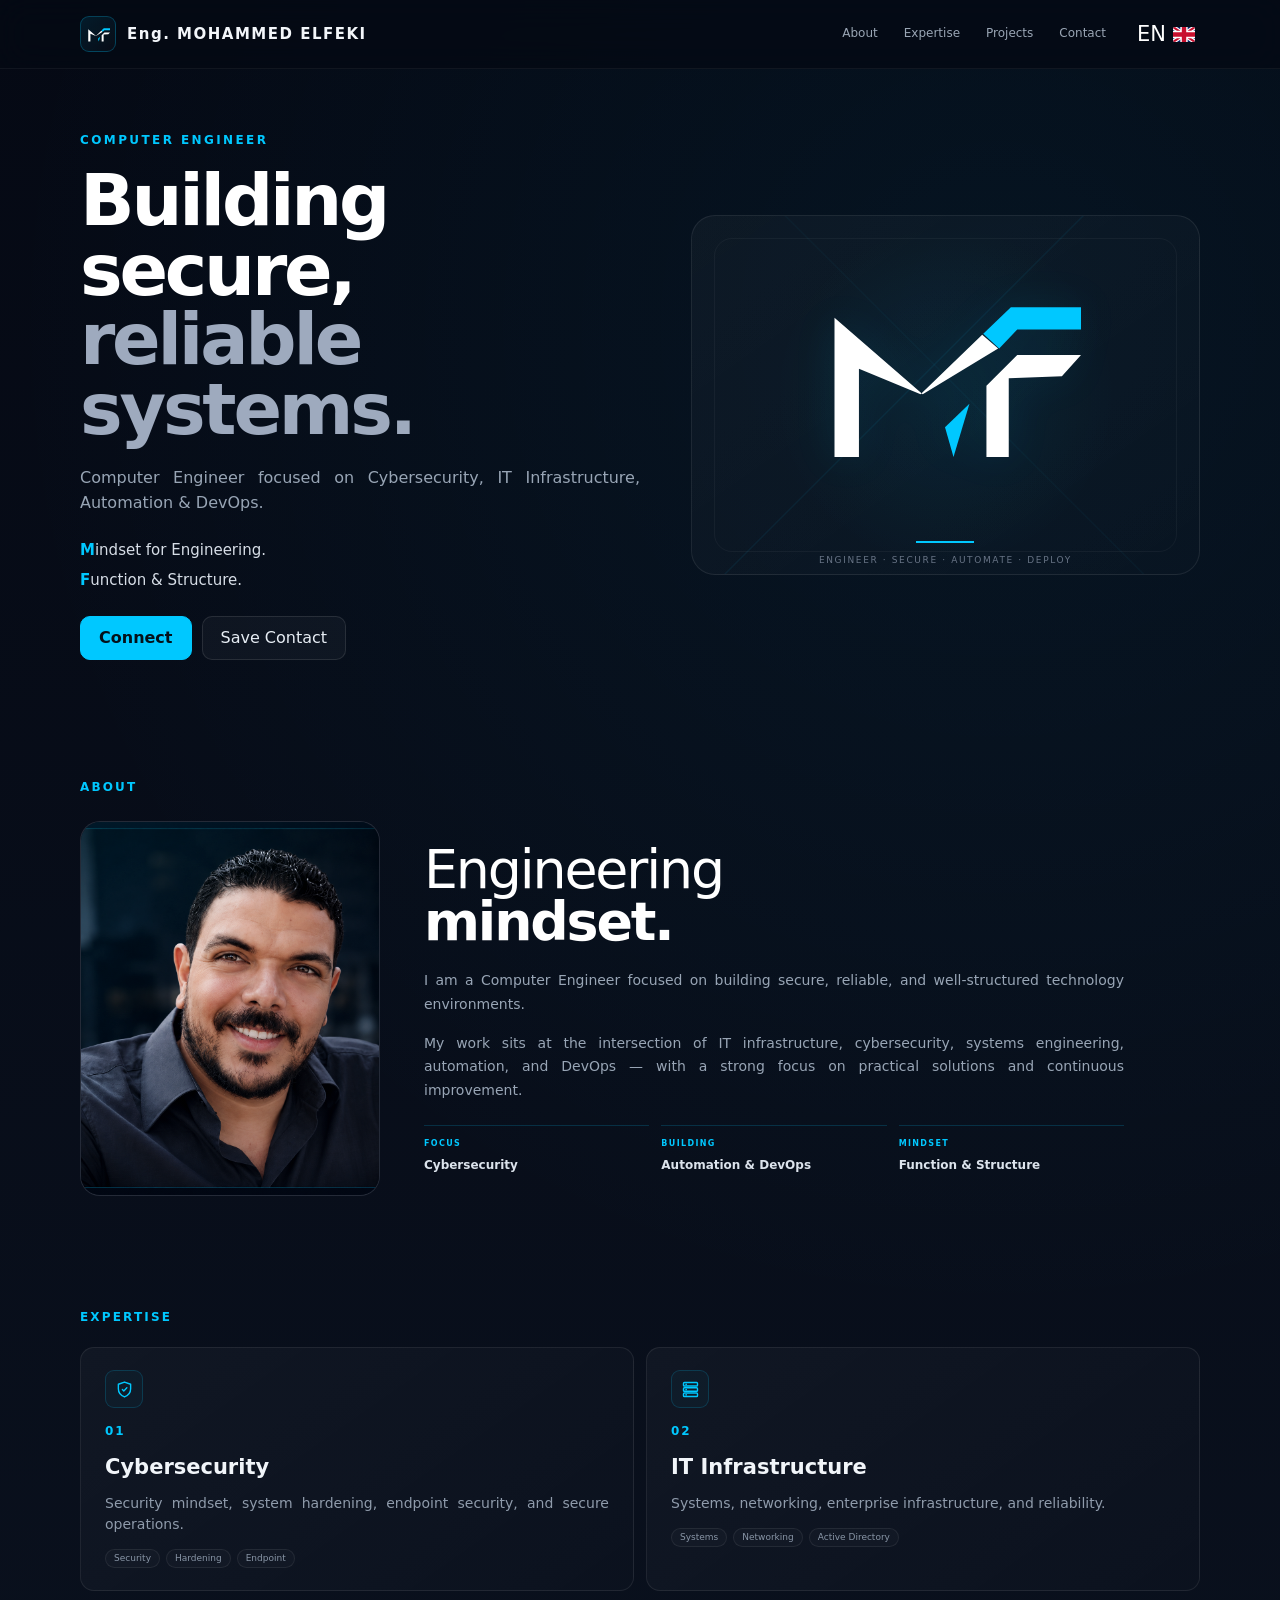
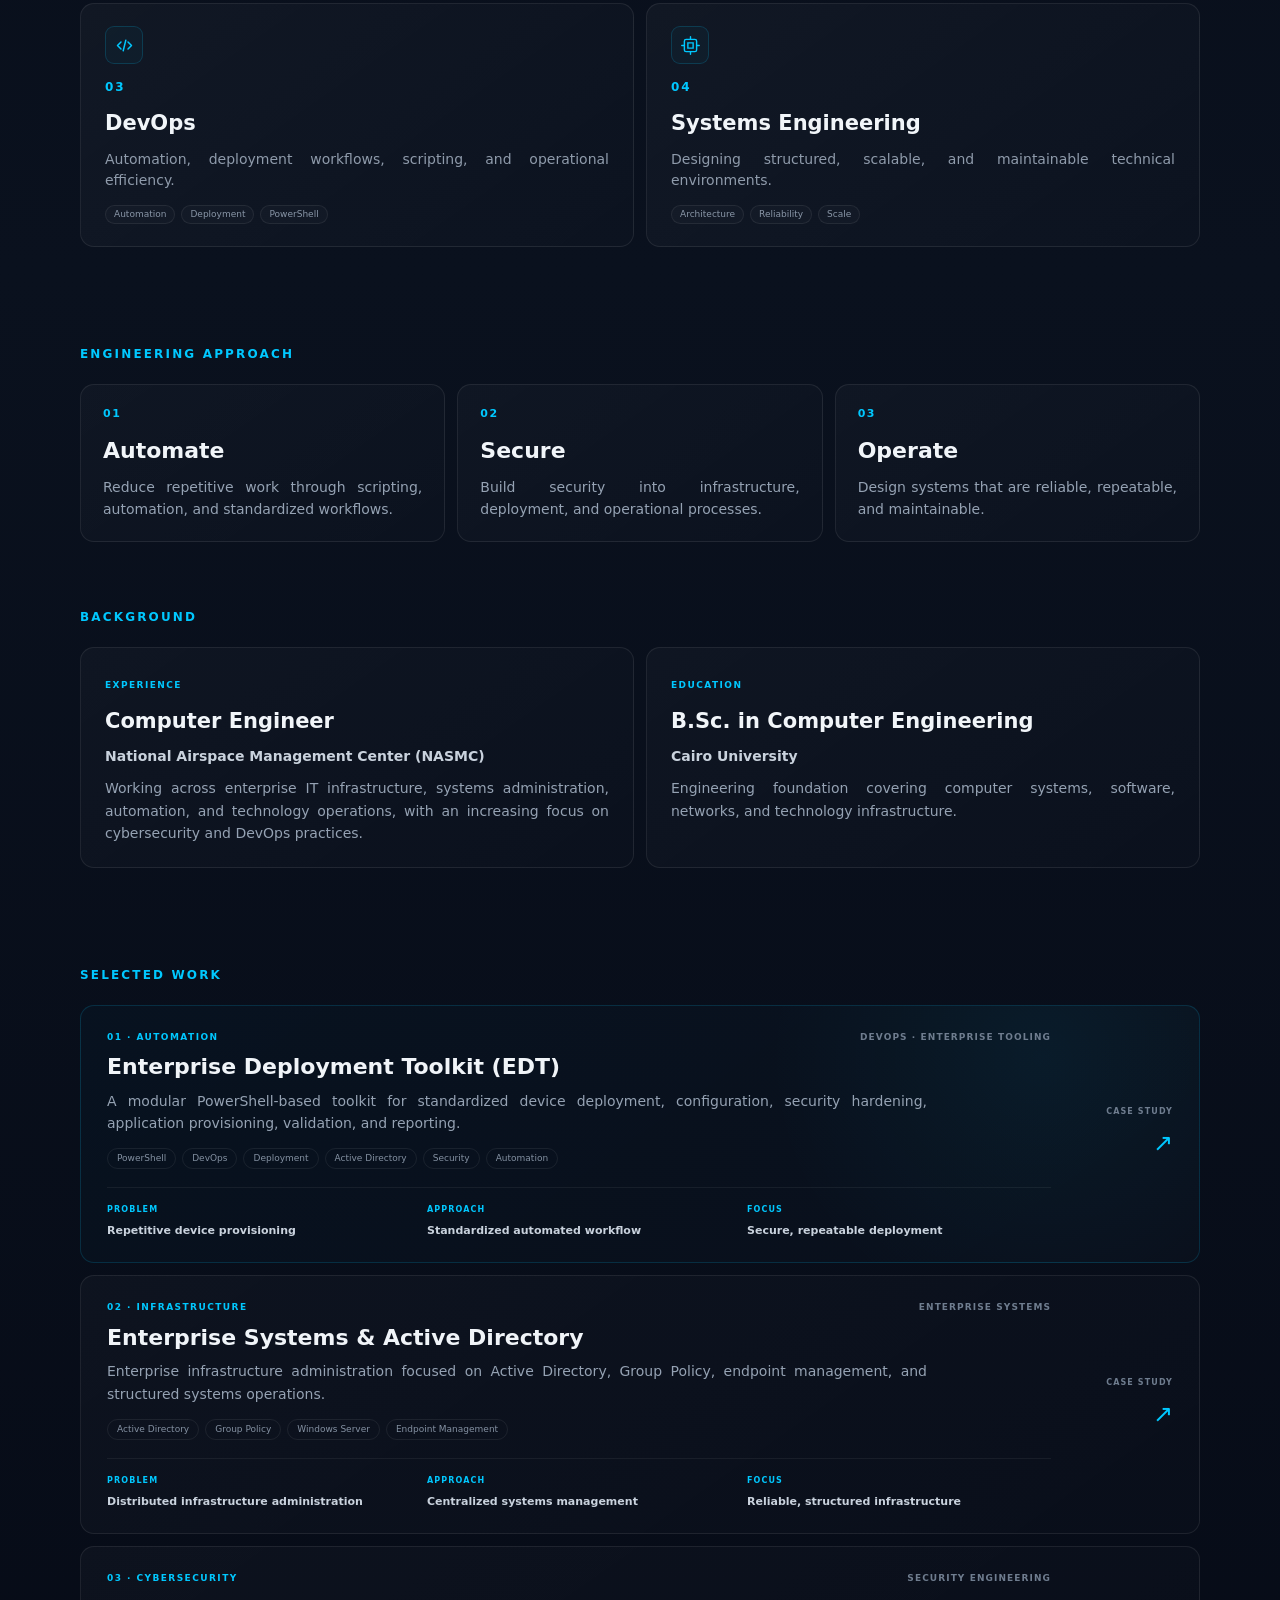
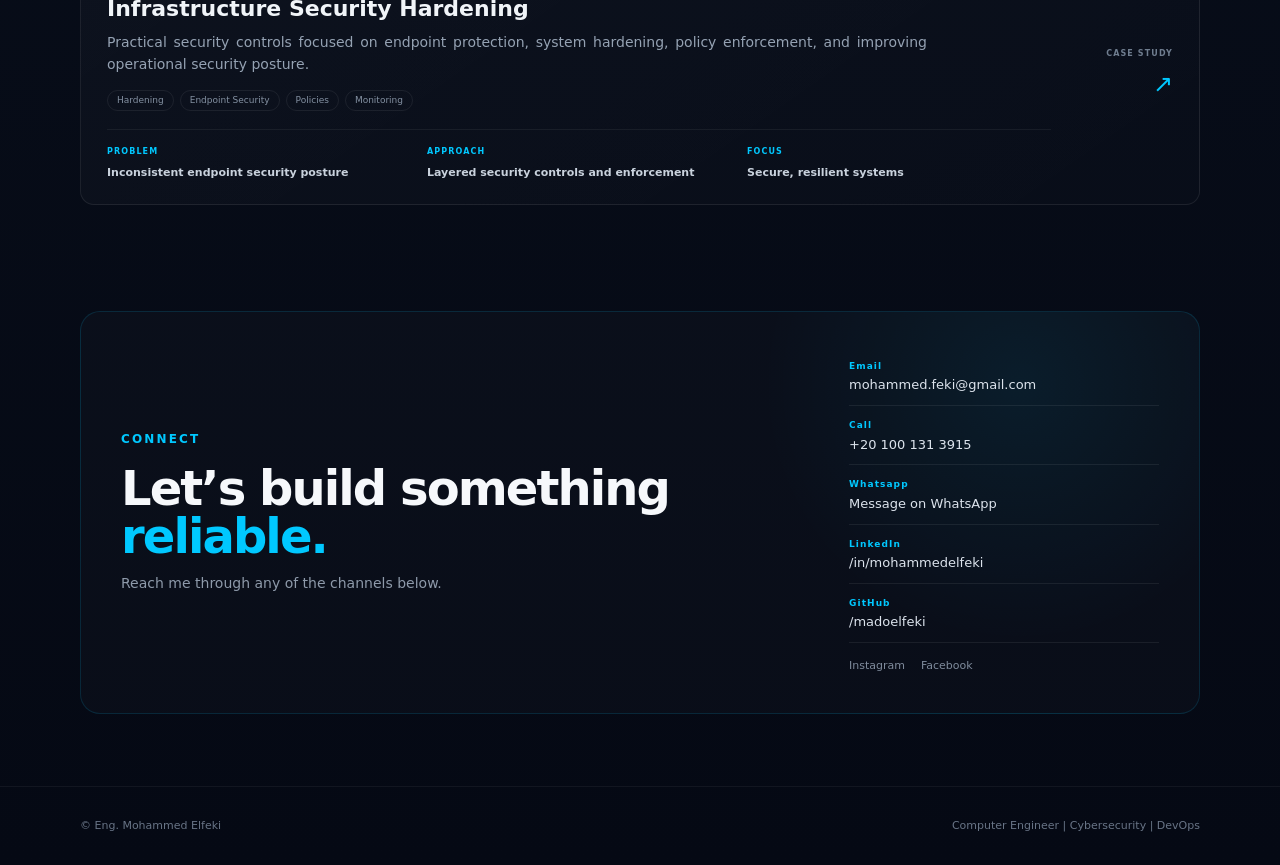
<file: index.html>
<!DOCTYPE html>
<html lang="en">
<head>
    <meta charset="UTF-8">
    <meta name="viewport" content="width=device-width, initial-scale=1.0">

    <link rel="icon" type="image/svg+xml" href="mf-logo.svg">

    <meta name="google-site-verification" content="Sw_f-B2m28lbrQWsnj2xcH6KDdoxzZLN843Z_rtEFqA" />
    
    <!-- Primary SEO -->
    <title>Eng. Mohammed Elfeki | Computer Engineer</title>

    <meta
        name="description"
        content="Eng. Mohammed Elfeki — Computer Engineer specializing in IT Infrastructure, Cybersecurity, Automation and DevOps."
    >

    <meta name="author" content="Mohammed Elfeki">

    <!-- Canonical -->
    <link rel="canonical" href="https://madoelfeki.github.io/">

    <!-- Hreflang -->
    <link rel="alternate" hreflang="en" href="https://madoelfeki.github.io/">
    <link rel="alternate" hreflang="ar" href="https://madoelfeki.github.io/ar/">
    <link rel="alternate" hreflang="fr" href="https://madoelfeki.github.io/fr/">
    <link rel="alternate" hreflang="de" href="https://madoelfeki.github.io/de/">
    <link rel="alternate" hreflang="es" href="https://madoelfeki.github.io/es/">
    <link rel="alternate" hreflang="it" href="https://madoelfeki.github.io/it/">
    <link rel="alternate" hreflang="zh-CN" href="https://madoelfeki.github.io/zh/">
    <link rel="alternate" hreflang="ja" href="https://madoelfeki.github.io/ja/">
    <link rel="alternate" hreflang="x-default" href="https://madoelfeki.github.io/">
    
    <!-- Open Graph -->
    <meta property="og:type" content="profile">
    <meta property="og:title" content="Eng. Mohammed Elfeki | Computer Engineer">
    <meta
        property="og:description"
        content="Computer Engineer | IT Infrastructure · Cybersecurity · Automation · DevOps"
    >
    <meta
        property="og:url"
        content="https://madoelfeki.github.io/"
    >
    <meta property="og:site_name" content="Mohammed Elfeki">
    <meta
        property="og:image"
        content="https://madoelfeki.github.io/mohammed-elfeki.png"
    >

    <!-- Social Preview -->
    <meta name="twitter:card" content="summary_large_image">
    <meta
        name="twitter:title"
        content="Eng. Mohammed Elfeki | Computer Engineer"
    >
    <meta
        name="twitter:description"
        content="Computer Engineer | IT Infrastructure · Cybersecurity · Automation · DevOps"
    >
    <meta
        name="twitter:image"
        content="https://madoelfeki.github.io/mohammed-elfeki.png"
    >

    <!-- Person / Professional Identity -->
    <script type="application/ld+json">
    {
      "@context": "https://schema.org",
      "@type": "Person",
      "@id": "https://madoelfeki.github.io/#person",
      "name": "Mohammed Elfeki",
      "honorificPrefix": "Eng.",
      "url": "https://madoelfeki.github.io/",
      "image": "https://madoelfeki.github.io/mohammed-elfeki.png",
      "jobTitle": "Computer Engineer",
      "description": "Computer Engineer specializing in IT Infrastructure, Cybersecurity, Automation and DevOps.",
      "sameAs": [
        "https://www.linkedin.com/in/mohammedelfeki/",
        "https://github.com/madoelfeki"
      ],
      "knowsAbout": [
        "Computer Engineering",
        "IT Infrastructure",
        "Cybersecurity",
        "Systems Engineering",
        "Automation",
        "DevOps"
      ]
    }
    </script>

    <!-- Profile Page -->
    <script type="application/ld+json">
    {
      "@context": "https://schema.org",
      "@type": "ProfilePage",
      "@id": "https://madoelfeki.github.io/#profile",
      "url": "https://madoelfeki.github.io/",
      "name": "Eng. Mohammed Elfeki | Computer Engineer",
      "mainEntity": {
        "@id": "https://madoelfeki.github.io/#person"
      }
    }
    </script>

    <link rel="stylesheet" href="styles.css">
</head>

<body>

    <header class="site-header">
        <div class="container nav">

            <a href="#" class="brand">
                <span class="brand-mark">
                    <img src="mf-logo.svg" alt="MF">
                </span>

                <span class="brand-name">
                    Eng. MOHAMMED ELFEKI
                </span>
            </a>

            <nav class="nav-links">
                <a href="#about">About</a>
                <a href="#expertise">Expertise</a>
                <a href="#projects">Projects</a>
                <a href="#contact">Contact</a>

                <details class="language-switcher">
    <summary aria-label="Change language">     EN <img src="/flags/gb.svg" class="lang-flag" alt="English"> </summary>

<div class="language-menu">
    <a href="/" class="current">
        <img src="/flags/gb.svg" class="lang-flag" alt="English">
        <b>EN</b>
        <span>English</span>
    </a>

    <a href="/ar/">
        <img src="/flags/eg.svg" class="lang-flag" alt="العربية">
        <b>AR</b>
        <span>العربية</span>
    </a>

    <a href="/fr/">
        <img src="/flags/fr.svg" class="lang-flag" alt="Français">
        <b>FR</b>
        <span>Français</span>
    </a>

    <a href="/de/">
        <img src="/flags/de.svg" class="lang-flag" alt="Deutsch">
        <b>DE</b>
        <span>Deutsch</span>
    </a>

    <a href="/es/">
        <img src="/flags/es.svg" class="lang-flag" alt="Español">
        <b>ES</b>
        <span>Español</span>
    </a>

    <a href="/it/">
        <img src="/flags/it.svg" class="lang-flag" alt="Italiano">
        <b>IT</b>
        <span>Italiano</span>
    </a>

    <a href="/zh/">
        <img src="/flags/cn.svg" class="lang-flag" alt="中文">
        <b>ZH</b>
        <span>中文</span>
    </a>

    <a href="/ja/">
        <img src="/flags/jp.svg" class="lang-flag" alt="日本語">
        <b>JA</b>
        <span>日本語</span>
    </a>
</div>
</details>
</nav>
</div>
</header>     

    <main>

        <!-- HERO -->
        <section class="hero">

            <div class="container hero-grid">

                <div class="hero-content">

                    <div class="eyebrow">
                        COMPUTER ENGINEER
                    </div>

                    <h1>
                        Building secure,
                        <span>reliable systems.</span>
                    </h1>

                    <p class="hero-subtitle">
                        Computer Engineer focused on
                        Cybersecurity, IT Infrastructure,
                        Automation & DevOps.
                    </p>

                    <div class="hero-brand-lines">

                        <div>
                            <strong>M</strong>indset for Engineering.
                        </div>

                        <div>
                            <strong>F</strong>unction & Structure.
                        </div>

                    </div>

                    <div class="hero-actions">

                        <a href="#contact" class="btn btn-primary">
                            Connect
                        </a>

                        <button
                            class="btn btn-secondary"
                            id="save-contact"
                        >
                            Save Contact
                        </button>

                    </div>

                </div>


               <div class="hero-mark">

                    <div class="master-logo">
                        <img
                            src="mf-logo.svg"
                            alt="Eng. Mohammed Elfeki MF Logo"
                        >
                    </div>

                    <div class="hero-line"></div>

                    <p>
                        Engineer · Secure · Automate · Deploy
                    </p>

                </div>

            </div>

        </section>


        <!-- ABOUT -->
        <section id="about" class="section">

            <div class="container">

                <div class="section-label">
                    ABOUT
                </div>

                <div class="about-layout">

    <div class="about-photo">

        <img
            src="mohammed-elfeki.png"
            alt="Eng. Mohammed Elfeki"
        >

    </div>


    <div class="about-content">

        <div class="about-title">
            <span>Engineering</span>
            <strong>mindset.</strong>
        </div>

        <p>
            I am a Computer Engineer focused on building
            secure, reliable, and well-structured technology
            environments.
        </p>

        <p>
            My work sits at the intersection of
            IT infrastructure, cybersecurity,
            systems engineering, automation,
            and DevOps — with a strong focus on
            practical solutions and continuous improvement.
        </p>

        <div class="about-meta">

            <div>
                <span>FOCUS</span>
                <strong>Cybersecurity</strong>
            </div>

            <div>
                <span>BUILDING</span>
                <strong>Automation & DevOps</strong>
            </div>

            <div>
                <span>MINDSET</span>
                <strong>Function & Structure</strong>
            </div>

        </div>

    </div>

</div>

            </div>

        </section>


        <!-- EXPERTISE -->
        <section id="expertise" class="section">

            <div class="container">

                <div class="section-label">
                    EXPERTISE
                </div>

                                <div class="cards">

                    <!-- Cybersecurity -->
                    <article class="card expertise-card">

                        <div class="expertise-icon" aria-hidden="true">
                            <svg viewBox="0 0 24 24" fill="none">
                                <path d="M12 3.5 19 6v5.2c0 4.5-3 7.8-7 9.3-4-1.5-7-4.8-7-9.3V6l7-2.5Z"
                                    stroke="currentColor"
                                    stroke-width="1.6"
                                    stroke-linejoin="round"/>
                                <path d="m9.6 12 1.6 1.6 3.5-3.5"
                                    stroke="currentColor"
                                    stroke-width="1.6"
                                    stroke-linecap="round"
                                    stroke-linejoin="round"/>
                            </svg>
                        </div>

                        <span class="card-number">01</span>

                        <h3>Cybersecurity</h3>

                        <p>
                            Security mindset, system hardening,
                            endpoint security, and secure operations.
                        </p>

                        <div class="expertise-tags">
                            <span>Security</span>
                            <span>Hardening</span>
                            <span>Endpoint</span>
                        </div>

                    </article>


                    <!-- IT Infrastructure -->
                    <article class="card expertise-card">

                        <div class="expertise-icon" aria-hidden="true">
                            <svg viewBox="0 0 24 24" fill="none">
                                <rect x="4" y="4" width="16" height="4"
                                    rx="1"
                                    stroke="currentColor"
                                    stroke-width="1.6"/>
                                <rect x="4" y="10" width="16" height="4"
                                    rx="1"
                                    stroke="currentColor"
                                    stroke-width="1.6"/>
                                <rect x="4" y="16" width="16" height="4"
                                    rx="1"
                                    stroke="currentColor"
                                    stroke-width="1.6"/>
                                <path d="M7 6h.01M7 12h.01M7 18h.01"
                                    stroke="currentColor"
                                    stroke-width="2"
                                    stroke-linecap="round"/>
                            </svg>
                        </div>

                        <span class="card-number">02</span>

                        <h3>IT Infrastructure</h3>

                        <p>
                            Systems, networking, enterprise
                            infrastructure, and reliability.
                        </p>

                        <div class="expertise-tags">
                            <span>Systems</span>
                            <span>Networking</span>
                            <span>Active Directory</span>
                        </div>

                    </article>


                    <!-- DevOps -->
                    <article class="card expertise-card">

                        <div class="expertise-icon" aria-hidden="true">
                            <svg viewBox="0 0 24 24" fill="none">
                                <path d="m8 8-4 4 4 4"
                                    stroke="currentColor"
                                    stroke-width="1.7"
                                    stroke-linecap="round"
                                    stroke-linejoin="round"/>
                                <path d="m16 8 4 4-4 4"
                                    stroke="currentColor"
                                    stroke-width="1.7"
                                    stroke-linecap="round"
                                    stroke-linejoin="round"/>
                                <path d="m13.5 6-3 12"
                                    stroke="currentColor"
                                    stroke-width="1.7"
                                    stroke-linecap="round"/>
                            </svg>
                        </div>

                        <span class="card-number">03</span>

                        <h3>DevOps</h3>

                        <p>
                            Automation, deployment workflows,
                            scripting, and operational efficiency.
                        </p>

                        <div class="expertise-tags">
                            <span>Automation</span>
                            <span>Deployment</span>
                            <span>PowerShell</span>
                        </div>

                    </article>


                    <!-- Systems Engineering -->
                    <article class="card expertise-card">

                        <div class="expertise-icon" aria-hidden="true">
                            <svg viewBox="0 0 24 24" fill="none">
                                <rect x="5" y="5" width="14" height="14"
                                    rx="2"
                                    stroke="currentColor"
                                    stroke-width="1.6"/>
                                <path d="M9 9h6v6H9z"
                                    stroke="currentColor"
                                    stroke-width="1.6"/>
                                <path d="M12 2v3M12 19v3M2 12h3M19 12h3"
                                    stroke="currentColor"
                                    stroke-width="1.6"
                                    stroke-linecap="round"/>
                            </svg>
                        </div>

                        <span class="card-number">04</span>

                        <h3>Systems Engineering</h3>

                        <p>
                            Designing structured, scalable,
                            and maintainable technical environments.
                        </p>

                        <div class="expertise-tags">
                            <span>Architecture</span>
                            <span>Reliability</span>
                            <span>Scale</span>
                        </div>

                    </article>

                </div>
            </div>

        </section>
        

        <!-- ENGINEERING APPROACH -->
<section id="approach" class="section approach-section">

    <div class="container">

        <div class="section-label">
            ENGINEERING APPROACH
        </div>

        <div class="approach-grid">

            <article class="approach-card">
                <span class="approach-number">01</span>

                <h3>Automate</h3>

                <p>
                    Reduce repetitive work through scripting,
                    automation, and standardized workflows.
                </p>
            </article>


            <article class="approach-card">
                <span class="approach-number">02</span>

                <h3>Secure</h3>

                <p>
                    Build security into infrastructure,
                    deployment, and operational processes.
                </p>
            </article>


            <article class="approach-card">
                <span class="approach-number">03</span>

                <h3>Operate</h3>

                <p>
                    Design systems that are reliable,
                    repeatable, and maintainable.
                </p>
            </article>

        </div>

    </div>

</section>

                <!-- EXPERIENCE & EDUCATION -->
<section id="background" class="section background-section">

    <div class="container">

        <div class="section-label">
            BACKGROUND
        </div>

        <div class="background-grid">

            <article class="background-card">

                <span class="background-type">
                    EXPERIENCE
                </span>

                <h3>
                    Computer Engineer
                </h3>

                <p class="background-org">
                    National Airspace Management Center (NASMC)
                </p>

                <p class="background-description">
                    Working across enterprise IT infrastructure,
                    systems administration, automation, and
                    technology operations, with an increasing focus
                    on cybersecurity and DevOps practices.
                </p>

            </article>


            <article class="background-card">

                <span class="background-type">
                    EDUCATION
                </span>

                <h3>
                    B.Sc. in Computer Engineering
                </h3>

                <p class="background-org">
                    Cairo University
                </p>

                <p class="background-description">
                    Engineering foundation covering computer
                    systems, software, networks, and
                    technology infrastructure.
                </p>

            </article>

        </div>

    </div>

</section>
                    <!-- SELECTED WORK -->
            <section id="projects" class="section">

                <div class="container">

                    <div class="section-label">
                        SELECTED WORK
                    </div>

                    <div class="projects">

                        <!-- PROJECT 01 -->
                        <article class="project project-featured">

    <div class="project-main">

        <div class="project-topline">
            <span class="project-type">
                01 · AUTOMATION
            </span>

            <span class="project-status">
                DEVOPS · ENTERPRISE TOOLING
            </span>
        </div>

        <h3>
            Enterprise Deployment Toolkit (EDT)
        </h3>

        <p class="project-summary">
            A modular PowerShell-based toolkit for standardized
            device deployment, configuration, security hardening,
            application provisioning, validation, and reporting.
        </p>

        <div class="project-tags">
            <span>PowerShell</span>
            <span>DevOps</span>
            <span>Deployment</span>
            <span>Active Directory</span>
            <span>Security</span>
            <span>Automation</span>
        </div>

        <div class="project-highlights">

            <div>
                <span>PROBLEM</span>
                <strong>Repetitive device provisioning</strong>
            </div>

            <div>
                <span>APPROACH</span>
                <strong>Standardized automated workflow</strong>
            </div>

            <div>
                <span>FOCUS</span>
                <strong>Secure, repeatable deployment</strong>
            </div>

        </div>

    </div>

    <div class="project-action">
        <span>CASE STUDY</span>
        <strong>↗</strong>
    </div>

</article>


                        <!-- PROJECT 02 -->
                        <article class="project">

    <div class="project-main">

        <div class="project-topline">
            <span class="project-type">
                02 · INFRASTRUCTURE
            </span>

            <span class="project-status">
                ENTERPRISE SYSTEMS
            </span>
        </div>

        <h3>
            Enterprise Systems & Active Directory
        </h3>

        <p class="project-summary">
            Enterprise infrastructure administration focused on
            Active Directory, Group Policy, endpoint management,
            and structured systems operations.
        </p>

        <div class="project-tags">
            <span>Active Directory</span>
            <span>Group Policy</span>
            <span>Windows Server</span>
            <span>Endpoint Management</span>
        </div>

        <div class="project-highlights">

            <div>
                <span>PROBLEM</span>
                <strong>Distributed infrastructure administration</strong>
            </div>

            <div>
                <span>APPROACH</span>
                <strong>Centralized systems management</strong>
            </div>

            <div>
                <span>FOCUS</span>
                <strong>Reliable, structured infrastructure</strong>
            </div>

        </div>

    </div>

    <div class="project-action">
        <span>CASE STUDY</span>
        <strong>↗</strong>
    </div>

</article>


                        <!-- PROJECT 03 -->
                       <article class="project">

    <div class="project-main">

        <div class="project-topline">
            <span class="project-type">
                03 · CYBERSECURITY
            </span>

            <span class="project-status">
                SECURITY ENGINEERING
            </span>
        </div>

        <h3>
            Infrastructure Security Hardening
        </h3>

        <p class="project-summary">
            Practical security controls focused on endpoint
            protection, system hardening, policy enforcement,
            and improving operational security posture.
        </p>

        <div class="project-tags">
            <span>Hardening</span>
            <span>Endpoint Security</span>
            <span>Policies</span>
            <span>Monitoring</span>
        </div>

        <div class="project-highlights">

            <div>
                <span>PROBLEM</span>
                <strong>Inconsistent endpoint security posture</strong>
            </div>

            <div>
                <span>APPROACH</span>
                <strong>Layered security controls and enforcement</strong>
            </div>

            <div>
                <span>FOCUS</span>
                <strong>Secure, resilient systems</strong>
            </div>

        </div>

    </div>

    <div class="project-action">
        <span>CASE STUDY</span>
        <strong>↗</strong>
    </div>

</article>

                    </div>

                </div>

            </section>


        <!-- CONTACT -->
        <section id="contact" class="section contact-section">

            <div class="container contact-box">

                <div>

                    <div class="section-label">
                        CONNECT
                    </div>

                    <h2>
                        Let’s build something
                        <span>reliable.</span>
                    </h2>

                    <p>
                        Reach me through any of the channels below.
                    </p>

                </div>


                <div class="contact-links">

                    <a href="mailto:mohammed.feki@gmail.com">
                        <span>Email</span>
                        mohammed.feki@gmail.com
                    </a>

                    <a href="tel:+201001313915">
                        <span>Call</span>
                        +20 100 131 3915
                    </a>

                    <a href="https://wa.me/201001313915"
                    target="_blank"
                    rel="noopener">
                        <span>Whatsapp</span>
                        Message on WhatsApp
                    </a>

                    <a href="https://www.linkedin.com/in/mohammedelfeki"
                    target="_blank"
                    rel="noopener">
                        <span>LinkedIn</span>
                        /in/mohammedelfeki
                    </a>

                    <a href="https://github.com/madoelfeki"
                    target="_blank"
                    rel="noopener">
                        <span>GitHub</span>
                        /madoelfeki
                    </a>

                    <div class="contact-socials">

                        <a href="https://www.instagram.com/madoelfeki"
                        target="_blank"
                        rel="noopener">
                            Instagram
                        </a>

                        <a href="https://www.facebook.com/mado.feki"
                        target="_blank"
                        rel="noopener">
                            Facebook
                        </a>

                    </div>

                </div>


            </div>

        </section>

    </main>


    <footer>

        <div class="container footer-content">

            <span>
                © <span id="year"></span> Eng. Mohammed Elfeki
            </span>

            <span>
                Computer Engineer | Cybersecurity | DevOps
            </span>

        </div>

    </footer>


    <script src="script.js?v=2"></script>

</body>
</html>
</file>
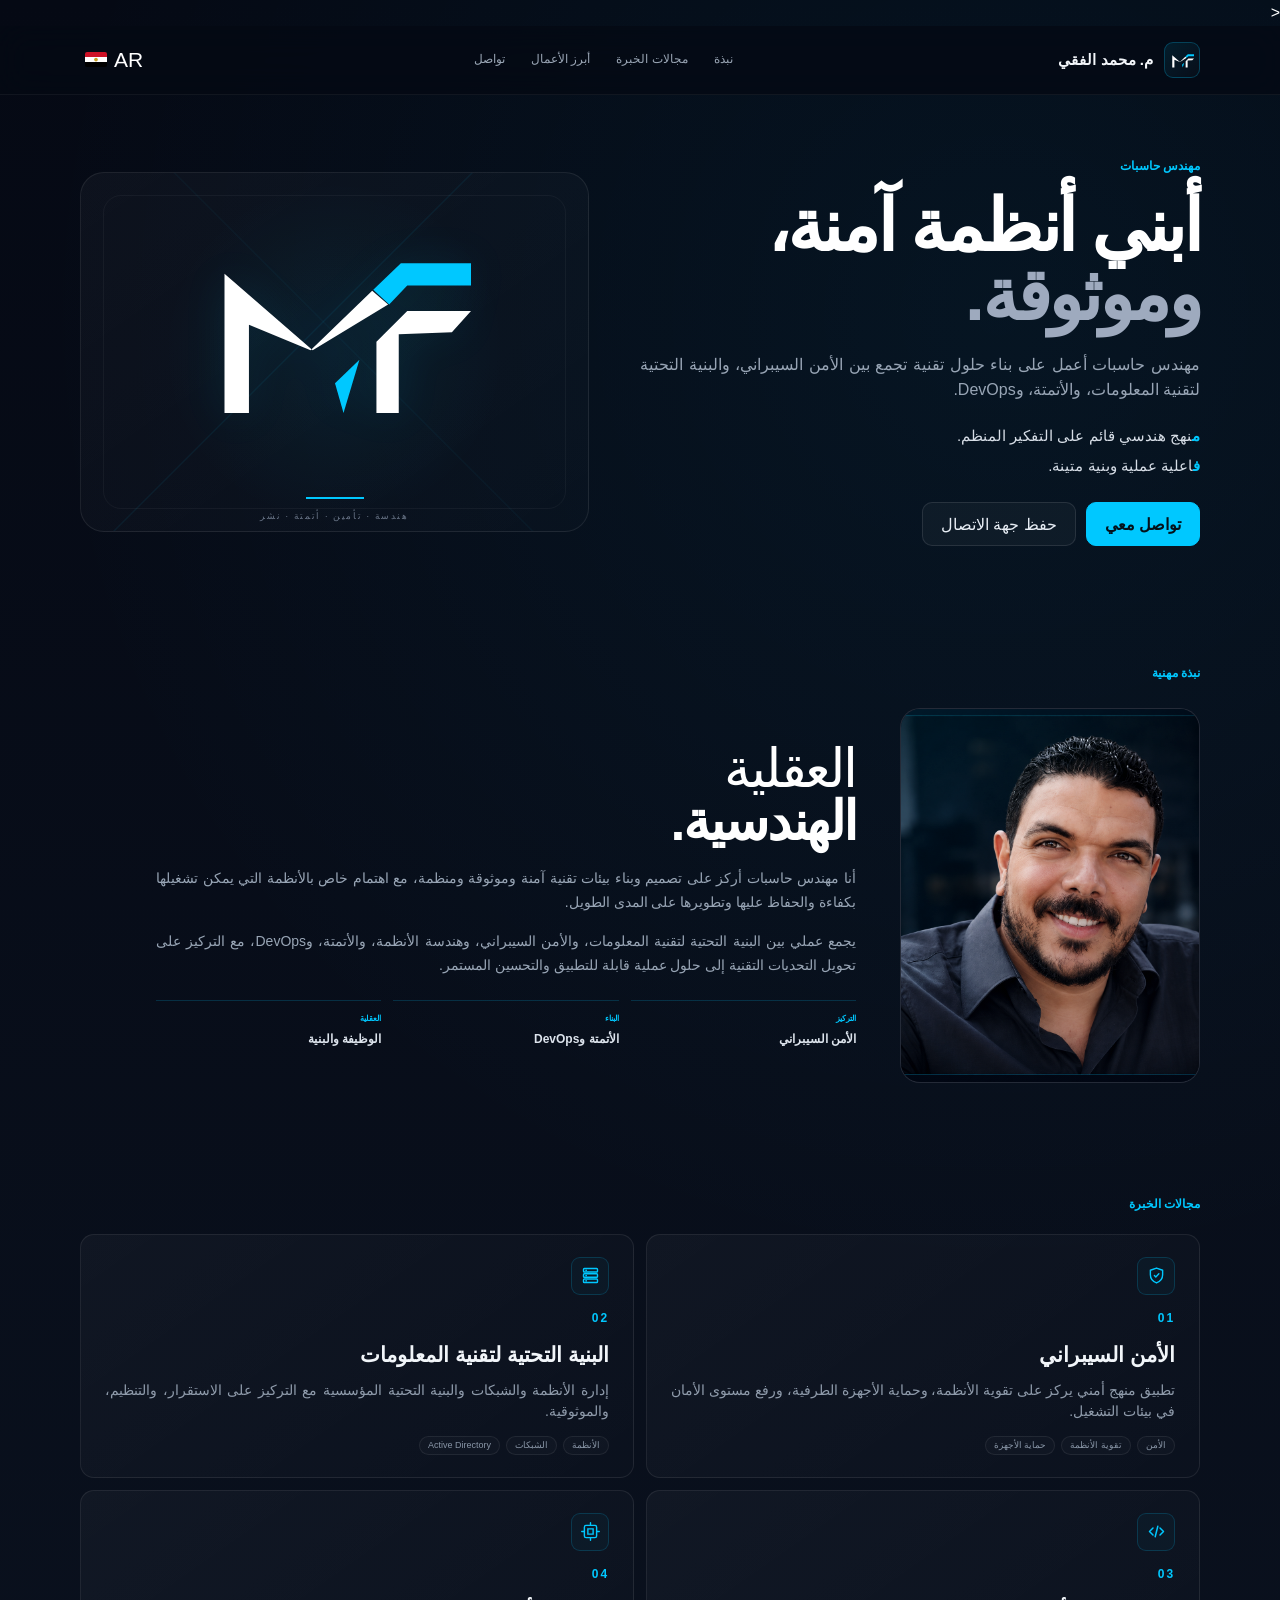
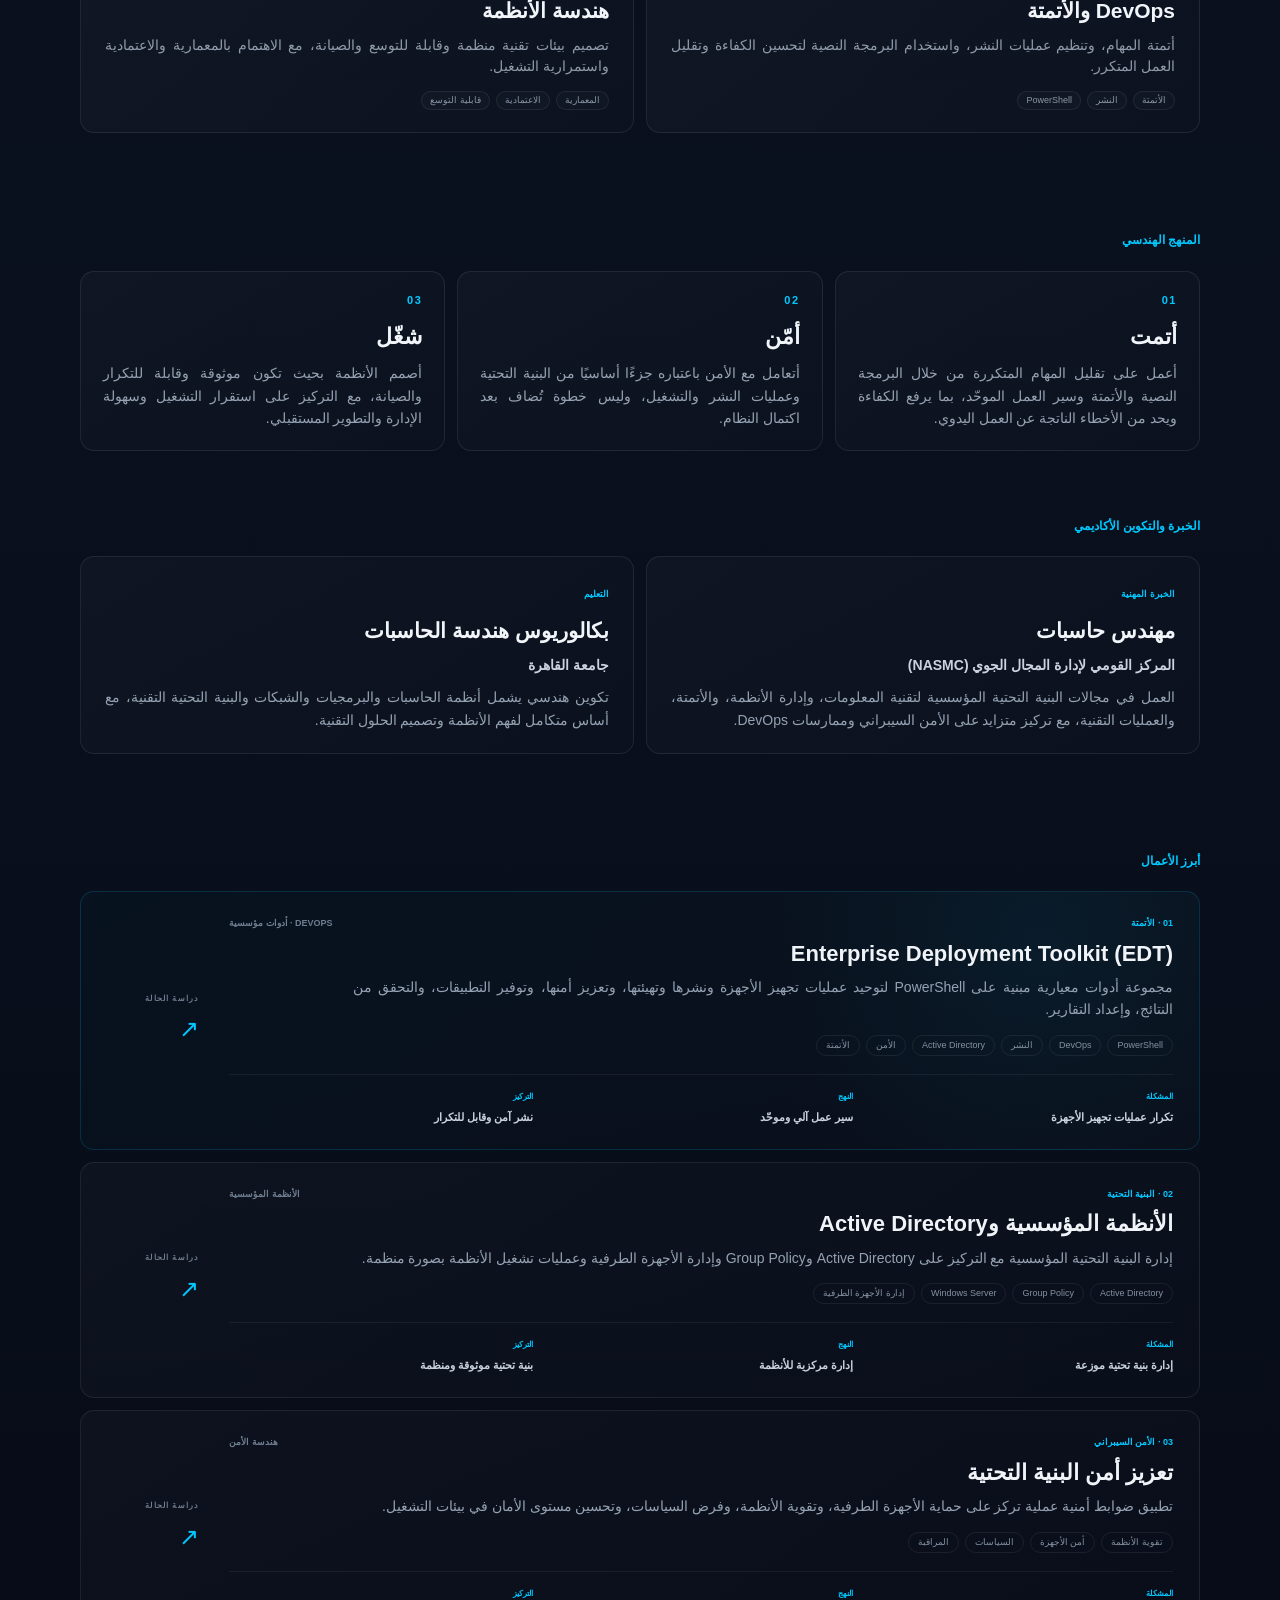
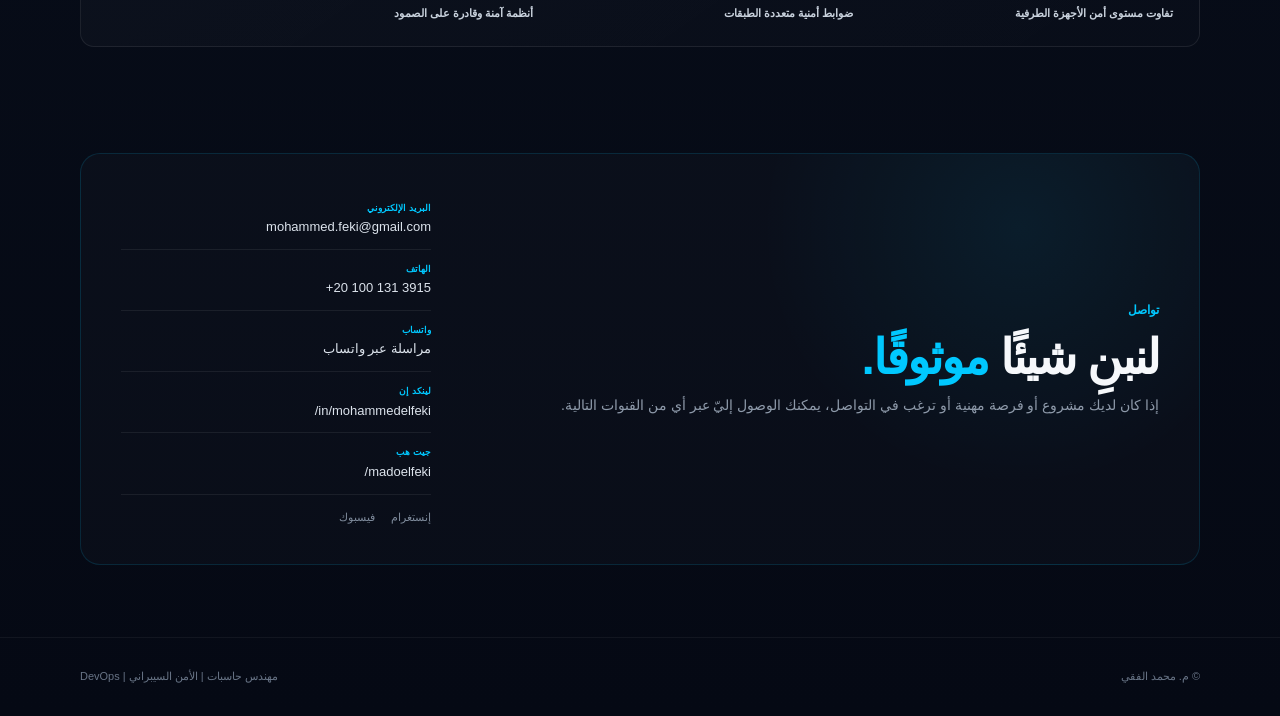
<file: ar/index.html>
<!DOCTYPE html>
<html lang="ar" dir="rtl">
<head>
    <meta charset="UTF-8">
    <meta name="viewport" content="width=device-width, initial-scale=1.0">

    <link rel="icon" type="image/svg+xml" href="../mf-logo.svg">

    <!-- Primary SEO -->
    <title>م. محمد الفقي | مهندس حاسبات</title>

    <meta
        name="description"
        content="م. محمد الفقي — مهندس حاسبات يركز على البنية التحتية لتقنية المعلومات، والأمن السيبراني، والأتمتة، وDevOps."
    >

    <meta name="author" content="Mohammed Elfeki">

    <!-- Canonical -->
    <link
        rel="canonical"
        href="https://madoelfeki.github.io/ar/"
    >

    < <!-- Hreflang -->
    <link rel="alternate" hreflang="en" href="https://madoelfeki.github.io/">
    <link rel="alternate" hreflang="ar" href="https://madoelfeki.github.io/ar/">
    <link rel="alternate" hreflang="fr" href="https://madoelfeki.github.io/fr/">
    <link rel="alternate" hreflang="de" href="https://madoelfeki.github.io/de/">
    <link rel="alternate" hreflang="es" href="https://madoelfeki.github.io/es/">
    <link rel="alternate" hreflang="it" href="https://madoelfeki.github.io/it/">
    <link rel="alternate" hreflang="zh-CN" href="https://madoelfeki.github.io/zh/">
    <link rel="alternate" hreflang="ja" href="https://madoelfeki.github.io/ja/">
    <link rel="alternate" hreflang="x-default" href="https://madoelfeki.github.io/">

    <!-- Open Graph -->
    <meta property="og:type" content="profile">
    <meta property="og:title" content="م. محمد الفقي | مهندس حاسبات">
    <meta
        property="og:description"
        content="مهندس حاسبات يركز على البنية التحتية لتقنية المعلومات، والأمن السيبراني، والأتمتة، وDevOps."
    >
    <meta
        property="og:url"
        content="https://madoelfeki.github.io/ar/"
    >
    <meta property="og:site_name" content="Mohammed Elfeki">
    <meta property="og:locale" content="ar_EG">
    <meta property="og:locale:alternate" content="en_US">
    <meta
        property="og:image"
        content="https://madoelfeki.github.io/mohammed-elfeki.png"
    >

    <!-- Social Preview -->
    <meta name="twitter:card" content="summary_large_image">
    <meta
        name="twitter:title"
        content="م. محمد الفقي | مهندس حاسبات"
    >
    <meta
        name="twitter:description"
        content="مهندس حاسبات يركز على البنية التحتية لتقنية المعلومات، والأمن السيبراني، والأتمتة، وDevOps."
    >
    <meta
        name="twitter:image"
        content="https://madoelfeki.github.io/mohammed-elfeki.png"
    >

    <!-- Person / Professional Identity -->
    <script type="application/ld+json">
    {
      "@context": "https://schema.org",
      "@type": "Person",
      "@id": "https://madoelfeki.github.io/#person",
      "name": "Mohammed Elfeki",
      "honorificPrefix": "Eng.",
      "url": "https://madoelfeki.github.io/ar/",
      "image": "https://madoelfeki.github.io/mohammed-elfeki.png",
      "jobTitle": "Computer Engineer",
      "description": "Computer Engineer focused on IT Infrastructure, Cybersecurity, Automation and DevOps.",
      "sameAs": [
        "https://www.linkedin.com/in/mohammedelfeki/",
        "https://github.com/madoelfeki"
      ],
      "knowsAbout": [
        "Computer Engineering",
        "IT Infrastructure",
        "Cybersecurity",
        "Systems Engineering",
        "Automation",
        "DevOps"
      ]
    }
    </script>

    <!-- Profile Page -->
    <script type="application/ld+json">
    {
      "@context": "https://schema.org",
      "@type": "ProfilePage",
      "@id": "https://madoelfeki.github.io/ar/#profile",
      "url": "https://madoelfeki.github.io/ar/",
      "name": "م. محمد الفقي | مهندس حاسبات",
      "inLanguage": "ar",
      "mainEntity": {
        "@id": "https://madoelfeki.github.io/#person"
      }
    }
    </script>

    <!-- Shared stylesheet -->
    <link rel="stylesheet" href="../styles.css">
</head>

<body>

    <header class="site-header">
        <div class="container nav">

            <a href="#top" class="brand" aria-label="الصفحة الرئيسية">
                <span class="brand-mark">
                    <img src="../mf-logo.svg" alt="شعار MF">
                </span>

                <span class="brand-name">
                    م. محمد الفقي
                </span>
            </a>

            <nav class="nav-links" aria-label="التنقل الرئيسي">
                <a href="#about">نبذة</a>
                <a href="#expertise">مجالات الخبرة</a>
                <a href="#projects">أبرز الأعمال</a>
                <a href="#contact">تواصل</a>
            </nav>
<details class="language-switcher">
    <summary aria-label="تغيير اللغة">     AR <img src="/flags/eg.svg" class="lang-flag" alt="العربية"> </summary>

    <div class="language-menu">
    <a href="/"><img src="/flags/gb.svg" class="lang-flag" alt="English"><b>EN</b><span>English</span></a>
    <a href="/ar/" class="current"><img src="/flags/eg.svg" class="lang-flag" alt="العربية"><b>AR</b><span>العربية</span></a>
    <a href="/fr/"><img src="/flags/fr.svg" class="lang-flag" alt="Français"><b>FR</b><span>Français</span></a>
    <a href="/de/"><img src="/flags/de.svg" class="lang-flag" alt="Deutsch"><b>DE</b><span>Deutsch</span></a>
    <a href="/es/"><img src="/flags/es.svg" class="lang-flag" alt="Español"><b>ES</b><span>Español</span></a>
    <a href="/it/"><img src="/flags/it.svg" class="lang-flag" alt="Italiano"><b>IT</b><span>Italiano</span></a>
    <a href="/zh/"><img src="/flags/cn.svg" class="lang-flag" alt="中文"><b>ZH</b><span>中文</span></a>
    <a href="/ja/"><img src="/flags/jp.svg" class="lang-flag" alt="日本語"><b>JA</b><span>日本語</span></a>
</div>
</details>
        </div>
    </header>


    <main id="top">

        <!-- HERO -->
        <section class="hero">

            <div class="container hero-grid">

                <div class="hero-content">

                    <div class="eyebrow">
                        مهندس حاسبات
                    </div>

                    <h1>
                        أبني أنظمة آمنة،
                        <span>وموثوقة.</span>
                    </h1>

                    <p class="hero-subtitle">
                        مهندس حاسبات أعمل على بناء حلول تقنية تجمع بين
                        الأمن السيبراني، والبنية التحتية لتقنية المعلومات،
                        والأتمتة، وDevOps.
                    </p>

                    <div class="hero-brand-lines">

                        <div>
                            <strong>م</strong>نهج هندسي قائم على التفكير المنظم.
                        </div>

                        <div>
                            <strong>ف</strong>اعلية عملية وبنية متينة.
                        </div>

                    </div>

                    <div class="hero-actions">

                        <a href="#contact" class="btn btn-primary">
                            تواصل معي
                        </a>

                        <button
                            class="btn btn-secondary"
                            id="save-contact"
                        >
                            حفظ جهة الاتصال
                        </button>

                    </div>

                </div>


                <div class="hero-mark">

                    <div class="master-logo">
                        <img
                            src="../mf-logo.svg"
                            alt="شعار MF للمهندس محمد الفقي"
                        >
                    </div>

                    <div class="hero-line"></div>

                    <p>
                        هندسة · تأمين · أتمتة · نشر
                    </p>

                </div>

            </div>

        </section>


        <!-- ABOUT -->
        <section id="about" class="section">

            <div class="container">

                <div class="section-label">
                    نبذة مهنية
                </div>

                <div class="about-layout">

                    <div class="about-photo">

                        <img
                            src="../mohammed-elfeki.png"
                            alt="م. محمد الفقي — مهندس حاسبات"
                        >

                    </div>


                    <div class="about-content">

                        <div class="about-title">
                            <span>العقلية</span>
                            <strong>الهندسية.</strong>
                        </div>

                        <p>
                            أنا مهندس حاسبات أركز على تصميم وبناء بيئات تقنية
                            آمنة وموثوقة ومنظمة، مع اهتمام خاص بالأنظمة
                            التي يمكن تشغيلها بكفاءة والحفاظ عليها وتطويرها
                            على المدى الطويل.
                        </p>

                        <p>
                            يجمع عملي بين البنية التحتية لتقنية المعلومات،
                            والأمن السيبراني، وهندسة الأنظمة، والأتمتة، وDevOps،
                            مع التركيز على تحويل التحديات التقنية إلى حلول
                            عملية قابلة للتطبيق والتحسين المستمر.
                        </p>

                        <div class="about-meta">

                            <div>
                                <span>التركيز</span>
                                <strong>الأمن السيبراني</strong>
                            </div>

                            <div>
                                <span>البناء</span>
                                <strong>الأتمتة وDevOps</strong>
                            </div>

                            <div>
                                <span>العقلية</span>
                                <strong>الوظيفة والبنية</strong>
                            </div>

                        </div>

                    </div>

                </div>

            </div>

        </section>


        <!-- EXPERTISE -->
        <section id="expertise" class="section">

            <div class="container">

                <div class="section-label">
                    مجالات الخبرة
                </div>

                <div class="cards">

                    <!-- Cybersecurity -->
                    <article class="card expertise-card">

                        <div class="expertise-icon" aria-hidden="true">
                            <svg viewBox="0 0 24 24" fill="none">
                                <path d="M12 3.5 19 6v5.2c0 4.5-3 7.8-7 9.3-4-1.5-7-4.8-7-9.3V6l7-2.5Z"
                                    stroke="currentColor"
                                    stroke-width="1.6"
                                    stroke-linejoin="round"/>
                                <path d="m9.6 12 1.6 1.6 3.5-3.5"
                                    stroke="currentColor"
                                    stroke-width="1.6"
                                    stroke-linecap="round"
                                    stroke-linejoin="round"/>
                            </svg>
                        </div>

                        <span class="card-number">01</span>

                        <h3>الأمن السيبراني</h3>

                        <p>
                            تطبيق منهج أمني يركز على تقوية الأنظمة،
                            وحماية الأجهزة الطرفية، ورفع مستوى الأمان
                            في بيئات التشغيل.
                        </p>

                        <div class="expertise-tags">
                            <span>الأمن</span>
                            <span>تقوية الأنظمة</span>
                            <span>حماية الأجهزة</span>
                        </div>

                    </article>


                    <!-- IT Infrastructure -->
                    <article class="card expertise-card">

                        <div class="expertise-icon" aria-hidden="true">
                            <svg viewBox="0 0 24 24" fill="none">
                                <rect x="4" y="4" width="16" height="4"
                                    rx="1"
                                    stroke="currentColor"
                                    stroke-width="1.6"/>
                                <rect x="4" y="10" width="16" height="4"
                                    rx="1"
                                    stroke="currentColor"
                                    stroke-width="1.6"/>
                                <rect x="4" y="16" width="16" height="4"
                                    rx="1"
                                    stroke="currentColor"
                                    stroke-width="1.6"/>
                                <path d="M7 6h.01M7 12h.01M7 18h.01"
                                    stroke="currentColor"
                                    stroke-width="2"
                                    stroke-linecap="round"/>
                            </svg>
                        </div>

                        <span class="card-number">02</span>

                        <h3>البنية التحتية لتقنية المعلومات</h3>

                        <p>
                            إدارة الأنظمة والشبكات والبنية التحتية المؤسسية
                            مع التركيز على الاستقرار، والتنظيم، والموثوقية.
                        </p>

                        <div class="expertise-tags">
                            <span>الأنظمة</span>
                            <span>الشبكات</span>
                            <span>Active Directory</span>
                        </div>

                    </article>


                    <!-- DevOps -->
                    <article class="card expertise-card">

                        <div class="expertise-icon" aria-hidden="true">
                            <svg viewBox="0 0 24 24" fill="none">
                                <path d="m8 8-4 4 4 4"
                                    stroke="currentColor"
                                    stroke-width="1.7"
                                    stroke-linecap="round"
                                    stroke-linejoin="round"/>
                                <path d="m16 8 4 4-4 4"
                                    stroke="currentColor"
                                    stroke-width="1.7"
                                    stroke-linecap="round"
                                    stroke-linejoin="round"/>
                                <path d="m13.5 6-3 12"
                                    stroke="currentColor"
                                    stroke-width="1.7"
                                    stroke-linecap="round"/>
                            </svg>
                        </div>

                        <span class="card-number">03</span>

                        <h3>DevOps والأتمتة</h3>

                        <p>
                            أتمتة المهام، وتنظيم عمليات النشر،
                            واستخدام البرمجة النصية لتحسين الكفاءة
                            وتقليل العمل المتكرر.
                        </p>

                        <div class="expertise-tags">
                            <span>الأتمتة</span>
                            <span>النشر</span>
                            <span>PowerShell</span>
                        </div>

                    </article>


                    <!-- Systems Engineering -->
                    <article class="card expertise-card">

                        <div class="expertise-icon" aria-hidden="true">
                            <svg viewBox="0 0 24 24" fill="none">
                                <rect x="5" y="5" width="14" height="14"
                                    rx="2"
                                    stroke="currentColor"
                                    stroke-width="1.6"/>
                                <path d="M9 9h6v6H9z"
                                    stroke="currentColor"
                                    stroke-width="1.6"/>
                                <path d="M12 2v3M12 19v3M2 12h3M19 12h3"
                                    stroke="currentColor"
                                    stroke-width="1.6"
                                    stroke-linecap="round"/>
                            </svg>
                        </div>

                        <span class="card-number">04</span>

                        <h3>هندسة الأنظمة</h3>

                        <p>
                            تصميم بيئات تقنية منظمة وقابلة للتوسع والصيانة،
                            مع الاهتمام بالمعمارية والاعتمادية واستمرارية التشغيل.
                        </p>

                        <div class="expertise-tags">
                            <span>المعمارية</span>
                            <span>الاعتمادية</span>
                            <span>قابلية التوسع</span>
                        </div>

                    </article>

                </div>

            </div>

        </section>


        <!-- ENGINEERING APPROACH -->
        <section id="approach" class="section approach-section">

            <div class="container">

                <div class="section-label">
                    المنهج الهندسي
                </div>

                <div class="approach-grid">

                    <article class="approach-card">
                        <span class="approach-number">01</span>

                        <h3>أتمت</h3>

                        <p>
                            أعمل على تقليل المهام المتكررة من خلال البرمجة
                            النصية والأتمتة وسير العمل الموحّد، بما يرفع
                            الكفاءة ويحد من الأخطاء الناتجة عن العمل اليدوي.
                        </p>
                    </article>


                    <article class="approach-card">
                        <span class="approach-number">02</span>

                        <h3>أمّن</h3>

                        <p>
                            أتعامل مع الأمن باعتباره جزءًا أساسيًا من البنية
                            التحتية وعمليات النشر والتشغيل، وليس خطوة تُضاف
                            بعد اكتمال النظام.
                        </p>
                    </article>


                    <article class="approach-card">
                        <span class="approach-number">03</span>

                        <h3>شغّل</h3>

                        <p>
                            أصمم الأنظمة بحيث تكون موثوقة وقابلة للتكرار
                            والصيانة، مع التركيز على استقرار التشغيل وسهولة
                            الإدارة والتطوير المستقبلي.
                        </p>
                    </article>

                </div>

            </div>

        </section>


        <!-- EXPERIENCE & EDUCATION -->
        <section id="background" class="section background-section">

            <div class="container">

                <div class="section-label">
                    الخبرة والتكوين الأكاديمي
                </div>

                <div class="background-grid">

                    <article class="background-card">

                        <span class="background-type">
                            الخبرة المهنية
                        </span>

                        <h3>
                            مهندس حاسبات
                        </h3>

                        <p class="background-org">
                            المركز القومي لإدارة المجال الجوي (NASMC)
                        </p>

                        <p class="background-description">
                            العمل في مجالات البنية التحتية المؤسسية لتقنية
                            المعلومات، وإدارة الأنظمة، والأتمتة، والعمليات
                            التقنية، مع تركيز متزايد على الأمن السيبراني
                            وممارسات DevOps.
                        </p>

                    </article>


                    <article class="background-card">

                        <span class="background-type">
                            التعليم
                        </span>

                        <h3>
                            بكالوريوس هندسة الحاسبات
                        </h3>

                        <p class="background-org">
                            جامعة القاهرة
                        </p>

                        <p class="background-description">
                            تكوين هندسي يشمل أنظمة الحاسبات والبرمجيات
                            والشبكات والبنية التحتية التقنية، مع أساس
                            متكامل لفهم الأنظمة وتصميم الحلول التقنية.
                        </p>

                    </article>

                </div>

            </div>

        </section>


        <!-- SELECTED WORK -->
        <section id="projects" class="section">

            <div class="container">

                <div class="section-label">
                    أبرز الأعمال
                </div>

                <div class="projects">

                    <!-- PROJECT 01 -->
                    <article class="project project-featured">

                        <div class="project-main">

                            <div class="project-topline">
                                <span class="project-type">
                                    01 · الأتمتة
                                </span>

                                <span class="project-status">
                                    DEVOPS · أدوات مؤسسية
                                </span>
                            </div>

                            <h3>
                                Enterprise Deployment Toolkit (EDT)
                            </h3>

                            <p class="project-summary">
                                مجموعة أدوات معيارية مبنية على PowerShell لتوحيد
                                عمليات تجهيز الأجهزة ونشرها وتهيئتها، وتعزيز أمنها،
                                وتوفير التطبيقات، والتحقق من النتائج، وإعداد التقارير.
                            </p>

                            <div class="project-tags">
                                <span>PowerShell</span>
                                <span>DevOps</span>
                                <span>النشر</span>
                                <span>Active Directory</span>
                                <span>الأمن</span>
                                <span>الأتمتة</span>
                            </div>

                            <div class="project-highlights">

                                <div>
                                    <span>المشكلة</span>
                                    <strong>تكرار عمليات تجهيز الأجهزة</strong>
                                </div>

                                <div>
                                    <span>النهج</span>
                                    <strong>سير عمل آلي وموحّد</strong>
                                </div>

                                <div>
                                    <span>التركيز</span>
                                    <strong>نشر آمن وقابل للتكرار</strong>
                                </div>

                            </div>

                        </div>

                        <div class="project-action">
                            <span>دراسة الحالة</span>
                            <strong>↗</strong>
                        </div>

                    </article>


                    <!-- PROJECT 02 -->
                    <article class="project">

                        <div class="project-main">

                            <div class="project-topline">
                                <span class="project-type">
                                    02 · البنية التحتية
                                </span>

                                <span class="project-status">
                                    الأنظمة المؤسسية
                                </span>
                            </div>

                            <h3>
                                الأنظمة المؤسسية وActive Directory
                            </h3>

                            <p class="project-summary">
                                إدارة البنية التحتية المؤسسية مع التركيز على
                                Active Directory وGroup Policy وإدارة الأجهزة
                                الطرفية وعمليات تشغيل الأنظمة بصورة منظمة.
                            </p>

                            <div class="project-tags">
                                <span>Active Directory</span>
                                <span>Group Policy</span>
                                <span>Windows Server</span>
                                <span>إدارة الأجهزة الطرفية</span>
                            </div>

                            <div class="project-highlights">

                                <div>
                                    <span>المشكلة</span>
                                    <strong>إدارة بنية تحتية موزعة</strong>
                                </div>

                                <div>
                                    <span>النهج</span>
                                    <strong>إدارة مركزية للأنظمة</strong>
                                </div>

                                <div>
                                    <span>التركيز</span>
                                    <strong>بنية تحتية موثوقة ومنظمة</strong>
                                </div>

                            </div>

                        </div>

                        <div class="project-action">
                            <span>دراسة الحالة</span>
                            <strong>↗</strong>
                        </div>

                    </article>


                    <!-- PROJECT 03 -->
                    <article class="project">

                        <div class="project-main">

                            <div class="project-topline">
                                <span class="project-type">
                                    03 · الأمن السيبراني
                                </span>

                                <span class="project-status">
                                    هندسة الأمن
                                </span>
                            </div>

                            <h3>
                                تعزيز أمن البنية التحتية
                            </h3>

                            <p class="project-summary">
                                تطبيق ضوابط أمنية عملية تركز على حماية الأجهزة
                                الطرفية، وتقوية الأنظمة، وفرض السياسات، وتحسين
                                مستوى الأمان في بيئات التشغيل.
                            </p>

                            <div class="project-tags">
                                <span>تقوية الأنظمة</span>
                                <span>أمن الأجهزة</span>
                                <span>السياسات</span>
                                <span>المراقبة</span>
                            </div>

                            <div class="project-highlights">

                                <div>
                                    <span>المشكلة</span>
                                    <strong>تفاوت مستوى أمن الأجهزة الطرفية</strong>
                                </div>

                                <div>
                                    <span>النهج</span>
                                    <strong>ضوابط أمنية متعددة الطبقات</strong>
                                </div>

                                <div>
                                    <span>التركيز</span>
                                    <strong>أنظمة آمنة وقادرة على الصمود</strong>
                                </div>

                            </div>

                        </div>

                        <div class="project-action">
                            <span>دراسة الحالة</span>
                            <strong>↗</strong>
                        </div>

                    </article>

                </div>

            </div>

        </section>


        <!-- CONTACT -->
        <section id="contact" class="section contact-section">

            <div class="container contact-box">

                <div>

                    <div class="section-label">
                        تواصل
                    </div>

                    <h2>
                        لنبنِ شيئًا
                        <span>موثوقًا.</span>
                    </h2>

                    <p>
                        إذا كان لديك مشروع أو فرصة مهنية أو ترغب في التواصل،
                        يمكنك الوصول إليّ عبر أي من القنوات التالية.
                    </p>

                </div>


                <div class="contact-links">

    <a href="mailto:mohammed.feki@gmail.com">
        <span>البريد الإلكتروني</span>
        <span class="contact-value" dir="ltr">
            mohammed.feki@gmail.com
        </span>
    </a>

    <a href="tel:+201001313915">
        <span>الهاتف</span>
        <span class="contact-value" dir="ltr">
            +20 100 131 3915
        </span>
    </a>

    <a
        href="https://wa.me/201001313915"
        target="_blank"
        rel="noopener"
    >
        <span>واتساب</span>
        <span class="contact-value">
            مراسلة عبر واتساب
        </span>
    </a>

    <a
        href="https://www.linkedin.com/in/mohammedelfeki"
        target="_blank"
        rel="noopener"
    >
        <span>لينكد إن</span>
        <span class="contact-value" dir="ltr">
            /in/mohammedelfeki
        </span>
    </a>

    <a
        href="https://github.com/madoelfeki"
        target="_blank"
        rel="noopener"
    >
        <span>جيت هب</span>
        <span class="contact-value" dir="ltr">
            /madoelfeki
        </span>
    </a>

    <div class="contact-socials">

        <a
            href="https://www.instagram.com/madoelfeki"
            target="_blank"
            rel="noopener"
        >
            إنستغرام
        </a>

        <a
            href="https://www.facebook.com/mado.feki"
            target="_blank"
            rel="noopener"
        >
            فيسبوك
        </a>

    </div>

</div>
            </div>

        </section>

    </main>


    <footer>

        <div class="container footer-content">

            <span>
                © <span id="year"></span> م. محمد الفقي
            </span>

            <span>
                مهندس حاسبات | الأمن السيبراني | DevOps
            </span>

        </div>

    </footer>


    <!-- Shared script -->
    <script src="../script.js?v=2"></script>

</body>
</html>
</file>
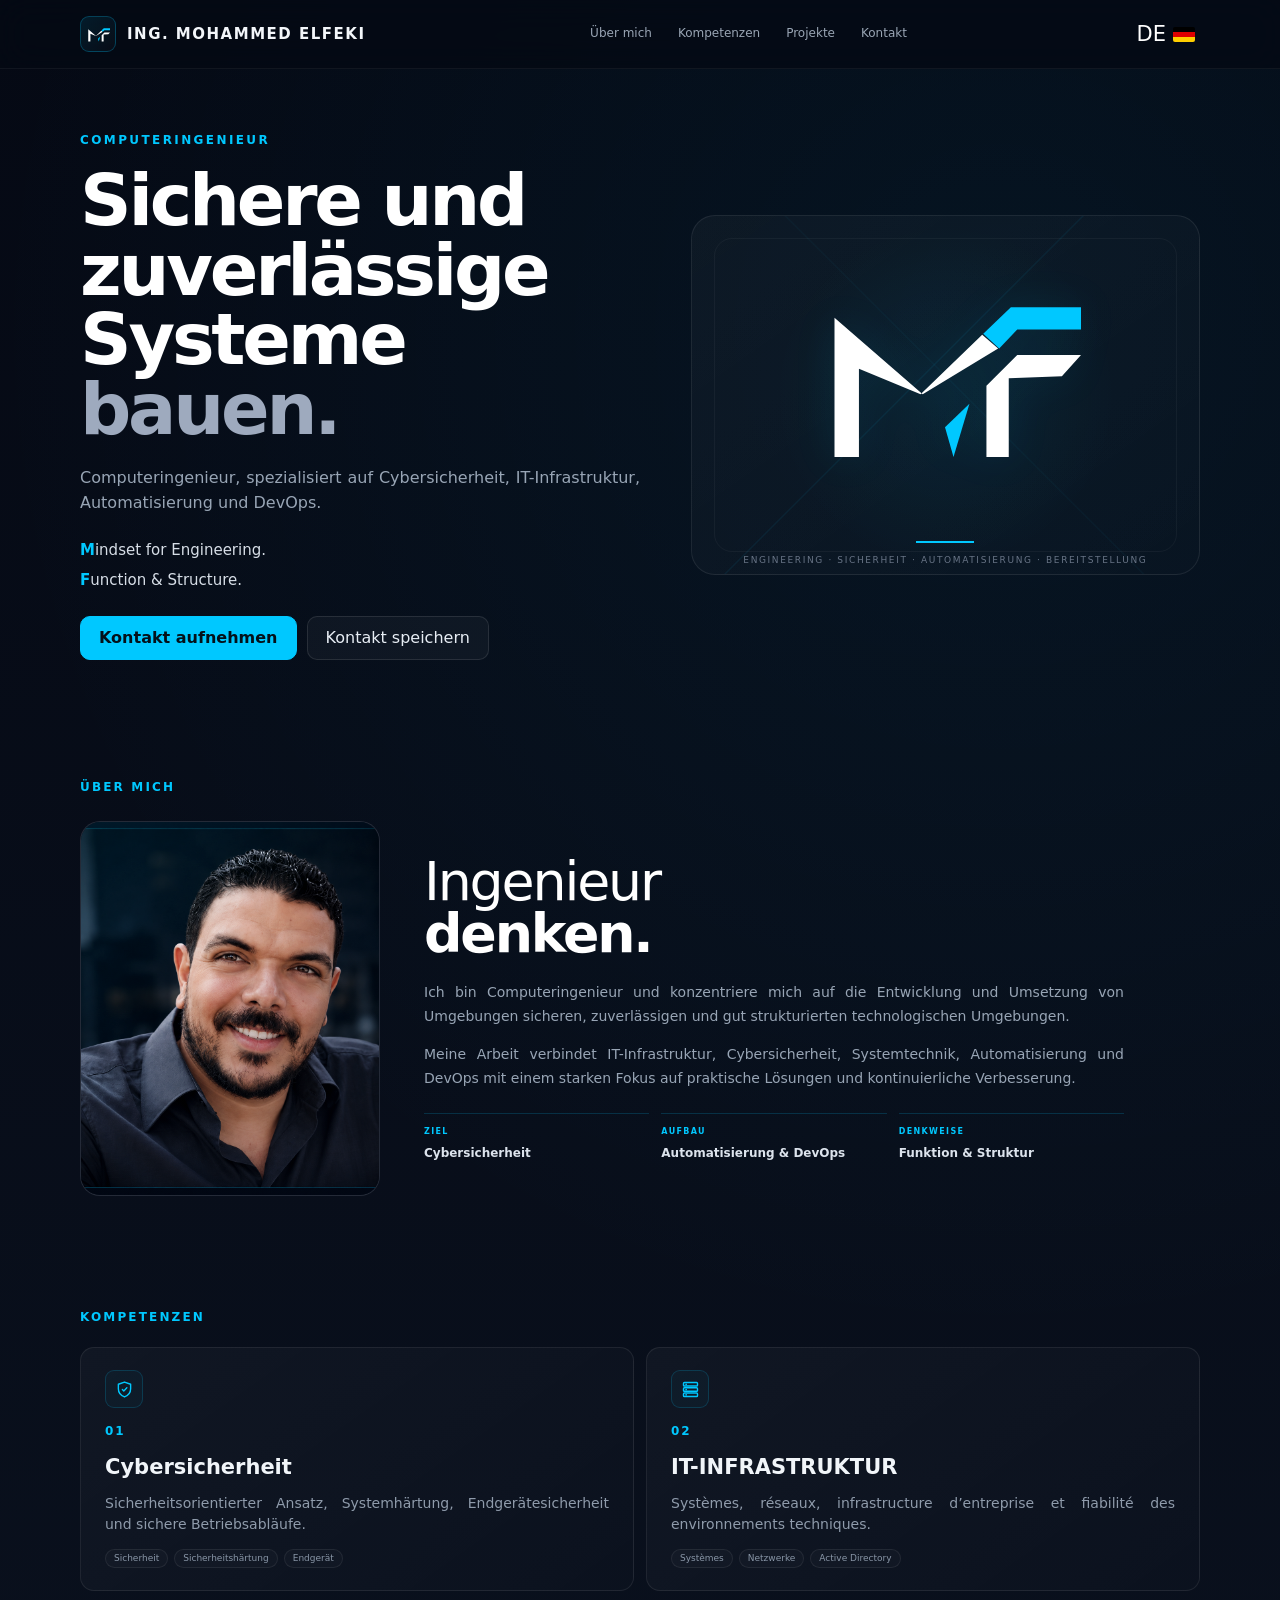
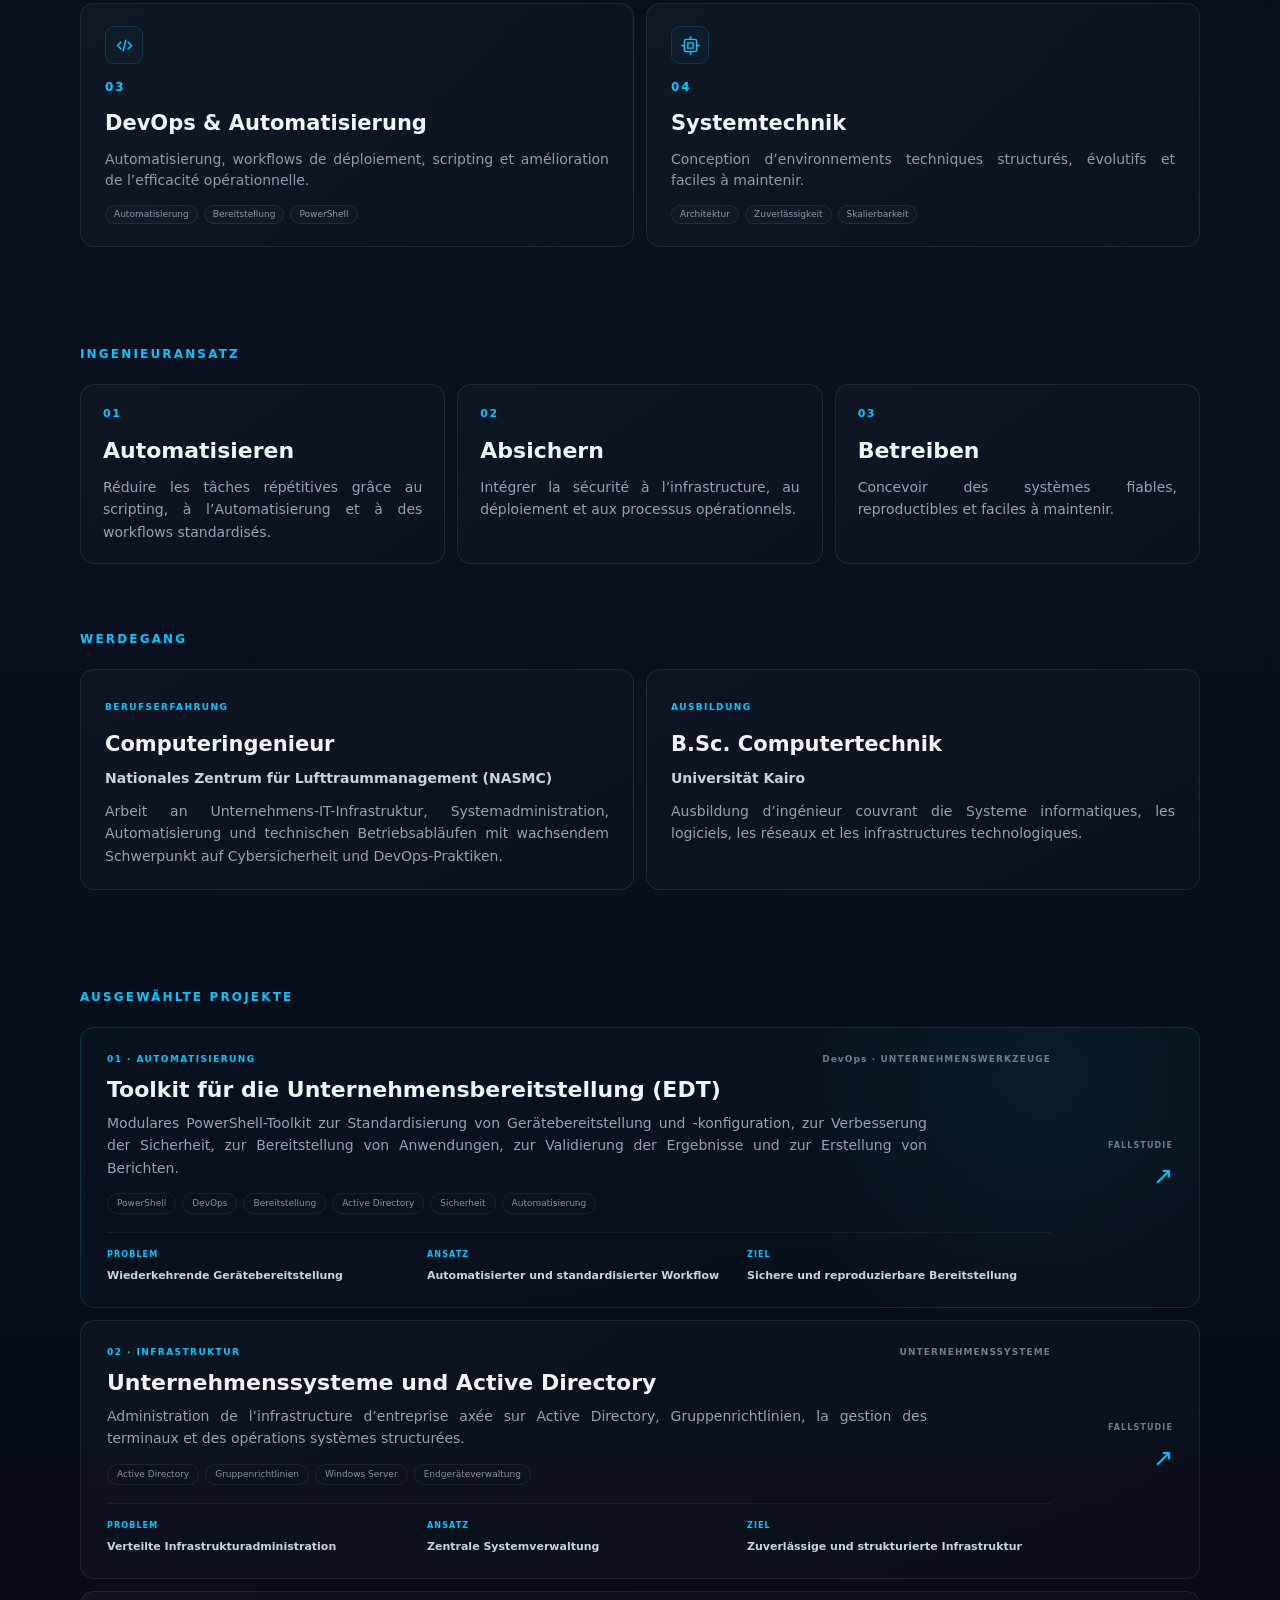
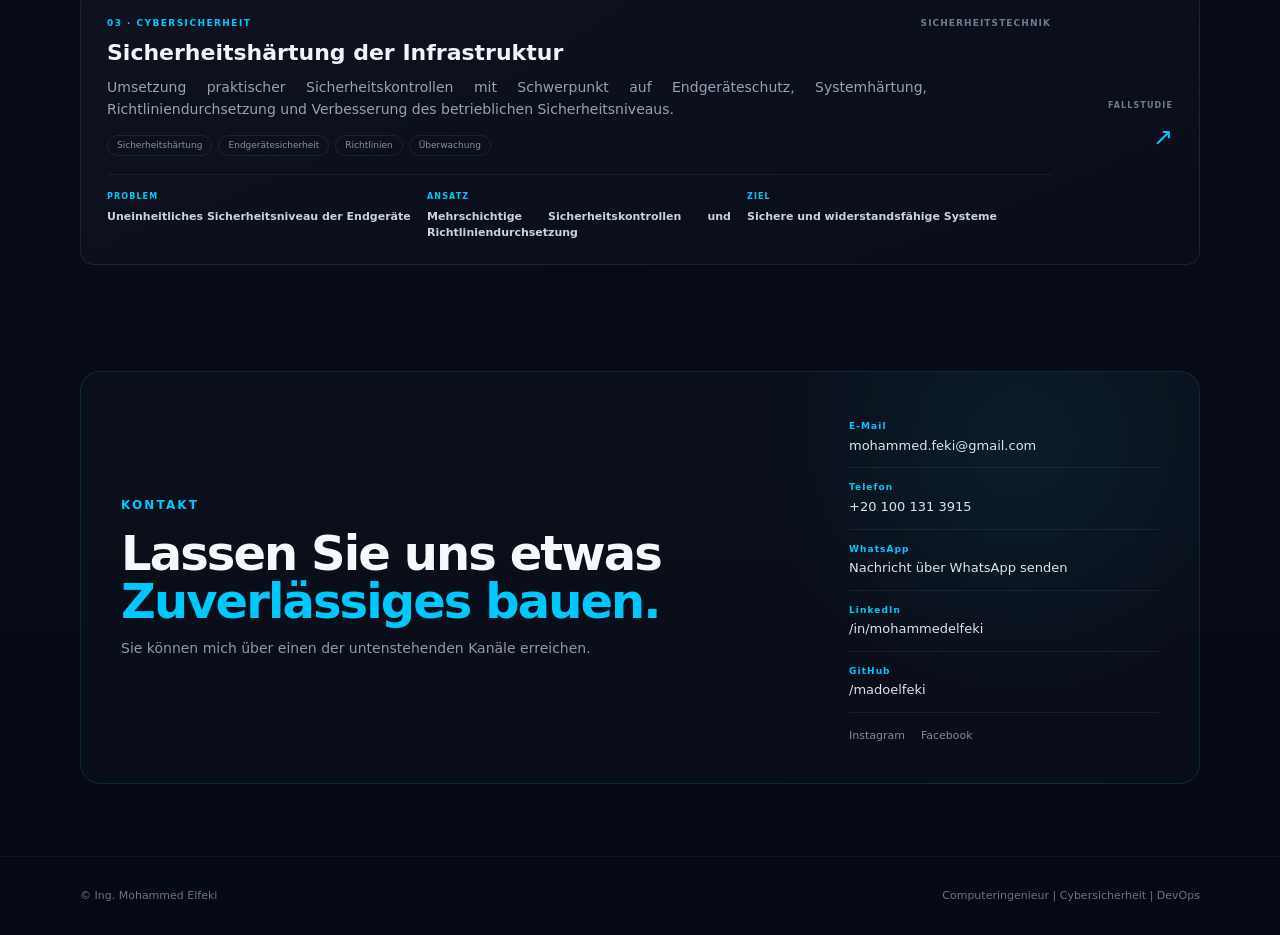
<file: de/index.html>
<!DOCTYPE html>

<html dir="ltr" lang="de">
<head>
<meta charset="utf-8"/>
<meta content="width=device-width, initial-scale=1.0" name="viewport"/>
<link href="../favicon.svg?v=2" rel="icon" type="image/svg+xml"/>
<title>Ing. Mohammed Elfeki | Computeringenieur</title>
<meta content="Ing. Mohammed Elfeki — Computeringenieur spezialisiert auf IT-Infrastruktur, Cybersicherheit, Automatisierung und DevOps." name="description"/>
<meta content="Mohammed Elfeki" name="author"/>
<link href="https://madoelfeki.github.io/de/" rel="canonical"/>
<link href="https://madoelfeki.github.io/" hreflang="en" rel="alternate"/>
<link href="https://madoelfeki.github.io/ar/" hreflang="ar" rel="alternate"/>
<link href="https://madoelfeki.github.io/fr/" hreflang="fr" rel="alternate"/>
<link href="https://madoelfeki.github.io/de/" hreflang="de" rel="alternate"/>
<link href="https://madoelfeki.github.io/es/" hreflang="es" rel="alternate"/>
<link href="https://madoelfeki.github.io/it/" hreflang="it" rel="alternate"/>
<link href="https://madoelfeki.github.io/zh/" hreflang="zh" rel="alternate"/>
<link href="https://madoelfeki.github.io/ja/" hreflang="ja" rel="alternate"/>
<link href="https://madoelfeki.github.io/" hreflang="x-default" rel="alternate"/>
<meta content="profile" property="og:type"/>
<meta content="Ing. Mohammed Elfeki | Computeringenieur" property="og:title"/>
<meta content="Computeringenieur | IT-Infrastruktur · Cybersicherheit · Automatisierung · DevOps" property="og:description"/>
<meta content="https://madoelfeki.github.io/de/" property="og:url"/>
<meta content="Mohammed Elfeki" property="og:site_name"/>
<meta content="https://madoelfeki.github.io/mohammed-elfeki.png" property="og:image"/>
<meta content="summary_large_image" name="twitter:card"/>
<meta content="Ing. Mohammed Elfeki | Computeringenieur" name="twitter:title"/>
<meta content="Computeringenieur | IT-Infrastruktur · Cybersicherheit · Automatisierung · DevOps" name="twitter:description"/>
<meta content="https://madoelfeki.github.io/mohammed-elfeki.png" name="twitter:image"/>
<script type="application/ld+json">
    {
      "@context": "https://schema.org",
      "@type": "Person",
      "@id": "https://madoelfeki.github.io/#person",
      "name": "Mohammed Elfeki",
      "honorificPrefix": "Ing.",
      "url": "https://madoelfeki.github.io/de/",
      "image": "https://madoelfeki.github.io/mohammed-elfeki.png",
      "jobTitle": "Computeringenieur",
      "description": "Computeringenieur, spezialisiert auf IT-Infrastruktur, Cybersicherheit, Automatisierung und DevOps.",
      "sameAs": [
        "https://www.linkedin.com/in/mohammedelfeki/",
        "https://github.com/madoelfeki"
      ],
      "knowsAbout": [
        "Computertechnik",
        "IT-Infrastruktur",
        "Cybersicherheit",
        "Systemtechnik",
        "Automatisierung",
        "DevOps"
      ]
    }
    </script>
<script type="application/ld+json">
    {
      "@context": "https://schema.org",
      "@type": "ProfilePage",
      "@id": "https://madoelfeki.github.io/de/#profile",
      "url": "https://madoelfeki.github.io/de/",
      "name": "Ing. Mohammed Elfeki | Computeringenieur",
      "mainEntity": {
        "@id": "https://madoelfeki.github.io/#person"
      },
      "inLanguage": "de"
    }
    </script>
<link href="../styles.css" rel="stylesheet"/>
</head>
<body>
<header class="site-header">
<div class="container nav">
<a class="brand" href="#">
<span class="brand-mark">
<img alt="MF" src="../mf-logo.svg"/>
</span>
<span class="brand-name">
                    ING. MOHAMMED ELFEKI
                </span>
</a>
<nav class="nav-links">
<a href="#about">Über mich</a>
<a href="#Kompetenzen">Kompetenzen</a>
<a href="#projects">Projekte</a>
<a href="#contact">Kontakt</a>
</nav>
<details class="language-switcher">
<summary aria-label="Sprache ändern">
    DE <img src="/flags/de.svg" class="lang-flag" alt="Deutsch">
</summary>
<div class="language-menu">

    <a href="/">
        <img src="/flags/gb.svg" class="lang-flag" alt="English">
        <b>EN</b>
        <span>English</span>
    </a>

    <a href="/ar/">
        <img src="/flags/eg.svg" class="lang-flag" alt="العربية">
        <b>AR</b>
        <span>العربية</span>
    </a>

    <a href="/fr/">
        <img src="/flags/fr.svg" class="lang-flag" alt="Français">
        <b>FR</b>
        <span>Français</span>
    </a>

    <a href="/de/" class="current">
        <img src="/flags/de.svg" class="lang-flag" alt="Deutsch">
        <b>DE</b>
        <span>Deutsch</span>
    </a>

    <a href="/es/">
        <img src="/flags/es.svg" class="lang-flag" alt="Español">
        <b>ES</b>
        <span>Español</span>
    </a>

    <a href="/it/">
        <img src="/flags/it.svg" class="lang-flag" alt="Italiano">
        <b>IT</b>
        <span>Italiano</span>
    </a>

    <a href="/zh/">
        <img src="/flags/cn.svg" class="lang-flag" alt="中文">
        <b>ZH</b>
        <span>中文</span>
    </a>

    <a href="/ja/">
        <img src="/flags/jp.svg" class="lang-flag" alt="日本語">
        <b>JA</b>
        <span>日本語</span>
    </a>

</div>
</details>
</div>
</header>
<main>
<!-- HERO -->
<section class="hero">
<div class="container hero-grid">
<div class="hero-content">
<div class="eyebrow">
                        COMPUTERINGENIEUR
                    </div>
<h1>
                        Sichere und zuverlässige Systeme
                        <span>bauen.</span>
</h1>
<p class="hero-subtitle">
                        Computeringenieur, spezialisiert auf
                        Cybersicherheit, IT-Infrastruktur,
                        Automatisierung und DevOps.
                    </p>
<div class="hero-brand-lines">
<div>
<strong>M</strong>indset for Engineering.
                        </div>
<div>
<strong>F</strong>unction &amp; Structure.
                        </div>
</div>
<div class="hero-actions">
<a class="btn btn-primary" href="#contact">
                            Kontakt aufnehmen
                        </a>
<button class="btn btn-secondary" id="save-contact">
                            Kontakt speichern
                        </button>
</div>
</div>
<div class="hero-mark">
<div class="master-logo">
<img alt="Logo MF de l'Ing. Mohammed Elfeki" src="../mf-logo.svg"/>
</div>
<div class="hero-line"></div>
<p>
                        Engineering · Sicherheit · Automatisierung · Bereitstellung
                    </p>
</div>
</div>
</section>
<!-- ABOUT -->
<section class="section" id="about">
<div class="container">
<div class="section-label">
                    ÜBER MICH
                </div>
<div class="about-layout">
<div class="about-photo">
<img alt="Ing. Mohammed Elfeki" src="../mohammed-elfeki.png"/>
</div>
<div class="about-content">
<div class="about-title">
<span>Ingenieur</span>
<strong>denken.</strong>
</div>
<p>
                            Ich bin Computeringenieur und konzentriere mich
                            auf die Entwicklung und Umsetzung von Umgebungen
                            sicheren, zuverlässigen und gut strukturierten technologischen Umgebungen.
                        </p>
<p>Meine Arbeit verbindet IT-Infrastruktur, Cybersicherheit, Systemtechnik, Automatisierung und DevOps mit einem starken Fokus auf praktische Lösungen und kontinuierliche Verbesserung.</p>
<div class="about-meta">
<div>
<span>ZIEL</span>
<strong>Cybersicherheit</strong>
</div>
<div>
<span>AUFBAU</span>
<strong>Automatisierung &amp; DevOps</strong>
</div>
<div>
<span>DENKWEISE</span>
<strong>Funktion &amp; Struktur</strong>
</div>
</div>
</div>
</div>
</div>
</section>
<!-- EXPERTISE -->
<section class="section" id="Kompetenzen">
<div class="container">
<div class="section-label">
                    KOMPETENZEN
                </div>
<div class="cards">
<!-- Cybersecurity -->
<article class="card expertise-card">
<div aria-hidden="true" class="expertise-icon">
<svg fill="none" viewbox="0 0 24 24">
<path d="M12 3.5 19 6v5.2c0 4.5-3 7.8-7 9.3-4-1.5-7-4.8-7-9.3V6l7-2.5Z" stroke="currentColor" stroke-linejoin="round" stroke-width="1.6"></path>
<path d="m9.6 12 1.6 1.6 3.5-3.5" stroke="currentColor" stroke-linecap="round" stroke-linejoin="round" stroke-width="1.6"></path>
</svg>
</div>
<span class="card-number">01</span>
<h3>Cybersicherheit</h3>
<p>Sicherheitsorientierter Ansatz, Systemhärtung, Endgerätesicherheit und sichere Betriebsabläufe.</p>
<div class="expertise-tags">
<span>Sicherheit</span>
<span>Sicherheitshärtung</span>
<span>Endgerät</span>
</div>
</article>
<!-- IT Infrastructure -->
<article class="card expertise-card">
<div aria-hidden="true" class="expertise-icon">
<svg fill="none" viewbox="0 0 24 24">
<rect height="4" rx="1" stroke="currentColor" stroke-width="1.6" width="16" x="4" y="4"></rect>
<rect height="4" rx="1" stroke="currentColor" stroke-width="1.6" width="16" x="4" y="10"></rect>
<rect height="4" rx="1" stroke="currentColor" stroke-width="1.6" width="16" x="4" y="16"></rect>
<path d="M7 6h.01M7 12h.01M7 18h.01" stroke="currentColor" stroke-linecap="round" stroke-width="2"></path>
</svg>
</div>
<span class="card-number">02</span>
<h3>IT-INFRASTRUKTUR</h3>
<p>
                            Systèmes, réseaux, infrastructure d’entreprise
                            et fiabilité des environnements techniques.
                        </p>
<div class="expertise-tags">
<span>Systèmes</span>
<span>Netzwerke</span>
<span>Active Directory</span>
</div>
</article>
<!-- DevOps -->
<article class="card expertise-card">
<div aria-hidden="true" class="expertise-icon">
<svg fill="none" viewbox="0 0 24 24">
<path d="m8 8-4 4 4 4" stroke="currentColor" stroke-linecap="round" stroke-linejoin="round" stroke-width="1.7"></path>
<path d="m16 8 4 4-4 4" stroke="currentColor" stroke-linecap="round" stroke-linejoin="round" stroke-width="1.7"></path>
<path d="m13.5 6-3 12" stroke="currentColor" stroke-linecap="round" stroke-width="1.7"></path>
</svg>
</div>
<span class="card-number">03</span>
<h3>DevOps &amp; Automatisierung</h3>
<p>
                            Automatisierung, workflows de déploiement,
                            scripting et amélioration de l’efficacité
                            opérationnelle.
                        </p>
<div class="expertise-tags">
<span>Automatisierung</span>
<span>Bereitstellung</span>
<span>PowerShell</span>
</div>
</article>
<!-- Systems Engineering -->
<article class="card expertise-card">
<div aria-hidden="true" class="expertise-icon">
<svg fill="none" viewbox="0 0 24 24">
<rect height="14" rx="2" stroke="currentColor" stroke-width="1.6" width="14" x="5" y="5"></rect>
<path d="M9 9h6v6H9z" stroke="currentColor" stroke-width="1.6"></path>
<path d="M12 2v3M12 19v3M2 12h3M19 12h3" stroke="currentColor" stroke-linecap="round" stroke-width="1.6"></path>
</svg>
</div>
<span class="card-number">04</span>
<h3>Systemtechnik</h3>
<p>
                            Conception d’environnements techniques structurés,
                            évolutifs et faciles à maintenir.
                        </p>
<div class="expertise-tags">
<span>Architektur</span>
<span>Zuverlässigkeit</span>
<span>Skalierbarkeit</span>
</div>
</article>
</div>
</div>
</section>
<!-- ENGINEERING APPROACH -->
<section class="section approach-section" id="approach">
<div class="container">
<div class="section-label">
                    INGENIEURANSATZ
                </div>
<div class="approach-grid">
<article class="approach-card">
<span class="approach-number">01</span>
<h3>Automatisieren</h3>
<p>
                            Réduire les tâches répétitives grâce au scripting,
                            à l’Automatisierung et à des workflows standardisés.
                        </p>
</article>
<article class="approach-card">
<span class="approach-number">02</span>
<h3>Absichern</h3>
<p>
                            Intégrer la sécurité à l’infrastructure,
                            au déploiement et aux processus opérationnels.
                        </p>
</article>
<article class="approach-card">
<span class="approach-number">03</span>
<h3>Betreiben</h3>
<p>
                            Concevoir des systèmes fiables, reproductibles
                            et faciles à maintenir.
                        </p>
</article>
</div>
</div>
</section>
<!-- EXPERIENCE & EDUCATION -->
<section class="section background-section" id="background">
<div class="container">
<div class="section-label">
                    WERDEGANG
                </div>
<div class="background-grid">
<article class="background-card">
<span class="background-type">
                            BERUFSERFAHRUNG
                        </span>
<h3>
                            Computeringenieur
                        </h3>
<p class="background-org">
                            Nationales Zentrum für Lufttraummanagement (NASMC)
                        </p>
<p class="background-description">
                           Arbeit an Unternehmens-IT-Infrastruktur, Systemadministration, Automatisierung und technischen Betriebsabläufen mit wachsendem Schwerpunkt auf Cybersicherheit und DevOps-Praktiken.
                        </p>
</article>
<article class="background-card">
<span class="background-type">
                            AUSBILDUNG
                        </span>
<h3>
                            B.Sc. Computertechnik
                        </h3>
<p class="background-org">
                            Universität Kairo
                        </p>
<p class="background-description">
                            Ausbildung d’ingénieur couvrant die Systeme informatiques,
                            les logiciels, les réseaux et les infrastructures
                            technologiques.
                        </p>
</article>
</div>
</div>
</section>
<!-- SELECTED WORK -->
<section class="section" id="projects">
<div class="container">
<div class="section-label">
                    AUSGEWÄHLTE PROJEKTE
                </div>
<div class="projects">
<!-- PROJECT 01 -->
<article class="project project-featured">
<div class="project-main">
<div class="project-topline">
<span class="project-type">
                                    01 · AUTOMATISIERUNG
                                </span>
<span class="project-status">
                                    DevOps · UNTERNEHMENSWERKZEUGE
                                </span>
</div>
<h3>
                                Toolkit für die Unternehmensbereitstellung (EDT)
                            </h3>
<p class="project-summary">Modulares PowerShell-Toolkit zur Standardisierung von Gerätebereitstellung und -konfiguration, zur Verbesserung der Sicherheit, zur Bereitstellung von Anwendungen, zur Validierung der Ergebnisse und zur Erstellung von Berichten.</p>
<div class="project-tags">
<span>PowerShell</span>
<span>DevOps</span>
<span>Bereitstellung</span>
<span>Active Directory</span>
<span>Sicherheit</span>
<span>Automatisierung</span>
</div>
<div class="project-highlights">
<div>
<span>PROBLEM</span>
<strong>Wiederkehrende Gerätebereitstellung</strong>
</div>
<div>
<span>ANSATZ</span>
<strong>Automatisierter und standardisierter Workflow</strong>
</div>
<div>
<span>ZIEL</span>
<strong>Sichere und reproduzierbare Bereitstellung</strong>
</div>
</div>
</div>
<div class="project-action">
<span>FALLSTUDIE</span>
<strong>↗</strong>
</div>
</article>
<!-- PROJECT 02 -->
<article class="project">
<div class="project-main">
<div class="project-topline">
<span class="project-type">
                                    02 · INFRASTRUKTUR
                                </span>
<span class="project-status">
                                    UNTERNEHMENSSYSTEME
                                </span>
</div>
<h3>
                                Unternehmenssysteme und Active Directory
                            </h3>
<p class="project-summary">
                                Administration de l’infrastructure d’entreprise
                                axée sur Active Directory, Gruppenrichtlinien, la gestion
                                des terminaux et des opérations systèmes structurées.
                            </p>
<div class="project-tags">
<span>Active Directory</span>
<span>Gruppenrichtlinien</span>
<span>Windows Server</span>
<span>Endgeräteverwaltung</span>
</div>
<div class="project-highlights">
<div>
<span>PROBLEM</span>
<strong>Verteilte Infrastrukturadministration</strong>
</div>
<div>
<span>ANSATZ</span>
<strong>Zentrale Systemverwaltung</strong>
</div>
<div>
<span>ZIEL</span>
<strong>Zuverlässige und strukturierte Infrastruktur</strong>
</div>
</div>
</div>
<div class="project-action">
<span>FALLSTUDIE</span>
<strong>↗</strong>
</div>
</article>
<!-- PROJECT 03 -->
<article class="project">
<div class="project-main">
<div class="project-topline">
<span class="project-type">
                                    03 · CYBERSICHERHEIT
                                </span>
<span class="project-status">
                                    SICHERHEITSTECHNIK
                                </span>
</div>
<h3>
                                Sicherheitshärtung der Infrastruktur
                            </h3>
<p class="project-summary">Umsetzung praktischer Sicherheitskontrollen mit Schwerpunkt auf Endgeräteschutz, Systemhärtung, Richtliniendurchsetzung und Verbesserung des betrieblichen Sicherheitsniveaus.</p>
<div class="project-tags">
<span>Sicherheitshärtung</span>
<span>Endgerätesicherheit</span>
<span>Richtlinien</span>
<span>Überwachung</span>
</div>
<div class="project-highlights">
<div>
<span>PROBLEM</span>
<strong>Uneinheitliches Sicherheitsniveau der Endgeräte</strong>
</div>
<div>
<span>ANSATZ</span>
<strong>Mehrschichtige Sicherheitskontrollen und Richtliniendurchsetzung</strong>
</div>
<div>
<span>ZIEL</span>
<strong>Sichere und widerstandsfähige Systeme</strong>
</div>
</div>
</div>
<div class="project-action">
<span>FALLSTUDIE</span>
<strong>↗</strong>
</div>
</article>
</div>
</div>
</section>
<!-- KONTAKT -->
<section class="section contact-section" id="contact">
<div class="container contact-box">
<div>
<div class="section-label">
                        KONTAKT
                    </div>
<h2>
                        Lassen Sie uns etwas
                        <span>Zuverlässiges bauen.</span>
</h2>
<p>
                        Sie können mich über einen der untenstehenden Kanäle erreichen.
                    </p>
</div>
<div class="contact-links">
<a href="mailto:mohammed.feki@gmail.com">
<span>E-Mail</span>
<span class="contact-value" dir="ltr">
                            mohammed.feki@gmail.com
                        </span>
</a>
<a href="tel:+201001313915">
<span>Telefon</span>
<span class="contact-value" dir="ltr">
                            +20 100 131 3915
                        </span>
</a>
<a href="https://wa.me/201001313915" rel="noopener" target="_blank">
<span>WhatsApp</span>
<span class="contact-value">
                            Nachricht über WhatsApp senden
                        </span>
</a>
<a href="https://www.linkedin.com/in/mohammedelfeki" rel="noopener" target="_blank">
<span>LinkedIn</span>
<span class="contact-value" dir="ltr">
                            /in/mohammedelfeki
                        </span>
</a>
<a href="https://github.com/madoelfeki" rel="noopener" target="_blank">
<span>GitHub</span>
<span class="contact-value" dir="ltr">
                            /madoelfeki
                        </span>
</a>
<div class="contact-socials">
<a href="https://www.instagram.com/madoelfeki" rel="noopener" target="_blank">
                            Instagram
                        </a>
<a href="https://www.facebook.com/mado.feki" rel="noopener" target="_blank">
                            Facebook
                        </a>
</div>
</div>
</div>
</section>
</main>
<footer>
<div class="container footer-content">
<span>
                © <span id="year"></span> Ing. Mohammed Elfeki
            </span>
<span>
                Computeringenieur | Cybersicherheit | DevOps
            </span>
</div>
</footer>
<script src="../script.js?v=2"></script>
</body>
</html>
</file>
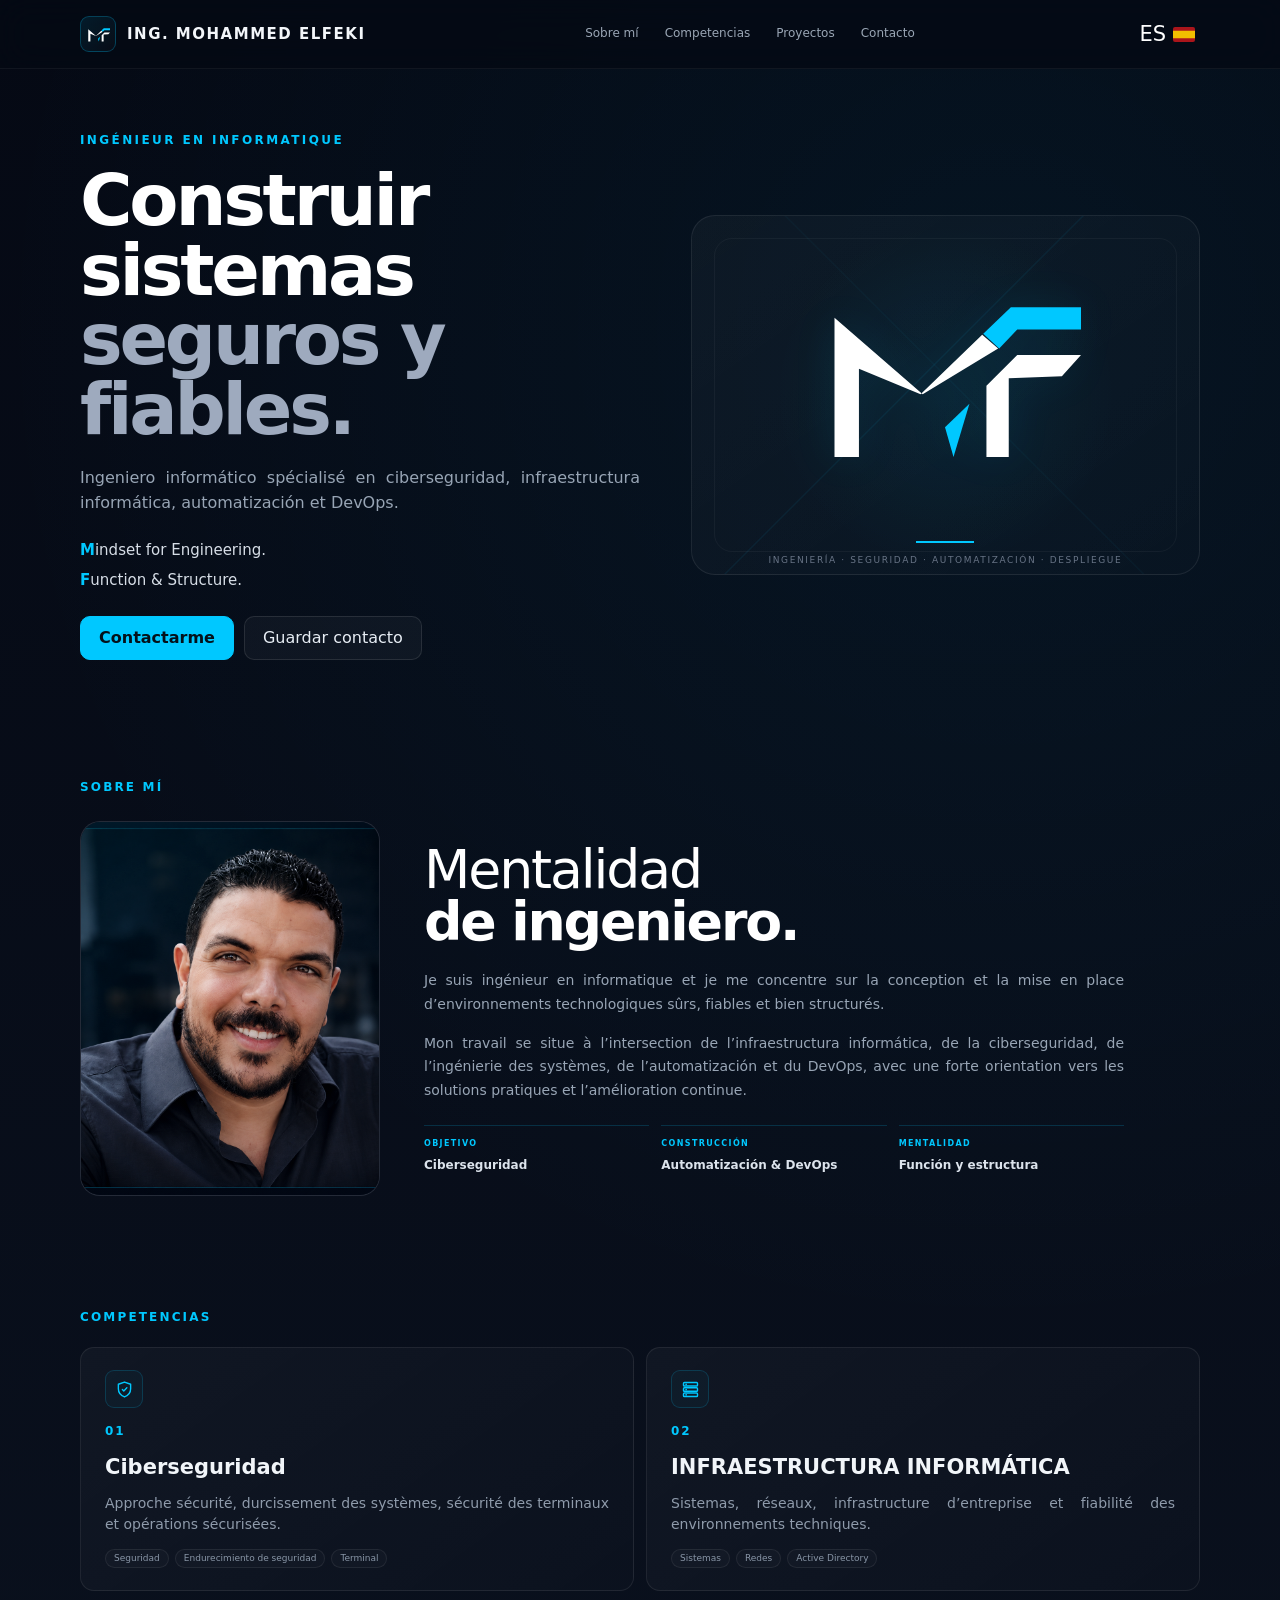
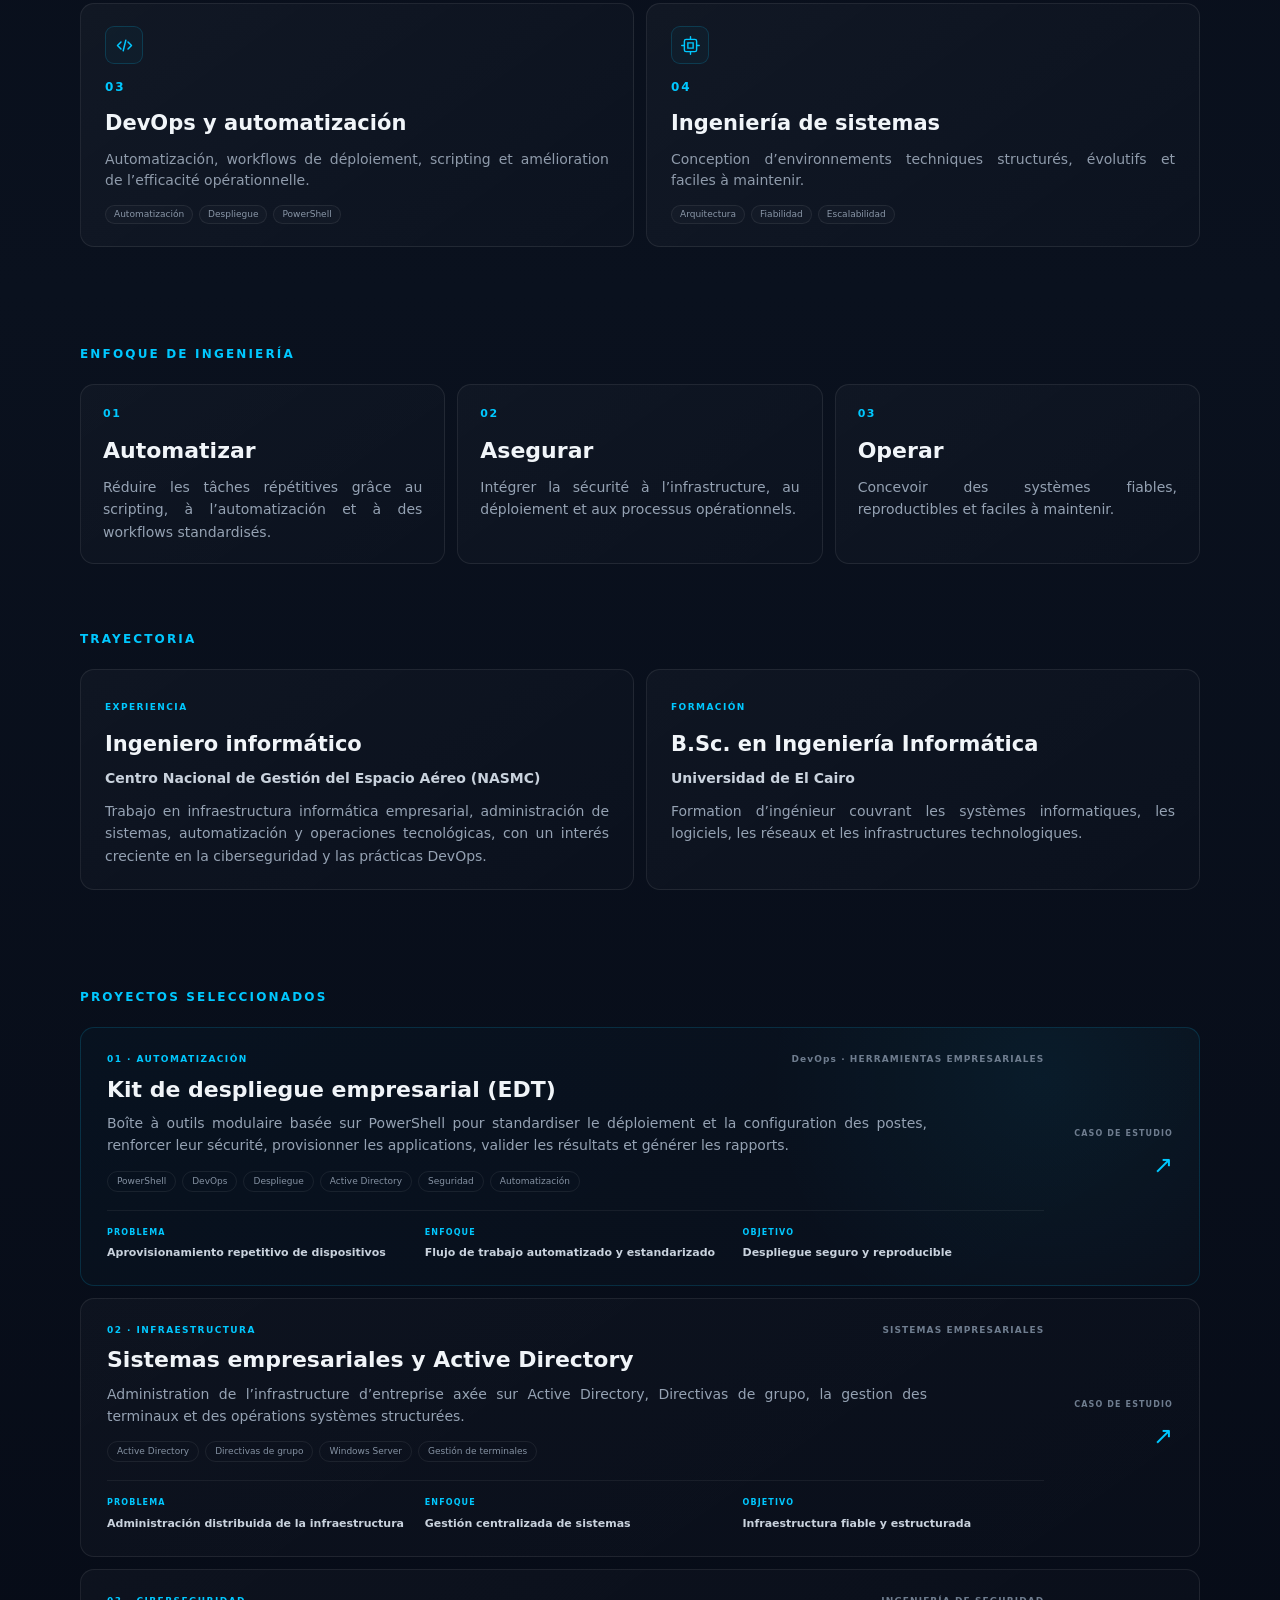
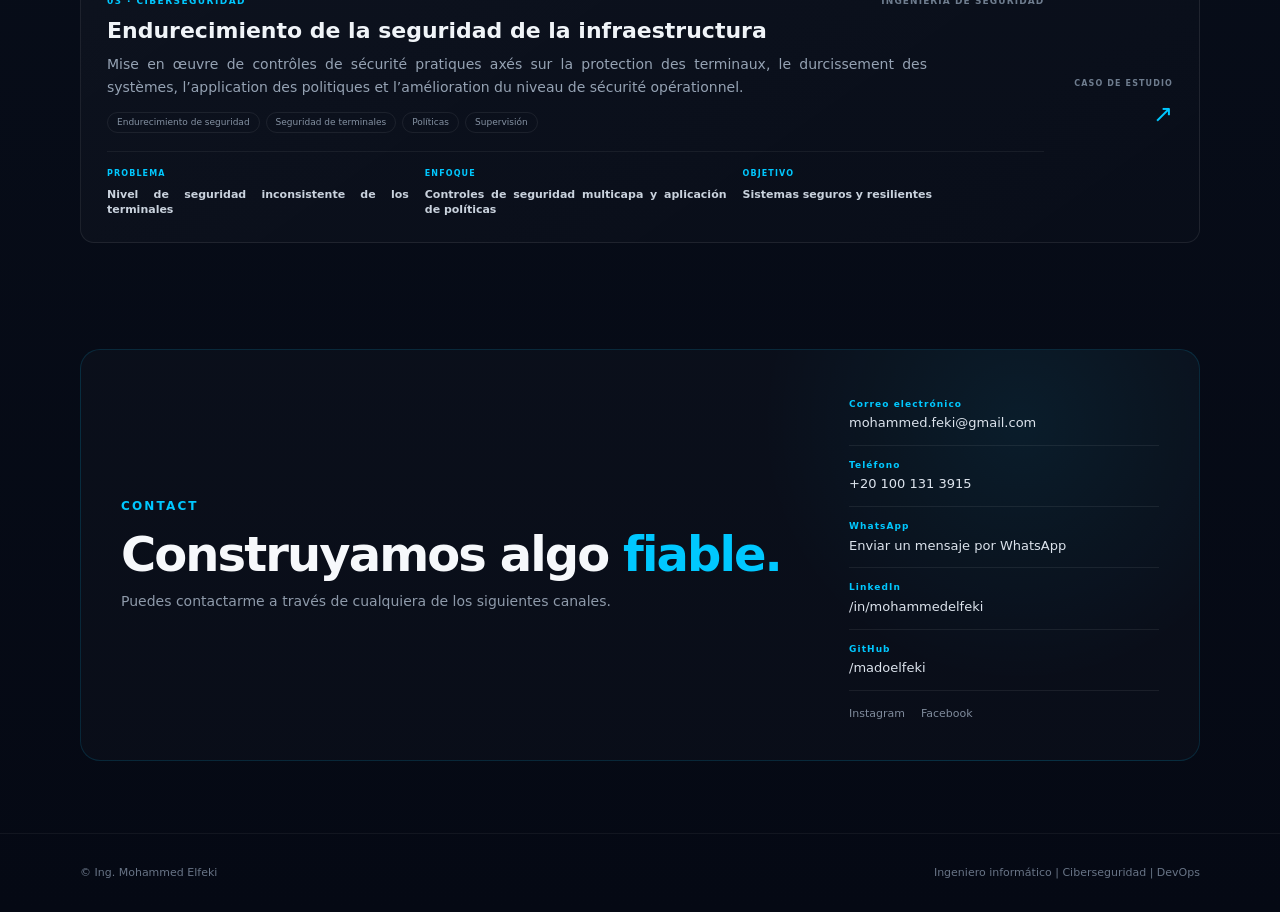
<file: es/index.html>
<!DOCTYPE html>
<html lang="es" dir="ltr">
<head>
    <meta charset="UTF-8">
    <meta name="viewport" content="width=device-width, initial-scale=1.0">

    <link rel="icon" type="image/svg+xml" href="../favicon.svg?v=2">

    <title>Ing. Mohammed Elfeki | Ingeniero informático</title>

    <meta
        name="description"
        content="Ing. Mohammed Elfeki — Ingeniero informático especializado en infraestructura informática, ciberseguridad, automatización y DevOps."
    >

    <meta name="author" content="Mohammed Elfeki">

    <link rel="canonical" href="https://madoelfeki.github.io/es/">

    <!-- Hreflang -->
<link rel="alternate" hreflang="en" href="https://madoelfeki.github.io/">
<link rel="alternate" hreflang="ar" href="https://madoelfeki.github.io/ar/">
<link rel="alternate" hreflang="fr" href="https://madoelfeki.github.io/fr/">
<link rel="alternate" hreflang="de" href="https://madoelfeki.github.io/de/">
<link rel="alternate" hreflang="es" href="https://madoelfeki.github.io/es/">
<link rel="alternate" hreflang="it" href="https://madoelfeki.github.io/it/">
<link rel="alternate" hreflang="zh-CN" href="https://madoelfeki.github.io/zh/">
<link rel="alternate" hreflang="ja" href="https://madoelfeki.github.io/ja/">
<link rel="alternate" hreflang="x-default" href="https://madoelfeki.github.io/">

    <meta property="og:type" content="profile">
    <meta property="og:title" content="Ing. Mohammed Elfeki | Ingeniero informático">
    <meta
        property="og:description"
        content="Ingeniero informático | Infraestructura informática · Ciberseguridad · Automatización · DevOps"
    >
    <meta property="og:url" content="https://madoelfeki.github.io/es/">
    <meta property="og:site_name" content="Mohammed Elfeki">
    <meta
        property="og:image"
        content="https://madoelfeki.github.io/mohammed-elfeki.png"
    >

    <meta name="twitter:card" content="summary_large_image">
    <meta
        name="twitter:title"
        content="Ing. Mohammed Elfeki | Ingeniero informático"
    >
    <meta
        name="twitter:description"
        content="Ingeniero informático | Infraestructura informática · Ciberseguridad · Automatización · DevOps"
    >
    <meta
        name="twitter:image"
        content="https://madoelfeki.github.io/mohammed-elfeki.png"
    >

    <script type="application/ld+json">
    {
      "@context": "https://schema.org",
      "@type": "Person",
      "@id": "https://madoelfeki.github.io/#person",
      "name": "Mohammed Elfeki",
      "honorificPrefix": "Ing.",
      "url": "https://madoelfeki.github.io/es/",
      "image": "https://madoelfeki.github.io/mohammed-elfeki.png",
      "jobTitle": "Ingeniero informático",
      "description": "Ingeniero informático especializado en infraestructura informática, ciberseguridad, automatización y DevOps.",
      "sameAs": [
        "https://www.linkedin.com/in/mohammedelfeki/",
        "https://github.com/madoelfeki"
      ],
      "knowsAbout": [
        "Ingeniería informática",
        "Infraestructura informática",
        "Ciberseguridad",
        "Ingeniería de sistemas",
        "Automatización",
        "DevOps"
      ]
    }
    </script>

    <script type="application/ld+json">
    {
      "@context": "https://schema.org",
      "@type": "ProfilePage",
      "@id": "https://madoelfeki.github.io/es/#profile",
      "url": "https://madoelfeki.github.io/es/",
      "name": "Ing. Mohammed Elfeki | Ingeniero informático",
      "mainEntity": {
        "@id": "https://madoelfeki.github.io/#person"
      },
      "inLanguage": "es"
    }
    </script>

    <link rel="stylesheet" href="../styles.css">
</head>

<body>

    <header class="site-header">
        <div class="container nav">

            <a href="#" class="brand">
                <span class="brand-mark">
                    <img src="../mf-logo.svg" alt="MF">
                </span>

                <span class="brand-name">
                    ING. MOHAMMED ELFEKI
                </span>
            </a>

            <nav class="nav-links">
                <a href="#about">Sobre mí</a>
                <a href="#Competencias">Competencias</a>
                <a href="#projects">Proyectos</a>
                <a href="#contact">Contacto</a>
            </nav>

           <details class="language-switcher">
   <summary aria-label="Cambiar idioma">
    ES <img src="/flags/es.svg" class="lang-flag" alt="Español">
</summary>

    <div class="language-menu">

    <a href="/">
        <img src="/flags/gb.svg" class="lang-flag" alt="English">
        <b>EN</b>
        <span>English</span>
    </a>

    <a href="/ar/">
        <img src="/flags/eg.svg" class="lang-flag" alt="العربية">
        <b>AR</b>
        <span>العربية</span>
    </a>

    <a href="/fr/">
        <img src="/flags/fr.svg" class="lang-flag" alt="Français">
        <b>FR</b>
        <span>Français</span>
    </a>

    <a href="/de/">
        <img src="/flags/de.svg" class="lang-flag" alt="Deutsch">
        <b>DE</b>
        <span>Deutsch</span>
    </a>

    <a href="/es/" class="current">
        <img src="/flags/es.svg" class="lang-flag" alt="Español">
        <b>ES</b>
        <span>Español</span>
    </a>

    <a href="/it/">
        <img src="/flags/it.svg" class="lang-flag" alt="Italiano">
        <b>IT</b>
        <span>Italiano</span>
    </a>

    <a href="/zh/">
        <img src="/flags/cn.svg" class="lang-flag" alt="中文">
        <b>ZH</b>
        <span>中文</span>
    </a>

    <a href="/ja/">
        <img src="/flags/jp.svg" class="lang-flag" alt="日本語">
        <b>JA</b>
        <span>日本語</span>
    </a>

</div>
</details>
            
        </div>
    </header>

    <main>

        <!-- HERO -->
        <section class="hero">

            <div class="container hero-grid">

                <div class="hero-content">

                    <div class="eyebrow">
                        INGÉNIEUR EN INFORMATIQUE
                    </div>

                    <h1>
                        Construir sistemas
                        <span>seguros y fiables.</span>
                    </h1>

                    <p class="hero-subtitle">
                        Ingeniero informático spécialisé en
                        ciberseguridad, infraestructura informática,
                        automatización et DevOps.
                    </p>

                    <div class="hero-brand-lines">

                        <div>
                            <strong>M</strong>indset for Engineering.
                        </div>

                        <div>
                            <strong>F</strong>unction & Structure.
                        </div>

                    </div>

                    <div class="hero-actions">

                        <a href="#contact" class="btn btn-primary">
                            Contactarme
                        </a>

                        <button
                            class="btn btn-secondary"
                            id="save-contact"
                        >
                            Guardar contacto
                        </button>

                    </div>

                </div>

                <div class="hero-mark">

                    <div class="master-logo">
                        <img
                            src="../mf-logo.svg"
                            alt="Logo MF de l'Ing. Mohammed Elfeki"
                        >
                    </div>

                    <div class="hero-line"></div>

                    <p>
                        Ingeniería · Seguridad · Automatización · Despliegue
                    </p>

                </div>

            </div>

        </section>

        <!-- ABOUT -->
        <section id="about" class="section">

            <div class="container">

                <div class="section-label">
                    SOBRE MÍ
                </div>

                <div class="about-layout">

                    <div class="about-photo">

                        <img
                            src="../mohammed-elfeki.png"
                            alt="Ing. Mohammed Elfeki"
                        >

                    </div>

                    <div class="about-content">

                        <div class="about-title">
                            <span>Mentalidad</span>
                            <strong>de ingeniero.</strong>
                        </div>

                        <p>
                            Je suis ingénieur en informatique et je me concentre
                            sur la conception et la mise en place d’environnements
                            technologiques sûrs, fiables et bien structurés.
                        </p>

                        <p>
                            Mon travail se situe à l’intersection de
                            l’infraestructura informática, de la ciberseguridad,
                            de l’ingénierie des systèmes, de l’automatización
                            et du DevOps, avec une forte orientation vers
                            les solutions pratiques et l’amélioration continue.
                        </p>

                        <div class="about-meta">

                            <div>
                                <span>OBJETIVO</span>
                                <strong>Ciberseguridad</strong>
                            </div>

                            <div>
                                <span>CONSTRUCCIÓN</span>
                                <strong>Automatización & DevOps</strong>
                            </div>

                            <div>
                                <span>MENTALIDAD</span>
                                <strong>Función y estructura</strong>
                            </div>

                        </div>

                    </div>

                </div>

            </div>

        </section>

        <!-- EXPERTISE -->
        <section id="Competencias" class="section">

            <div class="container">

                <div class="section-label">
                    COMPETENCIAS
                </div>

                <div class="cards">

                    <!-- Cybersecurity -->
                    <article class="card expertise-card">

                        <div class="expertise-icon" aria-hidden="true">
                            <svg viewBox="0 0 24 24" fill="none">
                                <path d="M12 3.5 19 6v5.2c0 4.5-3 7.8-7 9.3-4-1.5-7-4.8-7-9.3V6l7-2.5Z"
                                    stroke="currentColor"
                                    stroke-width="1.6"
                                    stroke-linejoin="round"/>
                                <path d="m9.6 12 1.6 1.6 3.5-3.5"
                                    stroke="currentColor"
                                    stroke-width="1.6"
                                    stroke-linecap="round"
                                    stroke-linejoin="round"/>
                            </svg>
                        </div>

                        <span class="card-number">01</span>

                        <h3>Ciberseguridad</h3>

                        <p>
                            Approche sécurité, durcissement des systèmes,
                            sécurité des terminaux et opérations sécurisées.
                        </p>

                        <div class="expertise-tags">
                            <span>Seguridad</span>
                            <span>Endurecimiento de seguridad</span>
                            <span>Terminal</span>
                        </div>

                    </article>

                    <!-- IT Infrastructure -->
                    <article class="card expertise-card">

                        <div class="expertise-icon" aria-hidden="true">
                            <svg viewBox="0 0 24 24" fill="none">
                                <rect x="4" y="4" width="16" height="4"
                                    rx="1"
                                    stroke="currentColor"
                                    stroke-width="1.6"/>
                                <rect x="4" y="10" width="16" height="4"
                                    rx="1"
                                    stroke="currentColor"
                                    stroke-width="1.6"/>
                                <rect x="4" y="16" width="16" height="4"
                                    rx="1"
                                    stroke="currentColor"
                                    stroke-width="1.6"/>
                                <path d="M7 6h.01M7 12h.01M7 18h.01"
                                    stroke="currentColor"
                                    stroke-width="2"
                                    stroke-linecap="round"/>
                            </svg>
                        </div>

                        <span class="card-number">02</span>

                        <h3>INFRAESTRUCTURA INFORMÁTICA</h3>

                        <p>
                            Sistemas, réseaux, infrastructure d’entreprise
                            et fiabilité des environnements techniques.
                        </p>

                        <div class="expertise-tags">
                            <span>Sistemas</span>
                            <span>Redes</span>
                            <span>Active Directory</span>
                        </div>

                    </article>

                    <!-- DevOps -->
                    <article class="card expertise-card">

                        <div class="expertise-icon" aria-hidden="true">
                            <svg viewBox="0 0 24 24" fill="none">
                                <path d="m8 8-4 4 4 4"
                                    stroke="currentColor"
                                    stroke-width="1.7"
                                    stroke-linecap="round"
                                    stroke-linejoin="round"/>
                                <path d="m16 8 4 4-4 4"
                                    stroke="currentColor"
                                    stroke-width="1.7"
                                    stroke-linecap="round"
                                    stroke-linejoin="round"/>
                                <path d="m13.5 6-3 12"
                                    stroke="currentColor"
                                    stroke-width="1.7"
                                    stroke-linecap="round"/>
                            </svg>
                        </div>

                        <span class="card-number">03</span>

                        <h3>DevOps y automatización</h3>

                        <p>
                            Automatización, workflows de déploiement,
                            scripting et amélioration de l’efficacité
                            opérationnelle.
                        </p>

                        <div class="expertise-tags">
                            <span>Automatización</span>
                            <span>Despliegue</span>
                            <span>PowerShell</span>
                        </div>

                    </article>

                    <!-- Systems Engineering -->
                    <article class="card expertise-card">

                        <div class="expertise-icon" aria-hidden="true">
                            <svg viewBox="0 0 24 24" fill="none">
                                <rect x="5" y="5" width="14" height="14"
                                    rx="2"
                                    stroke="currentColor"
                                    stroke-width="1.6"/>
                                <path d="M9 9h6v6H9z"
                                    stroke="currentColor"
                                    stroke-width="1.6"/>
                                <path d="M12 2v3M12 19v3M2 12h3M19 12h3"
                                    stroke="currentColor"
                                    stroke-width="1.6"
                                    stroke-linecap="round"/>
                            </svg>
                        </div>

                        <span class="card-number">04</span>

                        <h3>Ingeniería de sistemas</h3>

                        <p>
                            Conception d’environnements techniques structurés,
                            évolutifs et faciles à maintenir.
                        </p>

                        <div class="expertise-tags">
                            <span>Arquitectura</span>
                            <span>Fiabilidad</span>
                            <span>Escalabilidad</span>
                        </div>

                    </article>

                </div>

            </div>

        </section>

        <!-- ENGINEERING APPROACH -->
        <section id="approach" class="section approach-section">

            <div class="container">

                <div class="section-label">
                    ENFOQUE DE INGENIERÍA
                </div>

                <div class="approach-grid">

                    <article class="approach-card">
                        <span class="approach-number">01</span>

                        <h3>Automatizar</h3>

                        <p>
                            Réduire les tâches répétitives grâce au scripting,
                            à l’automatización et à des workflows standardisés.
                        </p>
                    </article>

                    <article class="approach-card">
                        <span class="approach-number">02</span>

                        <h3>Asegurar</h3>

                        <p>
                            Intégrer la sécurité à l’infrastructure,
                            au déploiement et aux processus opérationnels.
                        </p>
                    </article>

                    <article class="approach-card">
                        <span class="approach-number">03</span>

                        <h3>Operar</h3>

                        <p>
                            Concevoir des systèmes fiables, reproductibles
                            et faciles à maintenir.
                        </p>
                    </article>

                </div>

            </div>

        </section>

        <!-- EXPERIENCE & EDUCATION -->
        <section id="background" class="section background-section">

            <div class="container">

                <div class="section-label">
                    TRAYECTORIA
                </div>

                <div class="background-grid">

                    <article class="background-card">

                        <span class="background-type">
                            EXPERIENCIA
                        </span>

                        <h3>
                            Ingeniero informático
                        </h3>

                        <p class="background-org">
                            Centro Nacional de Gestión del Espacio Aéreo (NASMC)
                        </p>

                        <p class="background-description">
                           Trabajo en infraestructura informática empresarial, administración de sistemas, automatización y operaciones tecnológicas, con un interés creciente en la ciberseguridad y las prácticas DevOps.
                        </p>

                    </article>

                    <article class="background-card">

                        <span class="background-type">
                            FORMACIÓN
                        </span>

                        <h3>
                            B.Sc. en Ingeniería Informática
                        </h3>

                        <p class="background-org">
                            Universidad de El Cairo
                        </p>

                        <p class="background-description">
                            Formation d’ingénieur couvrant les systèmes informatiques,
                            les logiciels, les réseaux et les infrastructures
                            technologiques.
                        </p>

                    </article>

                </div>

            </div>

        </section>

        <!-- SELECTED WORK -->
        <section id="projects" class="section">

            <div class="container">

                <div class="section-label">
                    PROYECTOS SELECCIONADOS
                </div>

                <div class="projects">

                    <!-- PROJECT 01 -->
                    <article class="project project-featured">

                        <div class="project-main">

                            <div class="project-topline">
                                <span class="project-type">
                                    01 · AUTOMATIZACIÓN
                                </span>

                                <span class="project-status">
                                    DevOps · HERRAMIENTAS EMPRESARIALES
                                </span>
                            </div>

                            <h3>
                                Kit de despliegue empresarial (EDT)
                            </h3>

                            <p class="project-summary">
                                Boîte à outils modulaire basée sur PowerShell
                                pour standardiser le déploiement et la configuration
                                des postes, renforcer leur sécurité, provisionner
                                les applications, valider les résultats et générer
                                les rapports.
                            </p>

                            <div class="project-tags">
                                <span>PowerShell</span>
                                <span>DevOps</span>
                                <span>Despliegue</span>
                                <span>Active Directory</span>
                                <span>Seguridad</span>
                                <span>Automatización</span>
                            </div>

                            <div class="project-highlights">

                                <div>
                                    <span>PROBLEMA</span>
                                    <strong>Aprovisionamiento repetitivo de dispositivos</strong>
                                </div>

                                <div>
                                    <span>ENFOQUE</span>
                                    <strong>Flujo de trabajo automatizado y estandarizado</strong>
                                </div>

                                <div>
                                    <span>OBJETIVO</span>
                                    <strong>Despliegue seguro y reproducible</strong>
                                </div>

                            </div>

                        </div>

                        <div class="project-action">
                            <span>CASO DE ESTUDIO</span>
                            <strong>↗</strong>
                        </div>

                    </article>

                    <!-- PROJECT 02 -->
                    <article class="project">

                        <div class="project-main">

                            <div class="project-topline">
                                <span class="project-type">
                                    02 · INFRAESTRUCTURA
                                </span>

                                <span class="project-status">
                                    SISTEMAS EMPRESARIALES
                                </span>
                            </div>

                            <h3>
                                Sistemas empresariales y Active Directory
                            </h3>

                            <p class="project-summary">
                                Administration de l’infrastructure d’entreprise
                                axée sur Active Directory, Directivas de grupo, la gestion
                                des terminaux et des opérations systèmes structurées.
                            </p>

                            <div class="project-tags">
                                <span>Active Directory</span>
                                <span>Directivas de grupo</span>
                                <span>Windows Server</span>
                                <span>Gestión de terminales</span>
                            </div>

                            <div class="project-highlights">

                                <div>
                                    <span>PROBLEMA</span>
                                    <strong>Administración distribuida de la infraestructura</strong>
                                </div>

                                <div>
                                    <span>ENFOQUE</span>
                                    <strong>Gestión centralizada de sistemas</strong>
                                </div>

                                <div>
                                    <span>OBJETIVO</span>
                                    <strong>Infraestructura fiable y estructurada</strong>
                                </div>

                            </div>

                        </div>

                        <div class="project-action">
                            <span>CASO DE ESTUDIO</span>
                            <strong>↗</strong>
                        </div>

                    </article>

                    <!-- PROJECT 03 -->
                    <article class="project">

                        <div class="project-main">

                            <div class="project-topline">
                                <span class="project-type">
                                    03 · CIBERSEGURIDAD
                                </span>

                                <span class="project-status">
                                    INGENIERÍA DE SEGURIDAD
                                </span>
                            </div>

                            <h3>
                                Endurecimiento de la seguridad de la infraestructura
                            </h3>

                            <p class="project-summary">
                                Mise en œuvre de contrôles de sécurité pratiques
                                axés sur la protection des terminaux, le durcissement
                                des systèmes, l’application des politiques et
                                l’amélioration du niveau de sécurité opérationnel.
                            </p>

                            <div class="project-tags">
                                <span>Endurecimiento de seguridad</span>
                                <span>Seguridad de terminales</span>
                                <span>Políticas</span>
                                <span>Supervisión</span>
                            </div>

                            <div class="project-highlights">

                                <div>
                                    <span>PROBLEMA</span>
                                    <strong>Nivel de seguridad inconsistente de los terminales</strong>
                                </div>

                                <div>
                                    <span>ENFOQUE</span>
                                    <strong>Controles de seguridad multicapa y aplicación de políticas</strong>
                                </div>

                                <div>
                                    <span>OBJETIVO</span>
                                    <strong>Sistemas seguros y resilientes</strong>
                                </div>

                            </div>

                        </div>

                        <div class="project-action">
                            <span>CASO DE ESTUDIO</span>
                            <strong>↗</strong>
                        </div>

                    </article>

                </div>

            </div>

        </section>

        <!-- CONTACT -->
        <section id="contact" class="section contact-section">

            <div class="container contact-box">

                <div>

                    <div class="section-label">
                        CONTACT
                    </div>

                    <h2>
                        Construyamos algo
                        <span>fiable.</span>
                    </h2>

                    <p>
                        Puedes contactarme a través de cualquiera de los siguientes canales.
                    </p>

                </div>

                <div class="contact-links">

                    <a href="mailto:mohammed.feki@gmail.com">
                        <span>Correo electrónico</span>
                        <span class="contact-value" dir="ltr">
                            mohammed.feki@gmail.com
                        </span>
                    </a>

                    <a href="tel:+201001313915">
                        <span>Teléfono</span>
                        <span class="contact-value" dir="ltr">
                            +20 100 131 3915
                        </span>
                    </a>

                    <a
                        href="https://wa.me/201001313915"
                        target="_blank"
                        rel="noopener"
                    >
                        <span>WhatsApp</span>
                        <span class="contact-value">
                            Enviar un mensaje por WhatsApp
                        </span>
                    </a>

                    <a
                        href="https://www.linkedin.com/in/mohammedelfeki"
                        target="_blank"
                        rel="noopener"
                    >
                        <span>LinkedIn</span>
                        <span class="contact-value" dir="ltr">
                            /in/mohammedelfeki
                        </span>
                    </a>

                    <a
                        href="https://github.com/madoelfeki"
                        target="_blank"
                        rel="noopener"
                    >
                        <span>GitHub</span>
                        <span class="contact-value" dir="ltr">
                            /madoelfeki
                        </span>
                    </a>

                    <div class="contact-socials">

                        <a
                            href="https://www.instagram.com/madoelfeki"
                            target="_blank"
                            rel="noopener"
                        >
                            Instagram
                        </a>

                        <a
                            href="https://www.facebook.com/mado.feki"
                            target="_blank"
                            rel="noopener"
                        >
                            Facebook
                        </a>

                    </div>

                </div>

            </div>

        </section>

    </main>

    <footer>

        <div class="container footer-content">

            <span>
                © <span id="year"></span> Ing. Mohammed Elfeki
            </span>

            <span>
                Ingeniero informático | Ciberseguridad | DevOps
            </span>

        </div>

    </footer>

    <script src="../script.js?v=2"></script>

</body>
</html>
</file>
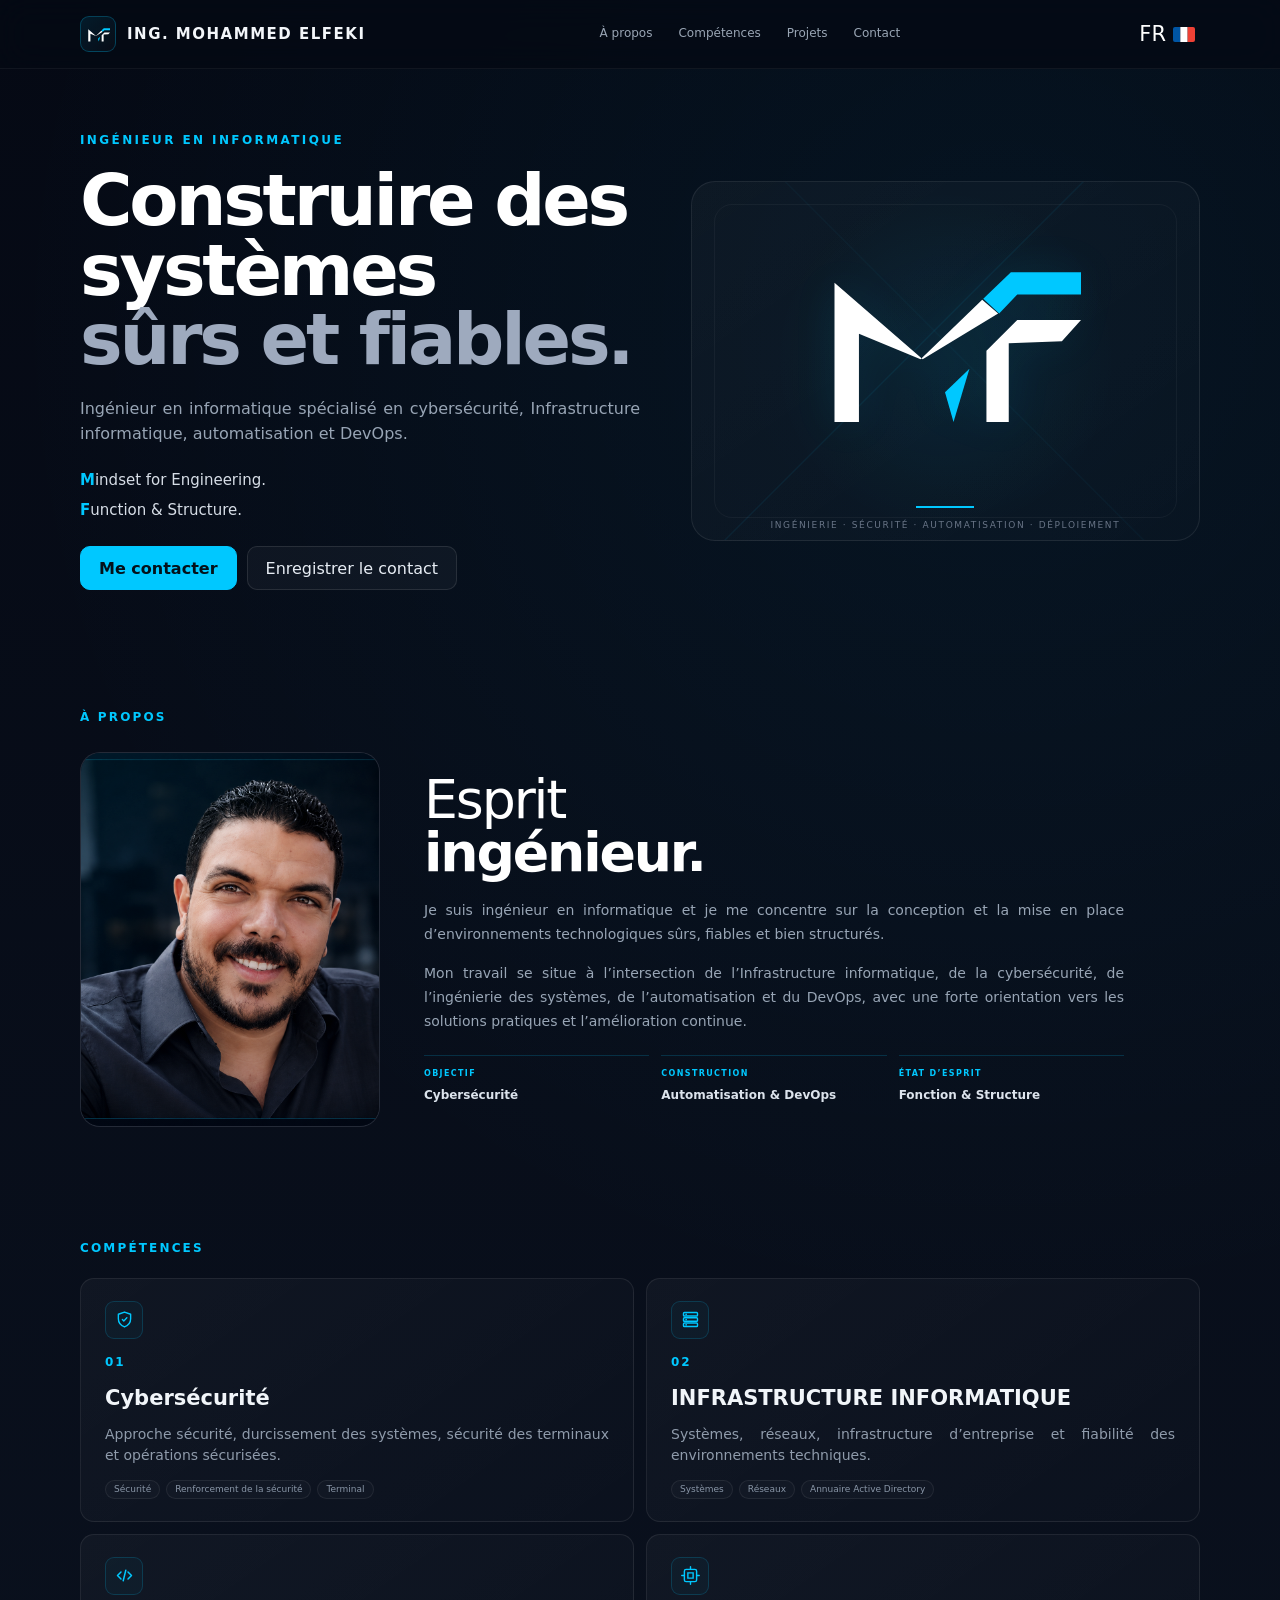
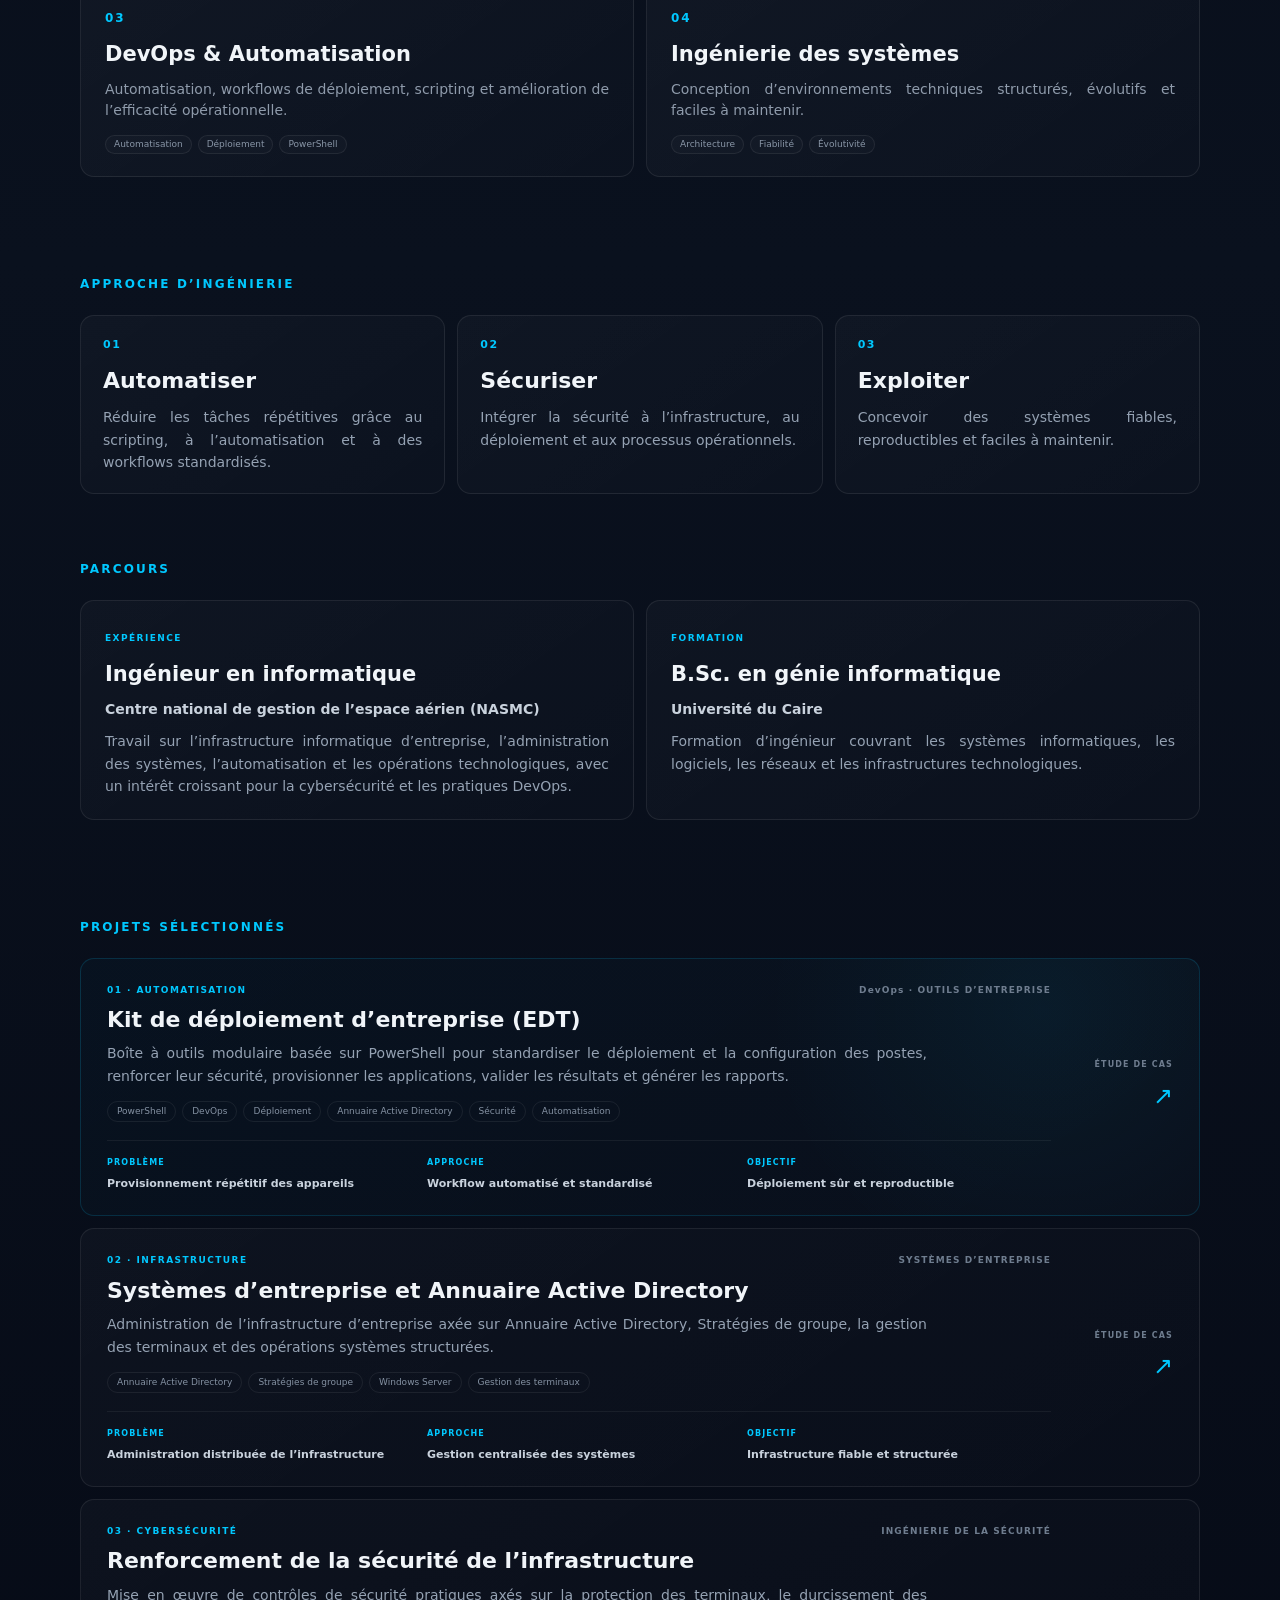
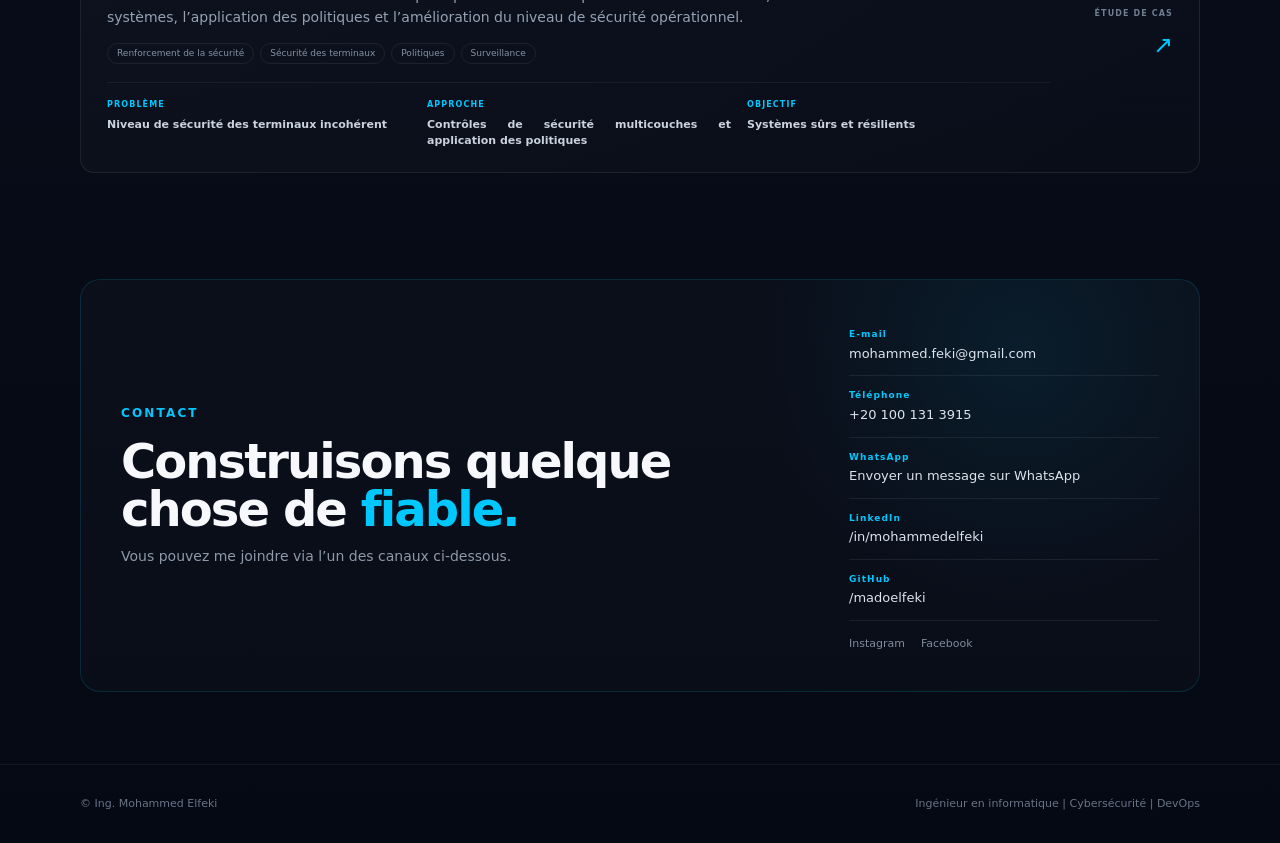
<file: fr/index.html>
<!DOCTYPE html>
<html lang="fr">
<head>
    <meta charset="UTF-8">
    <meta name="viewport" content="width=device-width, initial-scale=1.0">

    <link rel="icon" type="image/svg+xml" href="../favicon.svg?v=2">

    <title>Ing. Mohammed Elfeki | Ingénieur en informatique</title>

    <meta
        name="description"
        content="Ing. Mohammed Elfeki — Ingénieur en informatique spécialisé en Infrastructure informatique, cybersécurité, automatisation et DevOps."
    >

    <meta name="author" content="Mohammed Elfeki">

    <link rel="canonical" href="https://madoelfeki.github.io/fr/">

    <!-- Hreflang -->
<link rel="alternate" hreflang="en" href="https://madoelfeki.github.io/">
<link rel="alternate" hreflang="ar" href="https://madoelfeki.github.io/ar/">
<link rel="alternate" hreflang="fr" href="https://madoelfeki.github.io/fr/">
<link rel="alternate" hreflang="de" href="https://madoelfeki.github.io/de/">
<link rel="alternate" hreflang="es" href="https://madoelfeki.github.io/es/">
<link rel="alternate" hreflang="it" href="https://madoelfeki.github.io/it/">
<link rel="alternate" hreflang="zh-CN" href="https://madoelfeki.github.io/zh/">
<link rel="alternate" hreflang="ja" href="https://madoelfeki.github.io/ja/">
<link rel="alternate" hreflang="x-default" href="https://madoelfeki.github.io/">

    <meta property="og:type" content="profile">
    <meta property="og:title" content="Ing. Mohammed Elfeki | Ingénieur en informatique">
    <meta
        property="og:description"
        content="Ingénieur en informatique | Infrastructure informatique · Cybersécurité · Automatisation · DevOps"
    >
    <meta property="og:url" content="https://madoelfeki.github.io/fr/">
    <meta property="og:site_name" content="Mohammed Elfeki">
    <meta
        property="og:image"
        content="https://madoelfeki.github.io/mohammed-elfeki.png"
    >

    <meta name="twitter:card" content="summary_large_image">
    <meta
        name="twitter:title"
        content="Ing. Mohammed Elfeki | Ingénieur en informatique"
    >
    <meta
        name="twitter:description"
        content="Ingénieur en informatique | Infrastructure informatique · Cybersécurité · Automatisation · DevOps"
    >
    <meta
        name="twitter:image"
        content="https://madoelfeki.github.io/mohammed-elfeki.png"
    >

    <script type="application/ld+json">
    {
      "@context": "https://schema.org",
      "@type": "Person",
      "@id": "https://madoelfeki.github.io/#person",
      "name": "Mohammed Elfeki",
      "honorificPrefix": "Ing.",
      "url": "https://madoelfeki.github.io/fr/",
      "image": "https://madoelfeki.github.io/mohammed-elfeki.png",
      "jobTitle": "Computer Engineer",
      "description": "Ingénieur en informatique spécialisé en Infrastructure informatique, cybersécurité, automatisation et DevOps.",
      "sameAs": [
        "https://www.linkedin.com/in/mohammedelfeki/",
        "https://github.com/madoelfeki"
      ],
      "knowsAbout": [
        "Computer Engineering",
        "IT Infrastructure",
        "Cybersecurity",
        "Systems Engineering",
        "Automation",
        "DevOps"
      ]
    }
    </script>

    <script type="application/ld+json">
    {
      "@context": "https://schema.org",
      "@type": "ProfilePage",
      "@id": "https://madoelfeki.github.io/fr/#profile",
      "url": "https://madoelfeki.github.io/fr/",
      "name": "Ing. Mohammed Elfeki | Ingénieur en informatique",
      "mainEntity": {
        "@id": "https://madoelfeki.github.io/#person"
      },
      "inLanguage": "fr"
    }
    </script>

    <link rel="stylesheet" href="../styles.css">
</head>

<body>

    <header class="site-header">
        <div class="container nav">

            <a href="#" class="brand">
                <span class="brand-mark">
                    <img src="../mf-logo.svg" alt="MF">
                </span>

                <span class="brand-name">
                    ING. MOHAMMED ELFEKI
                </span>
            </a>

            <nav class="nav-links">
                <a href="#about">À propos</a>
                <a href="#Compétences">Compétences</a>
                <a href="#projects">Projets</a>
                <a href="#contact">Contact</a>
            </nav>

           <details class="language-switcher">
   <summary aria-label="Changer de langue">
    FR <img src="/flags/fr.svg" class="lang-flag" alt="Français">
</summary>

    <div class="language-menu">

    <a href="/">
        <img src="/flags/gb.svg" class="lang-flag" alt="English">
        <b>EN</b>
        <span>English</span>
    </a>

    <a href="/ar/">
        <img src="/flags/eg.svg" class="lang-flag" alt="العربية">
        <b>AR</b>
        <span>العربية</span>
    </a>

    <a href="/fr/" class="current">
        <img src="/flags/fr.svg" class="lang-flag" alt="Français">
        <b>FR</b>
        <span>Français</span>
    </a>

    <a href="/de/">
        <img src="/flags/de.svg" class="lang-flag" alt="Deutsch">
        <b>DE</b>
        <span>Deutsch</span>
    </a>

    <a href="/es/">
        <img src="/flags/es.svg" class="lang-flag" alt="Español">
        <b>ES</b>
        <span>Español</span>
    </a>

    <a href="/it/">
        <img src="/flags/it.svg" class="lang-flag" alt="Italiano">
        <b>IT</b>
        <span>Italiano</span>
    </a>

    <a href="/zh/">
        <img src="/flags/cn.svg" class="lang-flag" alt="中文">
        <b>ZH</b>
        <span>中文</span>
    </a>

    <a href="/ja/">
        <img src="/flags/jp.svg" class="lang-flag" alt="日本語">
        <b>JA</b>
        <span>日本語</span>
    </a>

</div>
</details>
            
        </div>
    </header>

    <main>

        <!-- HERO -->
        <section class="hero">

            <div class="container hero-grid">

                <div class="hero-content">

                    <div class="eyebrow">
                        INGÉNIEUR EN INFORMATIQUE
                    </div>

                    <h1>
                        Construire des systèmes
                        <span>sûrs et fiables.</span>
                    </h1>

                    <p class="hero-subtitle">
                        Ingénieur en informatique spécialisé en
                        cybersécurité, Infrastructure informatique,
                        automatisation et DevOps.
                    </p>

                    <div class="hero-brand-lines">

                        <div>
                            <strong>M</strong>indset for Engineering.
                        </div>

                        <div>
                            <strong>F</strong>unction & Structure.
                        </div>

                    </div>

                    <div class="hero-actions">

                        <a href="#contact" class="btn btn-primary">
                            Me contacter
                        </a>

                        <button
                            class="btn btn-secondary"
                            id="save-contact"
                        >
                            Enregistrer le contact
                        </button>

                    </div>

                </div>

                <div class="hero-mark">

                    <div class="master-logo">
                        <img
                            src="../mf-logo.svg"
                            alt="Logo MF de l'Ing. Mohammed Elfeki"
                        >
                    </div>

                    <div class="hero-line"></div>

                    <p>
                        Ingénierie · Sécurité · Automatisation · Déploiement
                    </p>

                </div>

            </div>

        </section>

        <!-- ABOUT -->
        <section id="about" class="section">

            <div class="container">

                <div class="section-label">
                    À PROPOS
                </div>

                <div class="about-layout">

                    <div class="about-photo">

                        <img
                            src="../mohammed-elfeki.png"
                            alt="Ing. Mohammed Elfeki"
                        >

                    </div>

                    <div class="about-content">

                        <div class="about-title">
                            <span>Esprit</span>
                            <strong>ingénieur.</strong>
                        </div>

                        <p>
                            Je suis ingénieur en informatique et je me concentre
                            sur la conception et la mise en place d’environnements
                            technologiques sûrs, fiables et bien structurés.
                        </p>

                        <p>
                            Mon travail se situe à l’intersection de
                            l’Infrastructure informatique, de la cybersécurité,
                            de l’ingénierie des systèmes, de l’automatisation
                            et du DevOps, avec une forte orientation vers
                            les solutions pratiques et l’amélioration continue.
                        </p>

                        <div class="about-meta">

                            <div>
                                <span>OBJECTIF</span>
                                <strong>Cybersécurité</strong>
                            </div>

                            <div>
                                <span>CONSTRUCTION</span>
                                <strong>Automatisation & DevOps</strong>
                            </div>

                            <div>
                                <span>ÉTAT D’ESPRIT</span>
                                <strong>Fonction & Structure</strong>
                            </div>

                        </div>

                    </div>

                </div>

            </div>

        </section>

        <!-- EXPERTISE -->
        <section id="Compétences" class="section">

            <div class="container">

                <div class="section-label">
                    COMPÉTENCES
                </div>

                <div class="cards">

                    <!-- Cybersecurity -->
                    <article class="card expertise-card">

                        <div class="expertise-icon" aria-hidden="true">
                            <svg viewBox="0 0 24 24" fill="none">
                                <path d="M12 3.5 19 6v5.2c0 4.5-3 7.8-7 9.3-4-1.5-7-4.8-7-9.3V6l7-2.5Z"
                                    stroke="currentColor"
                                    stroke-width="1.6"
                                    stroke-linejoin="round"/>
                                <path d="m9.6 12 1.6 1.6 3.5-3.5"
                                    stroke="currentColor"
                                    stroke-width="1.6"
                                    stroke-linecap="round"
                                    stroke-linejoin="round"/>
                            </svg>
                        </div>

                        <span class="card-number">01</span>

                        <h3>Cybersécurité</h3>

                        <p>
                            Approche sécurité, durcissement des systèmes,
                            sécurité des terminaux et opérations sécurisées.
                        </p>

                        <div class="expertise-tags">
                            <span>Sécurité</span>
                            <span>Renforcement de la sécurité</span>
                            <span>Terminal</span>
                        </div>

                    </article>

                    <!-- IT Infrastructure -->
                    <article class="card expertise-card">

                        <div class="expertise-icon" aria-hidden="true">
                            <svg viewBox="0 0 24 24" fill="none">
                                <rect x="4" y="4" width="16" height="4"
                                    rx="1"
                                    stroke="currentColor"
                                    stroke-width="1.6"/>
                                <rect x="4" y="10" width="16" height="4"
                                    rx="1"
                                    stroke="currentColor"
                                    stroke-width="1.6"/>
                                <rect x="4" y="16" width="16" height="4"
                                    rx="1"
                                    stroke="currentColor"
                                    stroke-width="1.6"/>
                                <path d="M7 6h.01M7 12h.01M7 18h.01"
                                    stroke="currentColor"
                                    stroke-width="2"
                                    stroke-linecap="round"/>
                            </svg>
                        </div>

                        <span class="card-number">02</span>

                        <h3>INFRASTRUCTURE INFORMATIQUE</h3>

                        <p>
                            Systèmes, réseaux, infrastructure d’entreprise
                            et fiabilité des environnements techniques.
                        </p>

                        <div class="expertise-tags">
                            <span>Systèmes</span>
                            <span>Réseaux</span>
                            <span>Annuaire Active Directory</span>
                        </div>

                    </article>

                    <!-- DevOps -->
                    <article class="card expertise-card">

                        <div class="expertise-icon" aria-hidden="true">
                            <svg viewBox="0 0 24 24" fill="none">
                                <path d="m8 8-4 4 4 4"
                                    stroke="currentColor"
                                    stroke-width="1.7"
                                    stroke-linecap="round"
                                    stroke-linejoin="round"/>
                                <path d="m16 8 4 4-4 4"
                                    stroke="currentColor"
                                    stroke-width="1.7"
                                    stroke-linecap="round"
                                    stroke-linejoin="round"/>
                                <path d="m13.5 6-3 12"
                                    stroke="currentColor"
                                    stroke-width="1.7"
                                    stroke-linecap="round"/>
                            </svg>
                        </div>

                        <span class="card-number">03</span>

                        <h3>DevOps & Automatisation</h3>

                        <p>
                            Automatisation, workflows de déploiement,
                            scripting et amélioration de l’efficacité
                            opérationnelle.
                        </p>

                        <div class="expertise-tags">
                            <span>Automatisation</span>
                            <span>Déploiement</span>
                            <span>PowerShell</span>
                        </div>

                    </article>

                    <!-- Systems Engineering -->
                    <article class="card expertise-card">

                        <div class="expertise-icon" aria-hidden="true">
                            <svg viewBox="0 0 24 24" fill="none">
                                <rect x="5" y="5" width="14" height="14"
                                    rx="2"
                                    stroke="currentColor"
                                    stroke-width="1.6"/>
                                <path d="M9 9h6v6H9z"
                                    stroke="currentColor"
                                    stroke-width="1.6"/>
                                <path d="M12 2v3M12 19v3M2 12h3M19 12h3"
                                    stroke="currentColor"
                                    stroke-width="1.6"
                                    stroke-linecap="round"/>
                            </svg>
                        </div>

                        <span class="card-number">04</span>

                        <h3>Ingénierie des systèmes</h3>

                        <p>
                            Conception d’environnements techniques structurés,
                            évolutifs et faciles à maintenir.
                        </p>

                        <div class="expertise-tags">
                            <span>Architecture</span>
                            <span>Fiabilité</span>
                            <span>Évolutivité</span>
                        </div>

                    </article>

                </div>

            </div>

        </section>

        <!-- ENGINEERING APPROACH -->
        <section id="approach" class="section approach-section">

            <div class="container">

                <div class="section-label">
                    APPROCHE D’INGÉNIERIE
                </div>

                <div class="approach-grid">

                    <article class="approach-card">
                        <span class="approach-number">01</span>

                        <h3>Automatiser</h3>

                        <p>
                            Réduire les tâches répétitives grâce au scripting,
                            à l’automatisation et à des workflows standardisés.
                        </p>
                    </article>

                    <article class="approach-card">
                        <span class="approach-number">02</span>

                        <h3>Sécuriser</h3>

                        <p>
                            Intégrer la sécurité à l’infrastructure,
                            au déploiement et aux processus opérationnels.
                        </p>
                    </article>

                    <article class="approach-card">
                        <span class="approach-number">03</span>

                        <h3>Exploiter</h3>

                        <p>
                            Concevoir des systèmes fiables, reproductibles
                            et faciles à maintenir.
                        </p>
                    </article>

                </div>

            </div>

        </section>

        <!-- EXPERIENCE & EDUCATION -->
        <section id="background" class="section background-section">

            <div class="container">

                <div class="section-label">
                    PARCOURS
                </div>

                <div class="background-grid">

                    <article class="background-card">

                        <span class="background-type">
                            EXPÉRIENCE
                        </span>

                        <h3>
                            Ingénieur en informatique
                        </h3>

                        <p class="background-org">
                            Centre national de gestion de l’espace aérien (NASMC)
                        </p>

                        <p class="background-description">
                           Travail sur l’infrastructure informatique d’entreprise, l’administration des systèmes, l’automatisation et les opérations technologiques, avec un intérêt croissant pour la cybersécurité et les pratiques DevOps.
                        </p>

                    </article>

                    <article class="background-card">

                        <span class="background-type">
                            FORMATION
                        </span>

                        <h3>
                            B.Sc. en génie informatique
                        </h3>

                        <p class="background-org">
                            Université du Caire
                        </p>

                        <p class="background-description">
                            Formation d’ingénieur couvrant les systèmes informatiques,
                            les logiciels, les réseaux et les infrastructures
                            technologiques.
                        </p>

                    </article>

                </div>

            </div>

        </section>

        <!-- SELECTED WORK -->
        <section id="projects" class="section">

            <div class="container">

                <div class="section-label">
                    PROJETS SÉLECTIONNÉS
                </div>

                <div class="projects">

                    <!-- PROJECT 01 -->
                    <article class="project project-featured">

                        <div class="project-main">

                            <div class="project-topline">
                                <span class="project-type">
                                    01 · AUTOMATISATION
                                </span>

                                <span class="project-status">
                                    DevOps · OUTILS D’ENTREPRISE
                                </span>
                            </div>

                            <h3>
                                Kit de déploiement d’entreprise (EDT)
                            </h3>

                            <p class="project-summary">
                                Boîte à outils modulaire basée sur PowerShell
                                pour standardiser le déploiement et la configuration
                                des postes, renforcer leur sécurité, provisionner
                                les applications, valider les résultats et générer
                                les rapports.
                            </p>

                            <div class="project-tags">
                                <span>PowerShell</span>
                                <span>DevOps</span>
                                <span>Déploiement</span>
                                <span>Annuaire Active Directory</span>
                                <span>Sécurité</span>
                                <span>Automatisation</span>
                            </div>

                            <div class="project-highlights">

                                <div>
                                    <span>PROBLÈME</span>
                                    <strong>Provisionnement répétitif des appareils</strong>
                                </div>

                                <div>
                                    <span>APPROCHE</span>
                                    <strong>Workflow automatisé et standardisé</strong>
                                </div>

                                <div>
                                    <span>OBJECTIF</span>
                                    <strong>Déploiement sûr et reproductible</strong>
                                </div>

                            </div>

                        </div>

                        <div class="project-action">
                            <span>ÉTUDE DE CAS</span>
                            <strong>↗</strong>
                        </div>

                    </article>

                    <!-- PROJECT 02 -->
                    <article class="project">

                        <div class="project-main">

                            <div class="project-topline">
                                <span class="project-type">
                                    02 · INFRASTRUCTURE
                                </span>

                                <span class="project-status">
                                    SYSTÈMES D’ENTREPRISE
                                </span>
                            </div>

                            <h3>
                                Systèmes d’entreprise et Annuaire Active Directory
                            </h3>

                            <p class="project-summary">
                                Administration de l’infrastructure d’entreprise
                                axée sur Annuaire Active Directory, Stratégies de groupe, la gestion
                                des terminaux et des opérations systèmes structurées.
                            </p>

                            <div class="project-tags">
                                <span>Annuaire Active Directory</span>
                                <span>Stratégies de groupe</span>
                                <span>Windows Server</span>
                                <span>Gestion des terminaux</span>
                            </div>

                            <div class="project-highlights">

                                <div>
                                    <span>PROBLÈME</span>
                                    <strong>Administration distribuée de l’infrastructure</strong>
                                </div>

                                <div>
                                    <span>APPROCHE</span>
                                    <strong>Gestion centralisée des systèmes</strong>
                                </div>

                                <div>
                                    <span>OBJECTIF</span>
                                    <strong>Infrastructure fiable et structurée</strong>
                                </div>

                            </div>

                        </div>

                        <div class="project-action">
                            <span>ÉTUDE DE CAS</span>
                            <strong>↗</strong>
                        </div>

                    </article>

                    <!-- PROJECT 03 -->
                    <article class="project">

                        <div class="project-main">

                            <div class="project-topline">
                                <span class="project-type">
                                    03 · CYBERSÉCURITÉ
                                </span>

                                <span class="project-status">
                                    INGÉNIERIE DE LA SÉCURITÉ
                                </span>
                            </div>

                            <h3>
                                Renforcement de la sécurité de l’infrastructure
                            </h3>

                            <p class="project-summary">
                                Mise en œuvre de contrôles de sécurité pratiques
                                axés sur la protection des terminaux, le durcissement
                                des systèmes, l’application des politiques et
                                l’amélioration du niveau de sécurité opérationnel.
                            </p>

                            <div class="project-tags">
                                <span>Renforcement de la sécurité</span>
                                <span>Sécurité des terminaux</span>
                                <span>Politiques</span>
                                <span>Surveillance</span>
                            </div>

                            <div class="project-highlights">

                                <div>
                                    <span>PROBLÈME</span>
                                    <strong>Niveau de sécurité des terminaux incohérent</strong>
                                </div>

                                <div>
                                    <span>APPROCHE</span>
                                    <strong>Contrôles de sécurité multicouches et application des politiques</strong>
                                </div>

                                <div>
                                    <span>OBJECTIF</span>
                                    <strong>Systèmes sûrs et résilients</strong>
                                </div>

                            </div>

                        </div>

                        <div class="project-action">
                            <span>ÉTUDE DE CAS</span>
                            <strong>↗</strong>
                        </div>

                    </article>

                </div>

            </div>

        </section>

        <!-- CONTACT -->
        <section id="contact" class="section contact-section">

            <div class="container contact-box">

                <div>

                    <div class="section-label">
                        CONTACT
                    </div>

                    <h2>
                        Construisons quelque chose de
                        <span>fiable.</span>
                    </h2>

                    <p>
                        Vous pouvez me joindre via l’un des canaux ci-dessous.
                    </p>

                </div>

                <div class="contact-links">

                    <a href="mailto:mohammed.feki@gmail.com">
                        <span>E-mail</span>
                        <span class="contact-value" dir="ltr">
                            mohammed.feki@gmail.com
                        </span>
                    </a>

                    <a href="tel:+201001313915">
                        <span>Téléphone</span>
                        <span class="contact-value" dir="ltr">
                            +20 100 131 3915
                        </span>
                    </a>

                    <a
                        href="https://wa.me/201001313915"
                        target="_blank"
                        rel="noopener"
                    >
                        <span>WhatsApp</span>
                        <span class="contact-value">
                            Envoyer un message sur WhatsApp
                        </span>
                    </a>

                    <a
                        href="https://www.linkedin.com/in/mohammedelfeki"
                        target="_blank"
                        rel="noopener"
                    >
                        <span>LinkedIn</span>
                        <span class="contact-value" dir="ltr">
                            /in/mohammedelfeki
                        </span>
                    </a>

                    <a
                        href="https://github.com/madoelfeki"
                        target="_blank"
                        rel="noopener"
                    >
                        <span>GitHub</span>
                        <span class="contact-value" dir="ltr">
                            /madoelfeki
                        </span>
                    </a>

                    <div class="contact-socials">

                        <a
                            href="https://www.instagram.com/madoelfeki"
                            target="_blank"
                            rel="noopener"
                        >
                            Instagram
                        </a>

                        <a
                            href="https://www.facebook.com/mado.feki"
                            target="_blank"
                            rel="noopener"
                        >
                            Facebook
                        </a>

                    </div>

                </div>

            </div>

        </section>

    </main>

    <footer>

        <div class="container footer-content">

            <span>
                © <span id="year"></span> Ing. Mohammed Elfeki
            </span>

            <span>
                Ingénieur en informatique | Cybersécurité | DevOps
            </span>

        </div>

    </footer>

    <script src="../script.js?v=2"></script>

</body>
</html>
</file>
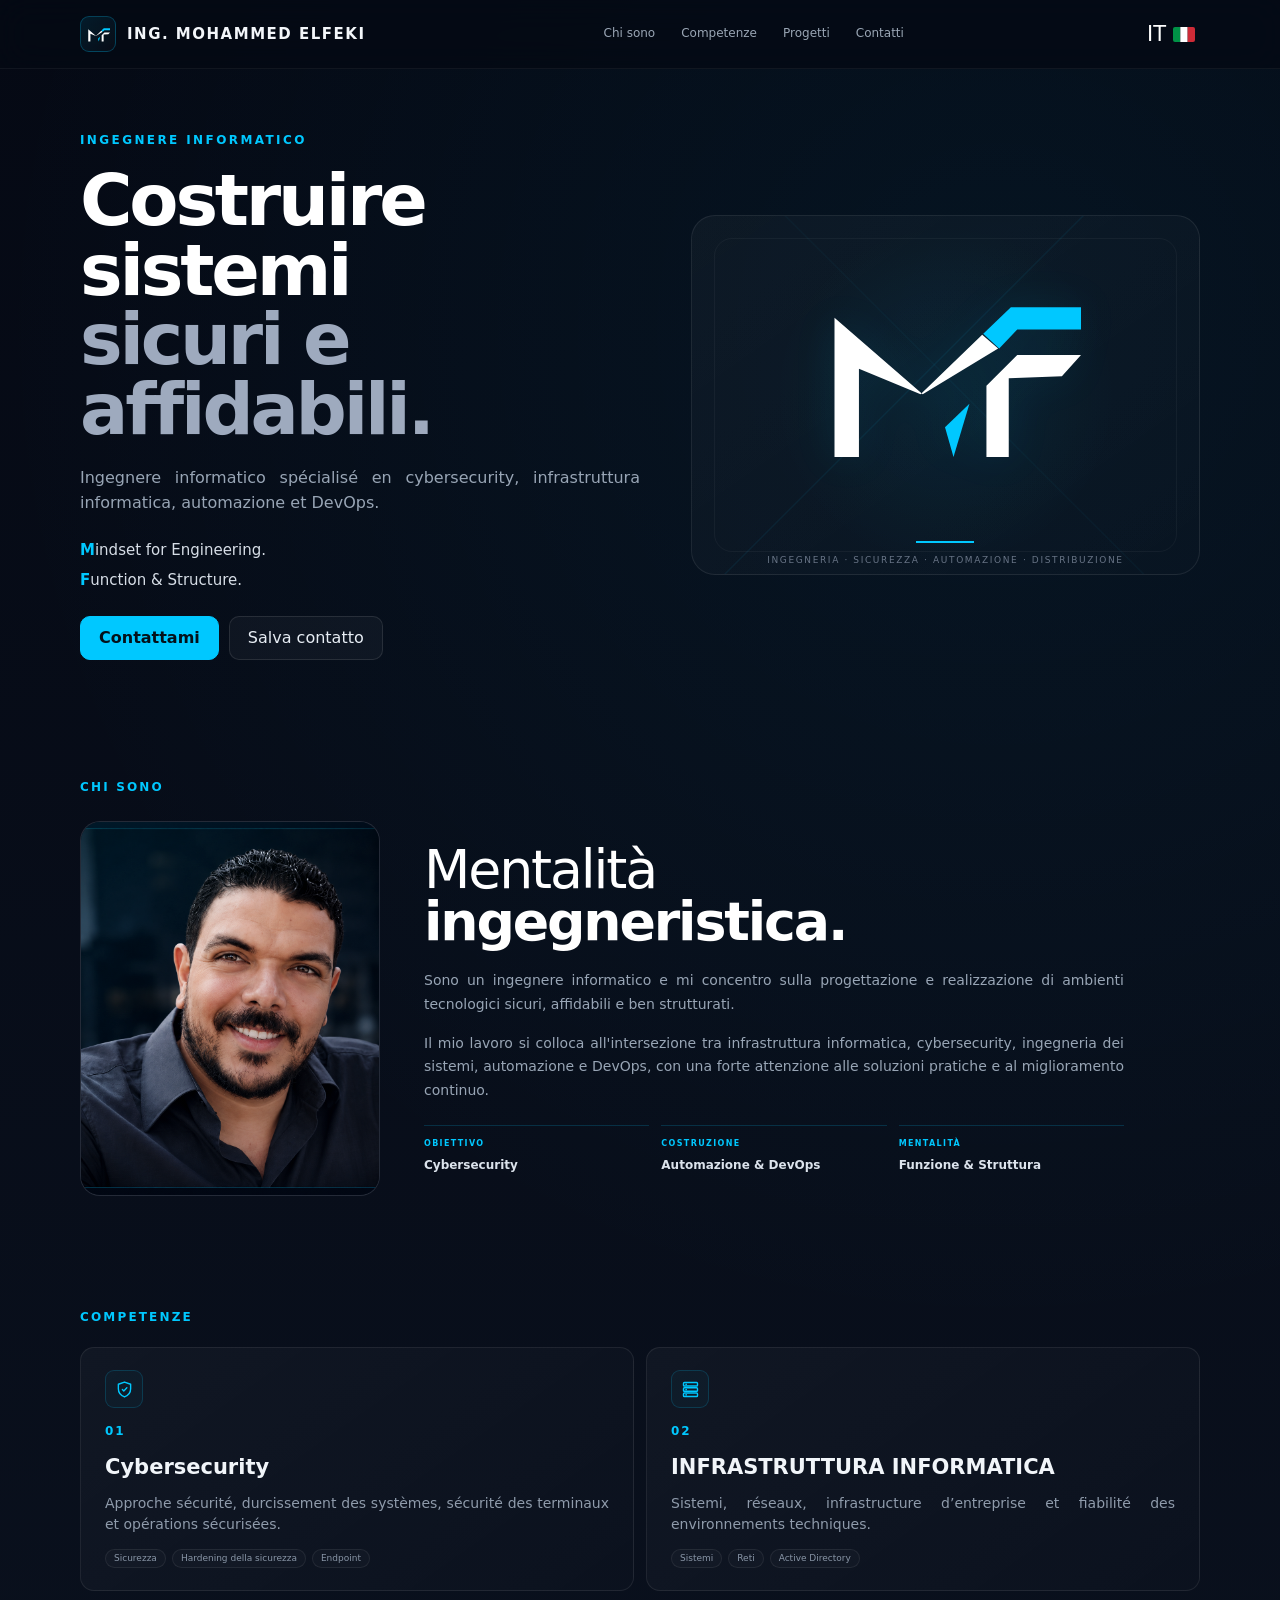
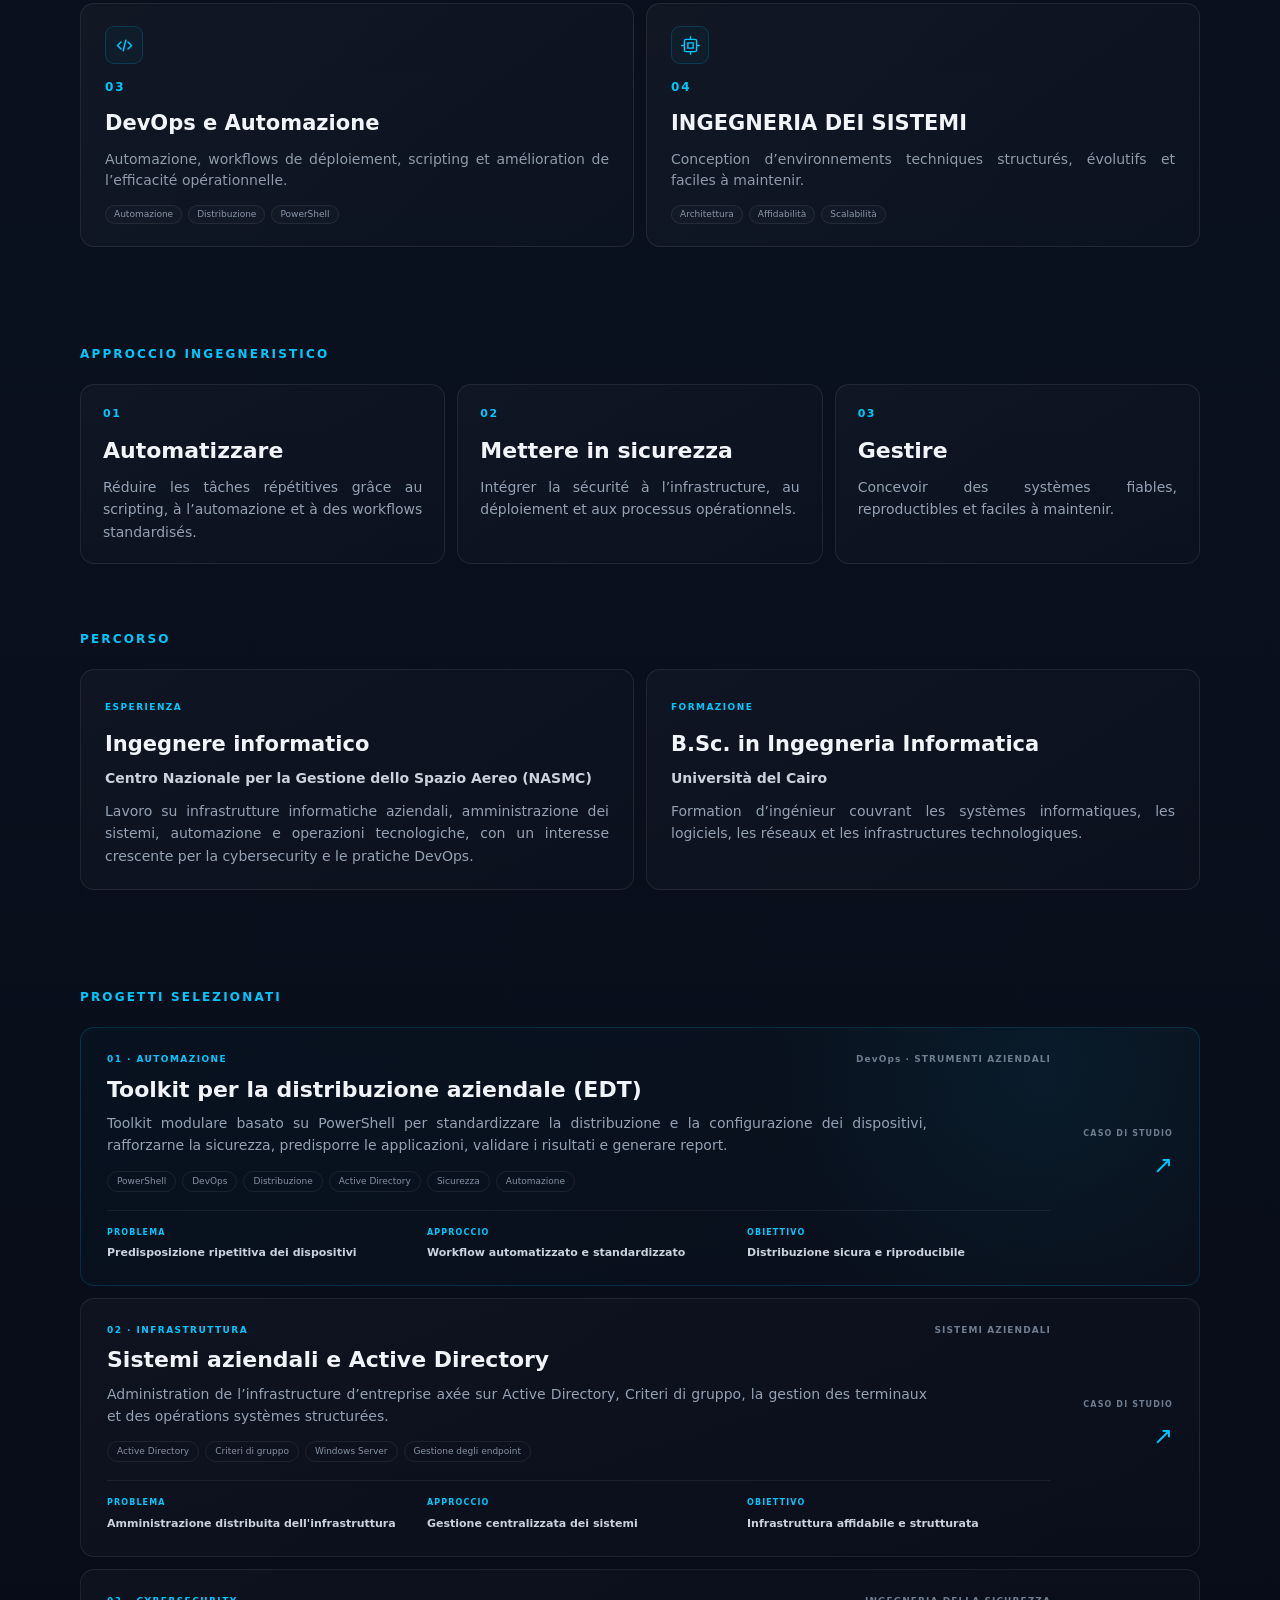
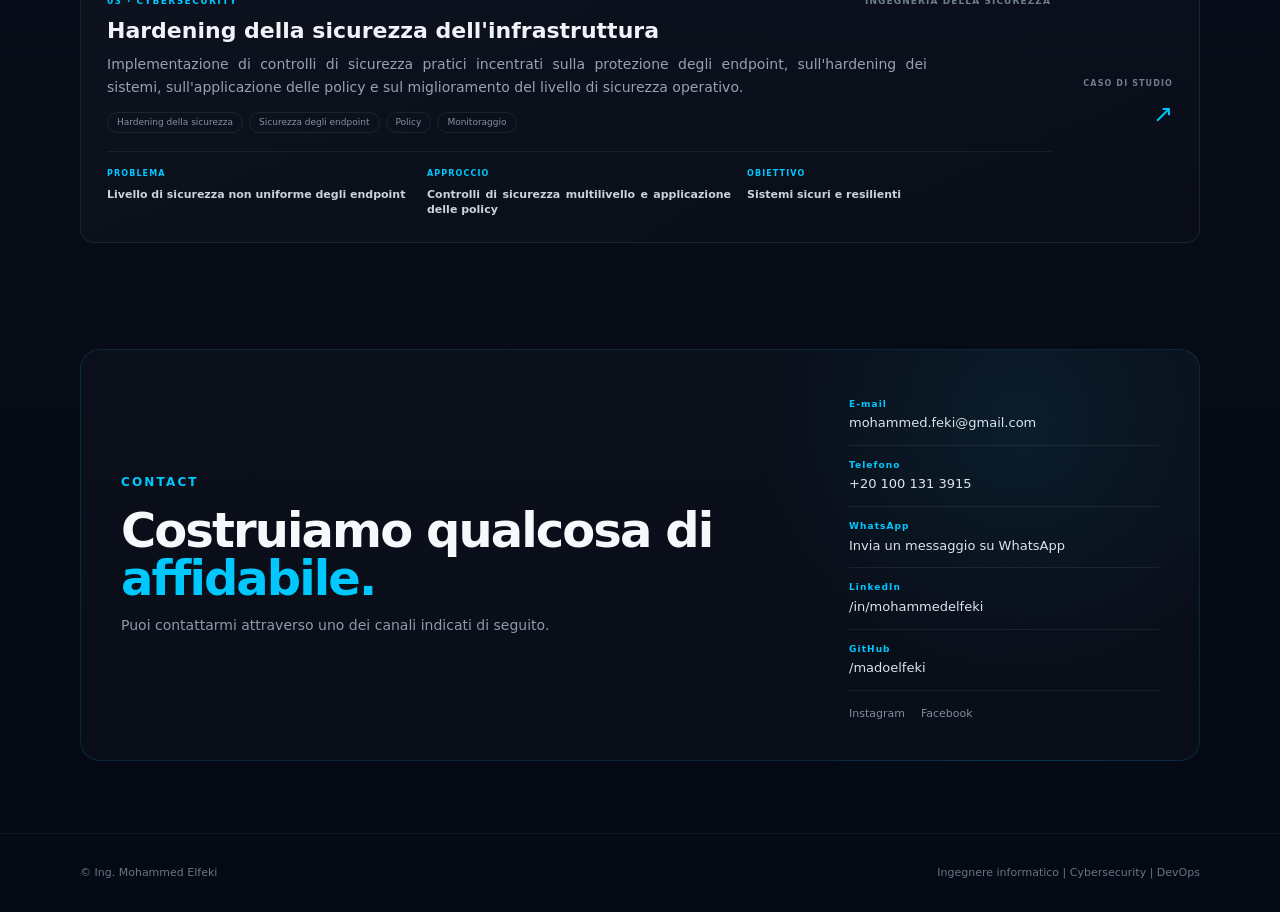
<file: it/index.html>
<!DOCTYPE html>

<html dir="ltr" lang="it">
<head>
<meta charset="utf-8"/>
<meta content="width=device-width, initial-scale=1.0" name="viewport"/>
<link href="../favicon.svg?v=2" rel="icon" type="image/svg+xml"/>
<title>Ing. Mohammed Elfeki | Ingegnere informatico</title>
<meta content="Ing. Mohammed Elfeki — Ingegnere informatico specializzato in infrastruttura informatica, cybersecurity, automazione e DevOps." name="description"/>
<meta content="Mohammed Elfeki" name="author"/>
<link href="https://madoelfeki.github.io/it/" rel="canonical"/>
<link href="https://madoelfeki.github.io/" hreflang="en" rel="alternate"/>
<link href="https://madoelfeki.github.io/ar/" hreflang="ar" rel="alternate"/>
<link href="https://madoelfeki.github.io/fr/" hreflang="fr" rel="alternate"/>
<link href="https://madoelfeki.github.io/de/" hreflang="de" rel="alternate"/>
<link href="https://madoelfeki.github.io/es/" hreflang="es" rel="alternate"/>
<link href="https://madoelfeki.github.io/it/" hreflang="it" rel="alternate"/>
<link href="https://madoelfeki.github.io/zh/" hreflang="zh" rel="alternate"/>
<link href="https://madoelfeki.github.io/ja/" hreflang="ja" rel="alternate"/>
<link href="https://madoelfeki.github.io/" hreflang="x-default" rel="alternate"/>
<meta content="profile" property="og:type"/>
<meta content="Ing. Mohammed Elfeki | Ingegnere informatico" property="og:title"/>
<meta content="Ingegnere informatico | Infrastruttura informatica · Cybersecurity · Automazione · DevOps" property="og:description"/>
<meta content="https://madoelfeki.github.io/it/" property="og:url"/>
<meta content="Mohammed Elfeki" property="og:site_name"/>
<meta content="https://madoelfeki.github.io/mohammed-elfeki.png" property="og:image"/>
<meta content="summary_large_image" name="twitter:card"/>
<meta content="Ing. Mohammed Elfeki | Ingegnere informatico" name="twitter:title"/>
<meta content="Ingegnere informatico | Infrastruttura informatica · Cybersecurity · Automazione · DevOps" name="twitter:description"/>
<meta content="https://madoelfeki.github.io/mohammed-elfeki.png" name="twitter:image"/>
<script type="application/ld+json">
    {
      "@context": "https://schema.org",
      "@type": "Person",
      "@id": "https://madoelfeki.github.io/#person",
      "name": "Mohammed Elfeki",
      "honorificPrefix": "Ing.",
      "url": "https://madoelfeki.github.io/it/",
      "image": "https://madoelfeki.github.io/mohammed-elfeki.png",
      "jobTitle": "Ingegnere informatico",
      "description": "Ingegnere informatico specializzato in infrastruttura informatica, cybersecurity, automazione e DevOps.",
      "sameAs": [
        "https://www.linkedin.com/in/mohammedelfeki/",
        "https://github.com/madoelfeki"
      ],
      "knowsAbout": [
        "Ingegneria informatica",
        "Infrastruttura informatica",
        "Cybersecurity",
        "Ingegneria dei sistemi",
        "Automazione",
        "DevOps"
      ]
    }
    </script>
<script type="application/ld+json">
    {
      "@context": "https://schema.org",
      "@type": "ProfilePage",
      "@id": "https://madoelfeki.github.io/it/#profile",
      "url": "https://madoelfeki.github.io/it/",
      "name": "Ing. Mohammed Elfeki | Ingegnere informatico",
      "mainEntity": {
        "@id": "https://madoelfeki.github.io/#person"
      },
      "inLanguage": "it"
    }
    </script>
<link href="../styles.css" rel="stylesheet"/>
</head>
<body>
<header class="site-header">
<div class="container nav">
<a class="brand" href="#">
<span class="brand-mark">
<img alt="MF" src="../mf-logo.svg"/>
</span>
<span class="brand-name">
                    ING. MOHAMMED ELFEKI
                </span>
</a>
<nav class="nav-links">
<a href="#about">Chi sono</a>
<a href="#Competenze">Competenze</a>
<a href="#projects">Progetti</a>
<a href="#contact">Contatti</a>
</nav>
<details class="language-switcher">
<summary aria-label="Cambia lingua">IT <img alt="Italiano" class="lang-flag" src="/flags/it.svg"/></summary>
<div class="language-menu">
<a href="/"><img alt="English" class="lang-flag" src="/flags/gb.svg"/><b>EN</b><span>English</span></a>
<a href="/ar/"><img alt="العربية" class="lang-flag" src="/flags/eg.svg"/><b>AR</b><span>العربية</span></a>
<a href="/fr/"><img alt="Français" class="lang-flag" src="/flags/fr.svg"/><b>FR</b><span>Français</span></a>
<a href="/de/"><img alt="Deutsch" class="lang-flag" src="/flags/de.svg"/><b>DE</b><span>Deutsch</span></a>
<a href="/es/"><img alt="Español" class="lang-flag" src="/flags/es.svg"/><b>ES</b><span>Español</span></a>
<a class="current" href="/it/"><img alt="Italiano" class="lang-flag" src="/flags/it.svg"/><b>IT</b><span>Italiano</span></a>
<a href="/zh/"><img alt="中文" class="lang-flag" src="/flags/cn.svg"/><b>ZH</b><span>中文</span></a>
<a href="/ja/"><img alt="日本語" class="lang-flag" src="/flags/jp.svg"/><b>JA</b><span>日本語</span></a>
</div>
</details>
</div>
</header>
<main>
<!-- HERO -->
<section class="hero">
<div class="container hero-grid">
<div class="hero-content">
<div class="eyebrow">INGEGNERE INFORMATICO</div>
<h1>
                        Costruire sistemi
                        <span>sicuri e affidabili.</span>
</h1>
<p class="hero-subtitle">
                        Ingegnere informatico spécialisé en
                        cybersecurity, infrastruttura informatica,
                        automazione et DevOps.
                    </p>
<div class="hero-brand-lines">
<div>
<strong>M</strong>indset for Engineering.
                        </div>
<div>
<strong>F</strong>unction &amp; Structure.
                        </div>
</div>
<div class="hero-actions">
<a class="btn btn-primary" href="#contact">
                            Contattami
                        </a>
<button class="btn btn-secondary" id="save-contact">
                            Salva contatto
                        </button>
</div>
</div>
<div class="hero-mark">
<div class="master-logo">
<img alt="Logo MF de l'Ing. Mohammed Elfeki" src="../mf-logo.svg"/>
</div>
<div class="hero-line"></div>
<p>
                        Ingegneria · Sicurezza · Automazione · Distribuzione
                    </p>
</div>
</div>
</section>
<!-- ABOUT -->
<section class="section" id="about">
<div class="container">
<div class="section-label">
                    CHI SONO
                </div>
<div class="about-layout">
<div class="about-photo">
<img alt="Ing. Mohammed Elfeki" src="../mohammed-elfeki.png"/>
</div>
<div class="about-content">
<div class="about-title">
<span>Mentalità</span>
<strong>ingegneristica.</strong>
</div>
<p>Sono un ingegnere informatico e mi concentro sulla progettazione e realizzazione di ambienti tecnologici sicuri, affidabili e ben strutturati.</p>
<p>Il mio lavoro si colloca all'intersezione tra infrastruttura informatica, cybersecurity, ingegneria dei sistemi, automazione e DevOps, con una forte attenzione alle soluzioni pratiche e al miglioramento continuo.</p>
<div class="about-meta">
<div>
<span>OBIETTIVO</span>
<strong>Cybersecurity</strong>
</div>
<div>
<span>COSTRUZIONE</span>
<strong>Automazione &amp; DevOps</strong>
</div>
<div>
<span>MENTALITÀ</span>
<strong>Funzione &amp; Struttura</strong>
</div>
</div>
</div>
</div>
</div>
</section>
<!-- EXPERTISE -->
<section class="section" id="Competenze">
<div class="container">
<div class="section-label">
                    COMPETENZE
                </div>
<div class="cards">
<!-- Cybersecurity -->
<article class="card expertise-card">
<div aria-hidden="true" class="expertise-icon">
<svg fill="none" viewbox="0 0 24 24">
<path d="M12 3.5 19 6v5.2c0 4.5-3 7.8-7 9.3-4-1.5-7-4.8-7-9.3V6l7-2.5Z" stroke="currentColor" stroke-linejoin="round" stroke-width="1.6"></path>
<path d="m9.6 12 1.6 1.6 3.5-3.5" stroke="currentColor" stroke-linecap="round" stroke-linejoin="round" stroke-width="1.6"></path>
</svg>
</div>
<span class="card-number">01</span>
<h3>Cybersecurity</h3>
<p>
                            Approche sécurité, durcissement des systèmes,
                            sécurité des terminaux et opérations sécurisées.
                        </p>
<div class="expertise-tags">
<span>Sicurezza</span>
<span>Hardening della sicurezza</span>
<span>Endpoint</span>
</div>
</article>
<!-- IT Infrastructure -->
<article class="card expertise-card">
<div aria-hidden="true" class="expertise-icon">
<svg fill="none" viewbox="0 0 24 24">
<rect height="4" rx="1" stroke="currentColor" stroke-width="1.6" width="16" x="4" y="4"></rect>
<rect height="4" rx="1" stroke="currentColor" stroke-width="1.6" width="16" x="4" y="10"></rect>
<rect height="4" rx="1" stroke="currentColor" stroke-width="1.6" width="16" x="4" y="16"></rect>
<path d="M7 6h.01M7 12h.01M7 18h.01" stroke="currentColor" stroke-linecap="round" stroke-width="2"></path>
</svg>
</div>
<span class="card-number">02</span>
<h3>INFRASTRUTTURA INFORMATICA</h3>
<p>
                            Sistemi, réseaux, infrastructure d’entreprise
                            et fiabilité des environnements techniques.
                        </p>
<div class="expertise-tags">
<span>Sistemi</span>
<span>Reti</span>
<span>Active Directory</span>
</div>
</article>
<!-- DevOps -->
<article class="card expertise-card">
<div aria-hidden="true" class="expertise-icon">
<svg fill="none" viewbox="0 0 24 24">
<path d="m8 8-4 4 4 4" stroke="currentColor" stroke-linecap="round" stroke-linejoin="round" stroke-width="1.7"></path>
<path d="m16 8 4 4-4 4" stroke="currentColor" stroke-linecap="round" stroke-linejoin="round" stroke-width="1.7"></path>
<path d="m13.5 6-3 12" stroke="currentColor" stroke-linecap="round" stroke-width="1.7"></path>
</svg>
</div>
<span class="card-number">03</span>
<h3>DevOps e Automazione</h3>
<p>
                            Automazione, workflows de déploiement,
                            scripting et amélioration de l’efficacité
                            opérationnelle.
                        </p>
<div class="expertise-tags">
<span>Automazione</span>
<span>Distribuzione</span>
<span>PowerShell</span>
</div>
</article>
<!-- Systems Engineering -->
<article class="card expertise-card">
<div aria-hidden="true" class="expertise-icon">
<svg fill="none" viewbox="0 0 24 24">
<rect height="14" rx="2" stroke="currentColor" stroke-width="1.6" width="14" x="5" y="5"></rect>
<path d="M9 9h6v6H9z" stroke="currentColor" stroke-width="1.6"></path>
<path d="M12 2v3M12 19v3M2 12h3M19 12h3" stroke="currentColor" stroke-linecap="round" stroke-width="1.6"></path>
</svg>
</div>
<span class="card-number">04</span>
<h3>INGEGNERIA DEI SISTEMI</h3>
<p>
                            Conception d’environnements techniques structurés,
                            évolutifs et faciles à maintenir.
                        </p>
<div class="expertise-tags">
<span>Architettura</span>
<span>Affidabilità</span>
<span>Scalabilità</span>
</div>
</article>
</div>
</div>
</section>
<!-- ENGINEERING APPROACH -->
<section class="section approach-section" id="approach">
<div class="container">
<div class="section-label">
                    APPROCCIO INGEGNERISTICO
                </div>
<div class="approach-grid">
<article class="approach-card">
<span class="approach-number">01</span>
<h3>Automatizzare</h3>
<p>
                            Réduire les tâches répétitives grâce au scripting,
                            à l’automazione et à des workflows standardisés.
                        </p>
</article>
<article class="approach-card">
<span class="approach-number">02</span>
<h3>Mettere in sicurezza</h3>
<p>
                            Intégrer la sécurité à l’infrastructure,
                            au déploiement et aux processus opérationnels.
                        </p>
</article>
<article class="approach-card">
<span class="approach-number">03</span>
<h3>Gestire</h3>
<p>
                            Concevoir des systèmes fiables, reproductibles
                            et faciles à maintenir.
                        </p>
</article>
</div>
</div>
</section>
<!-- EXPERIENCE & EDUCATION -->
<section class="section background-section" id="background">
<div class="container">
<div class="section-label">
                    PERCORSO
                </div>
<div class="background-grid">
<article class="background-card">
<span class="background-type">
                            ESPERIENZA
                        </span>
<h3>
                            Ingegnere informatico
                        </h3>
<p class="background-org">
                            Centro Nazionale per la Gestione dello Spazio Aereo (NASMC)
                        </p>
<p class="background-description">
                           Lavoro su infrastrutture informatiche aziendali, amministrazione dei sistemi, automazione e operazioni tecnologiche, con un interesse crescente per la cybersecurity e le pratiche DevOps.
                        </p>
</article>
<article class="background-card">
<span class="background-type">
                            FORMAZIONE
                        </span>
<h3>
                            B.Sc. in Ingegneria Informatica
                        </h3>
<p class="background-org">
                            Università del Cairo
                        </p>
<p class="background-description">
                            Formation d’ingénieur couvrant les systèmes informatiques,
                            les logiciels, les réseaux et les infrastructures
                            technologiques.
                        </p>
</article>
</div>
</div>
</section>
<!-- SELECTED WORK -->
<section class="section" id="projects">
<div class="container">
<div class="section-label">
                    PROGETTI SELEZIONATI
                </div>
<div class="projects">
<!-- PROJECT 01 -->
<article class="project project-featured">
<div class="project-main">
<div class="project-topline">
<span class="project-type">
                                    01 · AUTOMAZIONE
                                </span>
<span class="project-status">
                                    DevOps · STRUMENTI AZIENDALI
                                </span>
</div>
<h3>
                                Toolkit per la distribuzione aziendale (EDT)
                            </h3>
<p class="project-summary">Toolkit modulare basato su PowerShell per standardizzare la distribuzione e la configurazione dei dispositivi, rafforzarne la sicurezza, predisporre le applicazioni, validare i risultati e generare report.</p>
<div class="project-tags">
<span>PowerShell</span>
<span>DevOps</span>
<span>Distribuzione</span>
<span>Active Directory</span>
<span>Sicurezza</span>
<span>Automazione</span>
</div>
<div class="project-highlights">
<div>
<span>PROBLEMA</span>
<strong>Predisposizione ripetitiva dei dispositivi</strong>
</div>
<div>
<span>APPROCCIO</span>
<strong>Workflow automatizzato e standardizzato</strong>
</div>
<div>
<span>OBIETTIVO</span>
<strong>Distribuzione sicura e riproducibile</strong>
</div>
</div>
</div>
<div class="project-action">
<span>CASO DI STUDIO</span>
<strong>↗</strong>
</div>
</article>
<!-- PROJECT 02 -->
<article class="project">
<div class="project-main">
<div class="project-topline">
<span class="project-type">
                                    02 · INFRASTRUTTURA
                                </span>
<span class="project-status">
                                    SISTEMI AZIENDALI
                                </span>
</div>
<h3>
                                Sistemi aziendali e Active Directory
                            </h3>
<p class="project-summary">
                                Administration de l’infrastructure d’entreprise
                                axée sur Active Directory, Criteri di gruppo, la gestion
                                des terminaux et des opérations systèmes structurées.
                            </p>
<div class="project-tags">
<span>Active Directory</span>
<span>Criteri di gruppo</span>
<span>Windows Server</span>
<span>Gestione degli endpoint</span>
</div>
<div class="project-highlights">
<div>
<span>PROBLEMA</span>
<strong>Amministrazione distribuita dell'infrastruttura</strong>
</div>
<div>
<span>APPROCCIO</span>
<strong>Gestione centralizzata dei sistemi</strong>
</div>
<div>
<span>OBIETTIVO</span>
<strong>Infrastruttura affidabile e strutturata</strong>
</div>
</div>
</div>
<div class="project-action">
<span>CASO DI STUDIO</span>
<strong>↗</strong>
</div>
</article>
<!-- PROJECT 03 -->
<article class="project">
<div class="project-main">
<div class="project-topline">
<span class="project-type">
                                    03 · CYBERSECURITY
                                </span>
<span class="project-status">
                                    INGEGNERIA DELLA SICUREZZA
                                </span>
</div>
<h3>
                                Hardening della sicurezza dell'infrastruttura
                            </h3>
<p class="project-summary">Implementazione di controlli di sicurezza pratici incentrati sulla protezione degli endpoint, sull'hardening dei sistemi, sull'applicazione delle policy e sul miglioramento del livello di sicurezza operativo.</p>
<div class="project-tags">
<span>Hardening della sicurezza</span>
<span>Sicurezza degli endpoint</span>
<span>Policy</span>
<span>Monitoraggio</span>
</div>
<div class="project-highlights">
<div>
<span>PROBLEMA</span>
<strong>Livello di sicurezza non uniforme degli endpoint</strong>
</div>
<div>
<span>APPROCCIO</span>
<strong>Controlli di sicurezza multilivello e applicazione delle policy</strong>
</div>
<div>
<span>OBIETTIVO</span>
<strong>Sistemi sicuri e resilienti</strong>
</div>
</div>
</div>
<div class="project-action">
<span>CASO DI STUDIO</span>
<strong>↗</strong>
</div>
</article>
</div>
</div>
</section>
<!-- CONTACT -->
<section class="section contact-section" id="contact">
<div class="container contact-box">
<div>
<div class="section-label">
                        CONTACT
                    </div>
<h2>
                        Costruiamo qualcosa di
                        <span>affidabile.</span>
</h2>
<p>
                        Puoi contattarmi attraverso uno dei canali indicati di seguito.
                    </p>
</div>
<div class="contact-links">
<a href="mailto:mohammed.feki@gmail.com">
<span>E-mail</span>
<span class="contact-value" dir="ltr">
                            mohammed.feki@gmail.com
                        </span>
</a>
<a href="tel:+201001313915">
<span>Telefono</span>
<span class="contact-value" dir="ltr">
                            +20 100 131 3915
                        </span>
</a>
<a href="https://wa.me/201001313915" rel="noopener" target="_blank">
<span>WhatsApp</span>
<span class="contact-value">
                            Invia un messaggio su WhatsApp
                        </span>
</a>
<a href="https://www.linkedin.com/in/mohammedelfeki" rel="noopener" target="_blank">
<span>LinkedIn</span>
<span class="contact-value" dir="ltr">
                            /in/mohammedelfeki
                        </span>
</a>
<a href="https://github.com/madoelfeki" rel="noopener" target="_blank">
<span>GitHub</span>
<span class="contact-value" dir="ltr">
                            /madoelfeki
                        </span>
</a>
<div class="contact-socials">
<a href="https://www.instagram.com/madoelfeki" rel="noopener" target="_blank">
                            Instagram
                        </a>
<a href="https://www.facebook.com/mado.feki" rel="noopener" target="_blank">
                            Facebook
                        </a>
</div>
</div>
</div>
</section>
</main>
<footer>
<div class="container footer-content">
<span>
                © <span id="year"></span> Ing. Mohammed Elfeki
            </span>
<span>
                Ingegnere informatico | Cybersecurity | DevOps
            </span>
</div>
</footer>
<script src="../script.js?v=2"></script>
</body>
</html>
</file>
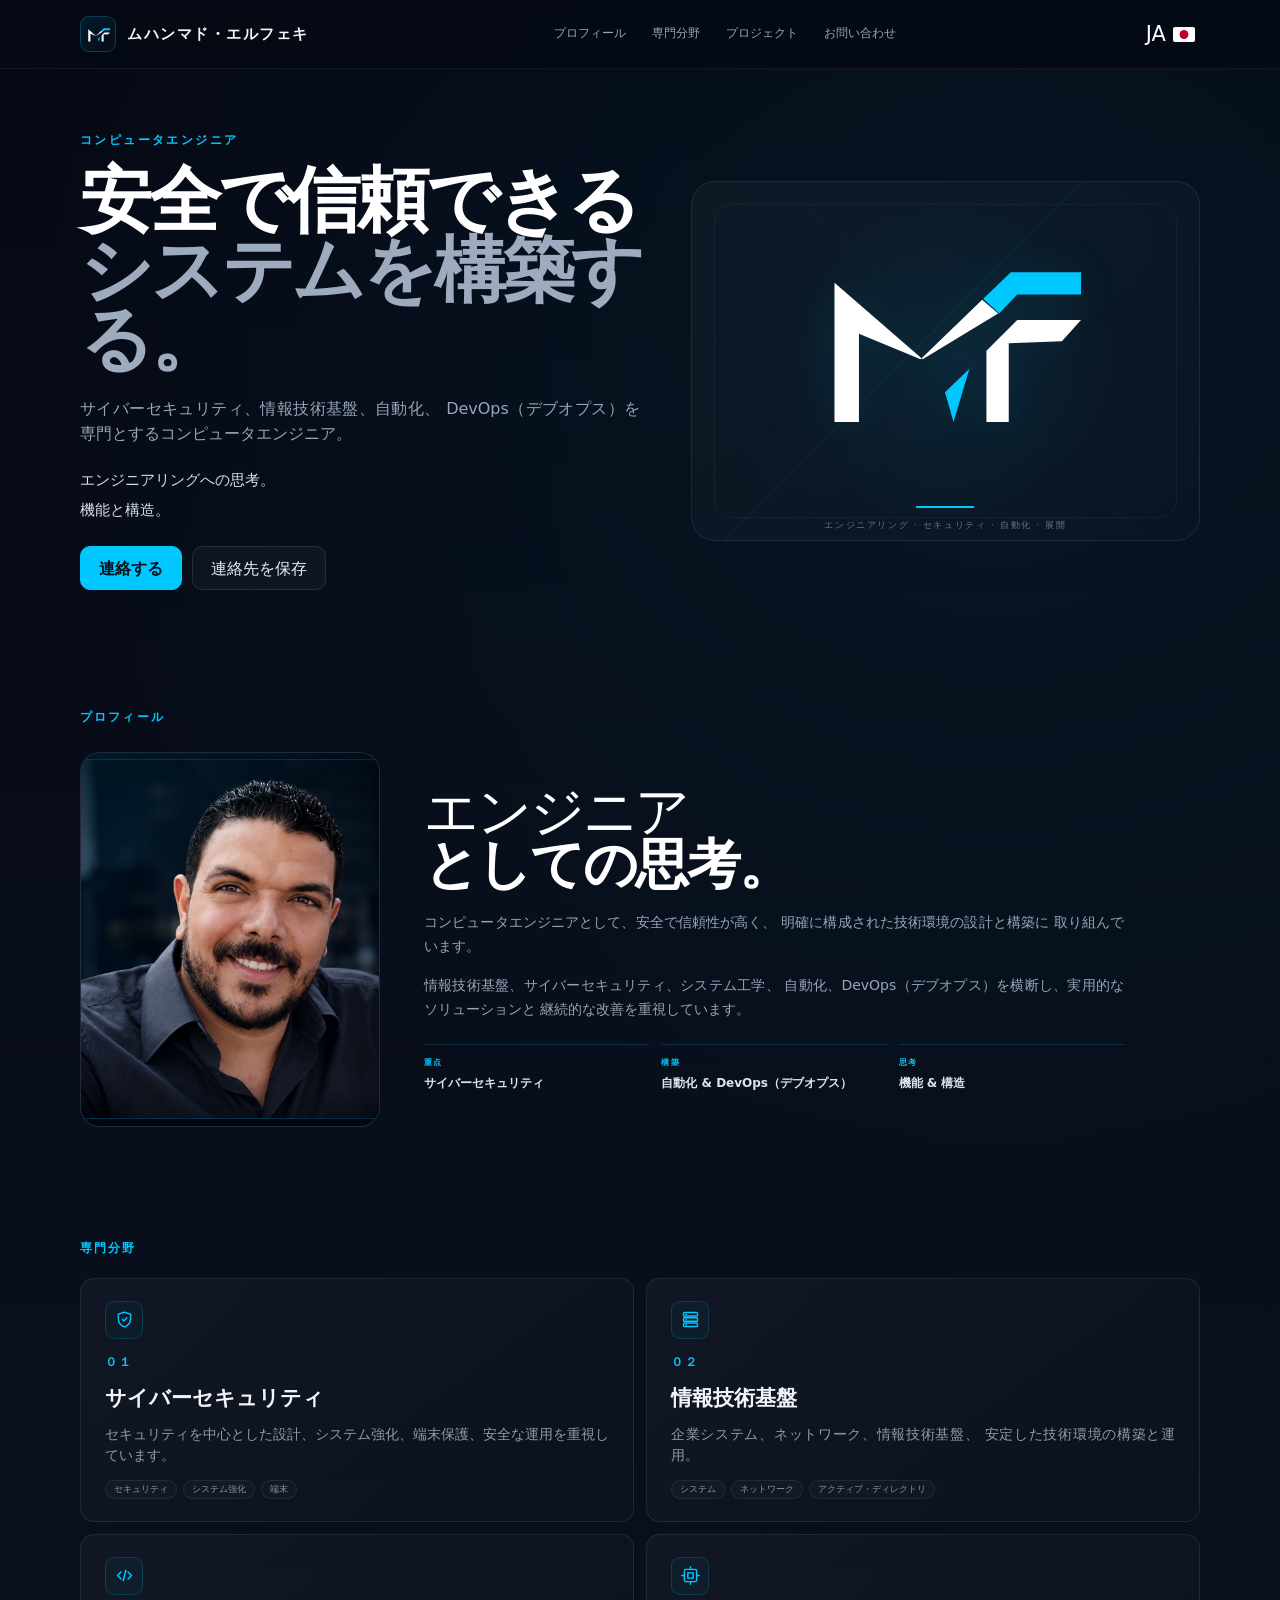
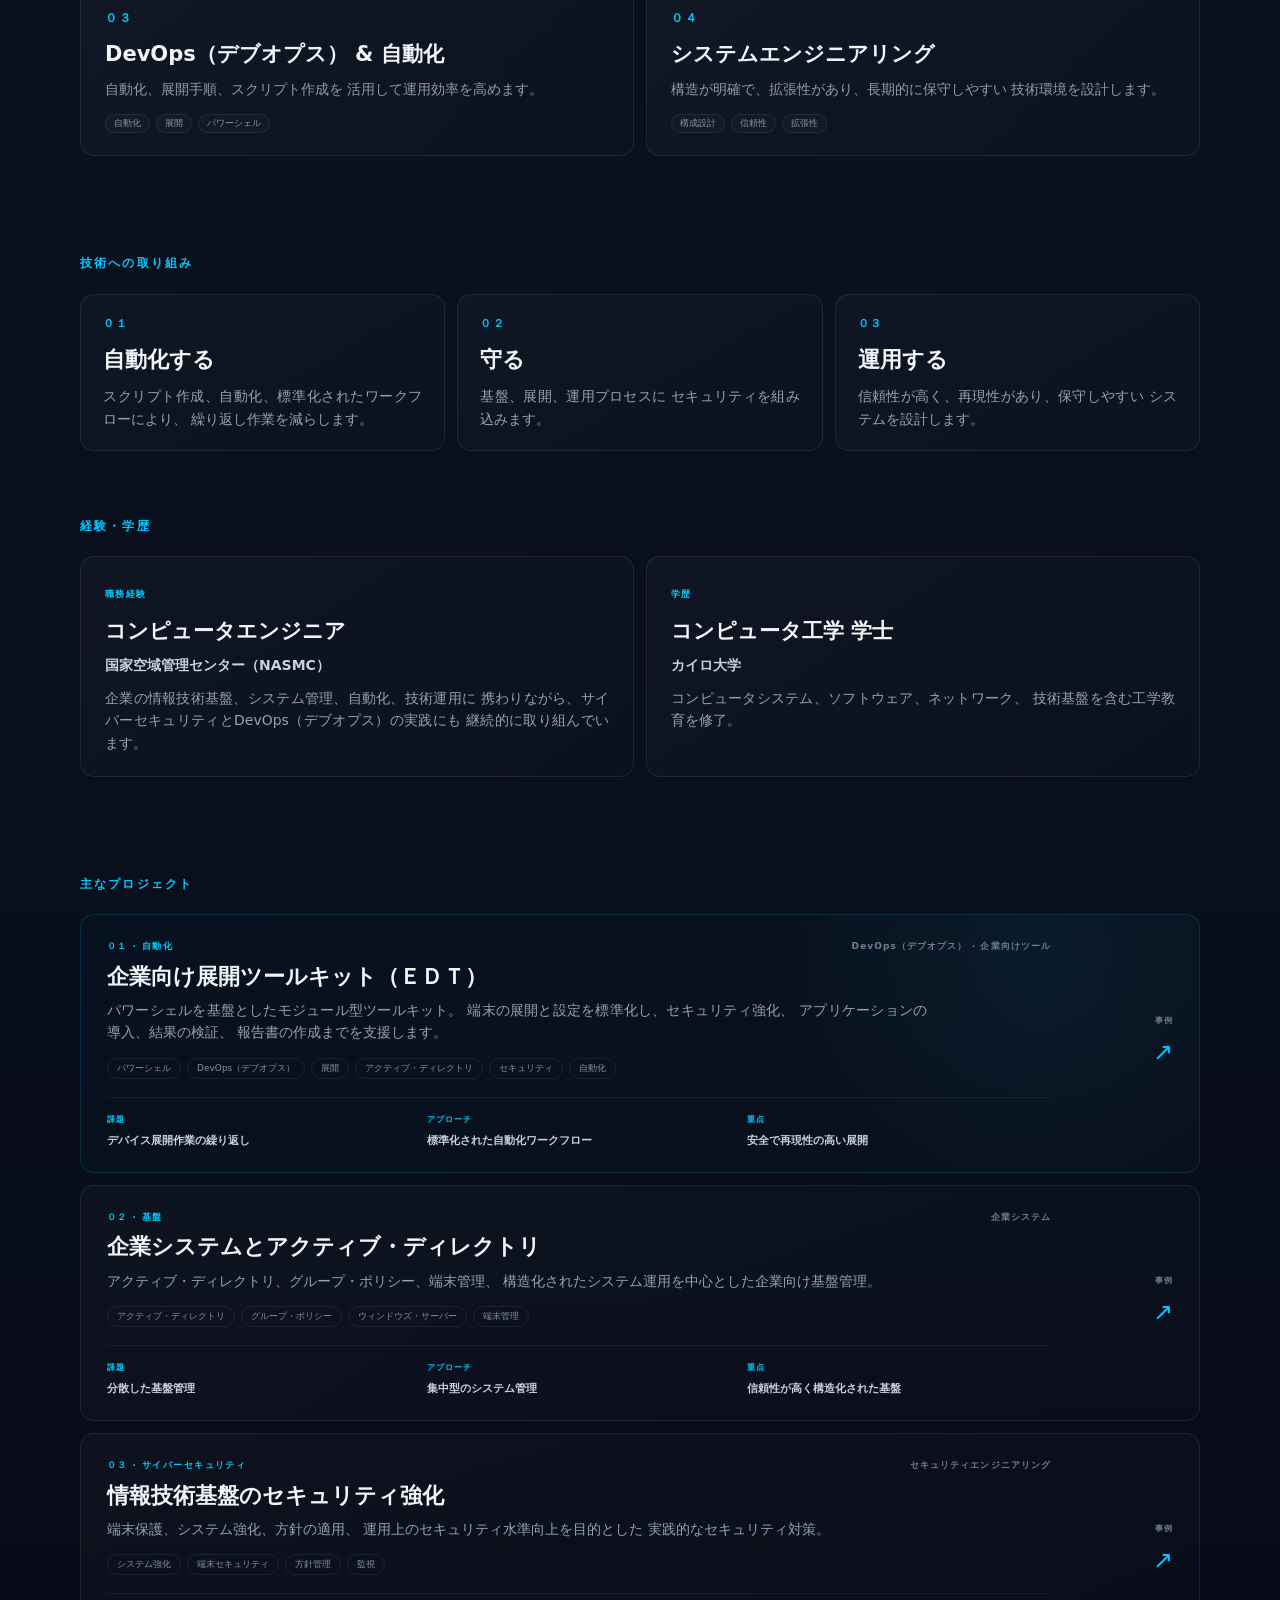
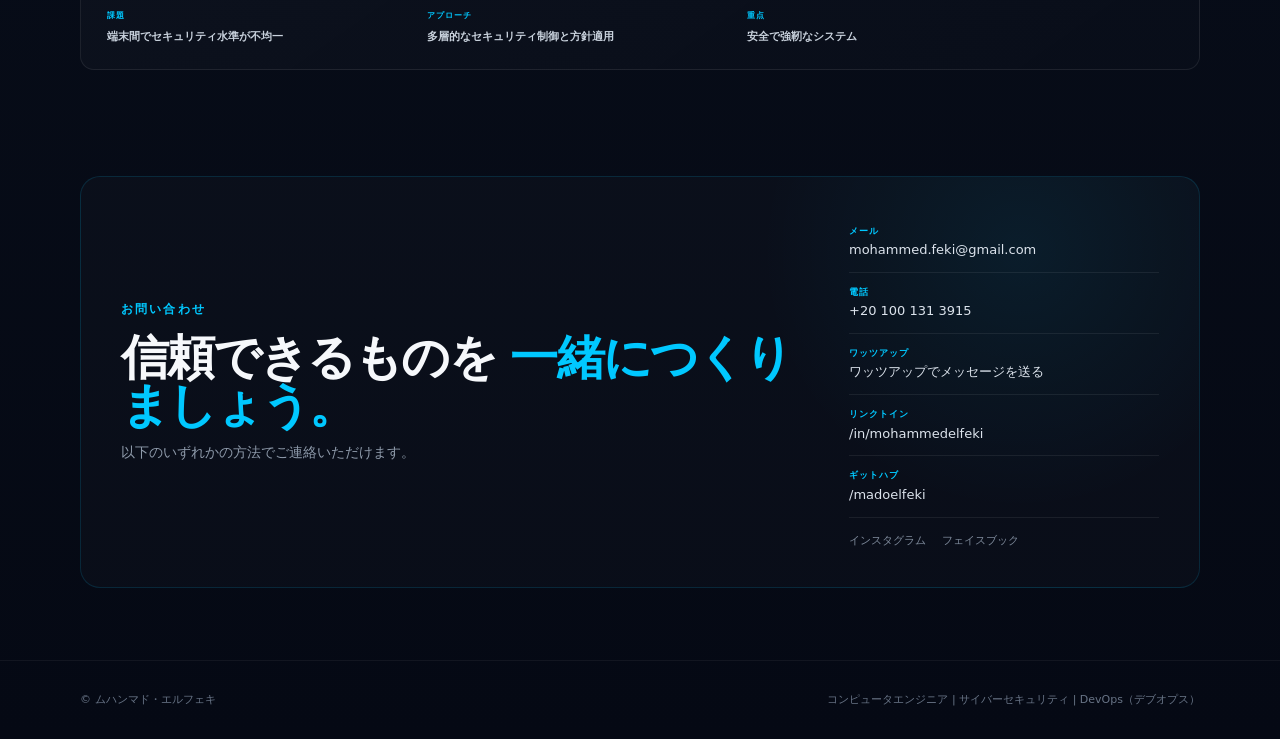
<file: ja/index.html>
<!DOCTYPE html>
<html lang="ja">
<head>
    <meta charset="UTF-8">
    <meta name="viewport" content="width=device-width, initial-scale=1.0">

    <link rel="icon" type="image/svg+xml" href="../favicon.svg?v=2">

    <title>ムハンマド・エルフェキ | コンピュータエンジニア | サイバーセキュリティ | DevOps（デブオプス）</title>

   <meta
    name="description"
    content="ムハンマド・エルフェキのポートフォリオ。コンピュータエンジニアとして、サイバーセキュリティ、情報技術基盤、DevOps（デブオプス）、自動化、システム工学に取り組んでいます。"
/>
    <meta name="author" content="ムハンマド・エルフェキ">

    <link rel="canonical" href="https://madoelfeki.github.io/ja/">

    <link rel="alternate" hreflang="en" href="https://madoelfeki.github.io/">
    <link rel="alternate" hreflang="ar" href="https://madoelfeki.github.io/ar/">
    <link rel="alternate" hreflang="fr" href="https://madoelfeki.github.io/fr/">
    <link rel="alternate" hreflang="de" href="https://madoelfeki.github.io/de/">
    <link rel="alternate" hreflang="es" href="https://madoelfeki.github.io/es/">
    <link rel="alternate" hreflang="it" href="https://madoelfeki.github.io/it/">
    <link rel="alternate" hreflang="zh" href="https://madoelfeki.github.io/zh/">
    <link rel="alternate" hreflang="ja" href="https://madoelfeki.github.io/ja/">
    <link rel="alternate" hreflang="x-default" href="https://madoelfeki.github.io/">

    <meta property="og:type" content="profile">
    <meta
    property="og:title"
    content="ムハンマド・エルフェキ | コンピュータエンジニア | サイバーセキュリティ | DevOps（デブオプス）"
/>
    <meta
        property="og:description"
        content="コンピュータエンジニア | 情報技術基盤 · サイバーセキュリティ · 自動化 · DevOps（デブオプス）"
    >
    <meta property="og:url" content="https://madoelfeki.github.io/ja/">
    <meta property="og:site_name" content="Mohammed Elfeki">
    <meta property="og:image" content="https://madoelfeki.github.io/mohammed-elfeki.png">

    <meta name="twitter:card" content="summary_large_image">
    <meta name="twitter:title" content="ムハンマド・エルフェキ | コンピュータエンジニア">
    <meta
        name="twitter:description"
        content="コンピュータエンジニア | 情報技術基盤 · サイバーセキュリティ · 自動化 · DevOps（デブオプス）"
    >
    <meta name="twitter:image" content="https://madoelfeki.github.io/mohammed-elfeki.png">

    <script type="application/ld+json">
    {
      "@context": "https://schema.org",
      "@type": "Person",
      "@id": "https://madoelfeki.github.io/#person",
      "name": "ムハンマド・エルフェキ",
      "honorificPrefix": "技術者",
      "url": "https://madoelfeki.github.io/ja/",
      "image": "https://madoelfeki.github.io/mohammed-elfeki.png",
      "jobTitle": "コンピュータエンジニア",
      "description": "情報技術基盤、サイバーセキュリティ、自動化、DevOps（デブオプス）を専門とするコンピュータエンジニア。",
      "sameAs": [
        "https://www.linkedin.com/in/mohammedelfeki/",
        "https://github.com/madoelfeki"
      ],
      "knowsAbout": [
        "コンピュータ工学",
        "情報技術基盤",
        "サイバーセキュリティ",
        "システム工学",
        "自動化",
        "DevOps（デブオプス）"
      ]
    }
    </script>

    <script type="application/ld+json">
    {
      "@context": "https://schema.org",
      "@type": "ProfilePage",
      "@id": "https://madoelfeki.github.io/ja/#profile",
      "url": "https://madoelfeki.github.io/ja/",
      "name": "ムハンマド・エルフェキ | コンピュータエンジニア",
      "mainEntity": {
        "@id": "https://madoelfeki.github.io/#person"
      },
      "inLanguage": "ja"
    }
    </script>

    <link rel="stylesheet" href="../styles.css">
</head>

<body>

<header class="site-header">
    <div class="container nav">

        <a href="#" class="brand">
            <span class="brand-mark">
                <img src="../mf-logo.svg" alt="MF">
            </span>

            <span class="brand-name">
                ムハンマド・エルフェキ
            </span>
        </a>

        <nav class="nav-links">
            <a href="#about">プロフィール</a>
            <a href="#expertise">専門分野</a>
            <a href="#projects">プロジェクト</a>
            <a href="#contact">お問い合わせ</a>
        </nav>

        <details class="language-switcher">
    <summary aria-label="言語を変更">
    JA <img src="/flags/jp.svg" class="lang-flag" alt="日本語">
</summary>

   <div class="language-menu">
    <a href="/"><img src="/flags/gb.svg" class="lang-flag" alt="英語"><b>EN</b><span>英語</span></a>
    <a href="/ar/"><img src="/flags/eg.svg" class="lang-flag" alt="アラビア語"><b>AR</b><span>アラビア語</span></a>
    <a href="/fr/"><img src="/flags/fr.svg" class="lang-flag" alt="フランス語"><b>FR</b><span>フランス語</span></a>
    <a href="/de/"><img src="/flags/de.svg" class="lang-flag" alt="ドイツ語"><b>DE</b><span>ドイツ語</span></a>
    <a href="/es/"><img src="/flags/es.svg" class="lang-flag" alt="スペイン語"><b>ES</b><span>スペイン語</span></a>
    <a href="/it/"><img src="/flags/it.svg" class="lang-flag" alt="イタリア語"><b>IT</b><span>イタリア語</span></a>
    <a href="/zh/"><img src="/flags/cn.svg" class="lang-flag" alt="中国語"><b>ZH</b><span>中国語</span></a>
    <a href="/ja/" class="current"><img src="/flags/jp.svg" class="lang-flag" alt="日本語"><b>JA</b><span>日本語</span></a>
</div>
</details>

    </div>
</header>

<main>

<section class="hero">
    <div class="container hero-grid">

        <div class="hero-content">

            <div class="eyebrow">コンピュータエンジニア</div>

            <h1>
                安全で信頼できる
                <span>システムを構築する。</span>
            </h1>

            <p class="hero-subtitle">
                サイバーセキュリティ、情報技術基盤、自動化、
                DevOps（デブオプス）を専門とするコンピュータエンジニア。
            </p>

            <div class="hero-brand-lines">
                <div>エンジニアリングへの思考。</div>
                <div>機能と構造。</div>
            </div>

            <div class="hero-actions">

                <a href="#contact" class="btn btn-primary">
                    連絡する
                </a>

                <button
                    class="btn btn-secondary"
                    id="save-contact"
                >
                    連絡先を保存
                </button>

            </div>

        </div>

        <div class="hero-mark">

            <div class="master-logo">
                <img src="../mf-logo.svg" alt="ムハンマド・エルフェキのMFロゴ">
            </div>

            <div class="hero-line"></div>

            <p>
                エンジニアリング · セキュリティ · 自動化 · 展開
            </p>

        </div>

    </div>
</section>

<section id="about" class="section">
    <div class="container">

        <div class="section-label">プロフィール</div>

        <div class="about-layout">

            <div class="about-photo">
                <img src="../mohammed-elfeki.png" alt="ムハンマド・エルフェキのプロフィール写真">
            </div>

            <div class="about-content">

                <div class="about-title">
                    <span>エンジニア</span>
                    <strong>としての思考。</strong>
                </div>

                <p>
                    コンピュータエンジニアとして、安全で信頼性が高く、
                    明確に構成された技術環境の設計と構築に
                    取り組んでいます。
                </p>

                <p>
                    情報技術基盤、サイバーセキュリティ、システム工学、
                    自動化、DevOps（デブオプス）を横断し、実用的なソリューションと
                    継続的な改善を重視しています。
                </p>

                <div class="about-meta">

                    <div>
                        <span>重点</span>
                        <strong>サイバーセキュリティ</strong>
                    </div>

                    <div>
                        <span>構築</span>
                        <strong>自動化 & DevOps（デブオプス）</strong>
                    </div>

                    <div>
                        <span>思考</span>
                        <strong>機能 & 構造</strong>
                    </div>

                </div>

            </div>

        </div>
    </div>
</section>

<section id="expertise" class="section">
    <div class="container">

        <div class="section-label">専門分野</div>

        <div class="cards">

            <article class="card expertise-card">

                <div class="expertise-icon" aria-hidden="true">
                    <svg viewBox="0 0 24 24" fill="none">
                        <path d="M12 3.5 19 6v5.2c0 4.5-3 7.8-7 9.3-4-1.5-7-4.8-7-9.3V6l7-2.5Z"
                            stroke="currentColor" stroke-width="1.6" stroke-linejoin="round"/>
                        <path d="m9.6 12 1.6 1.6 3.5-3.5"
                            stroke="currentColor" stroke-width="1.6"
                            stroke-linecap="round" stroke-linejoin="round"/>
                    </svg>
                </div>

                <span class="card-number">０１</span>

                <h3>サイバーセキュリティ</h3>

                <p>
                    セキュリティを中心とした設計、システム強化、端末保護、安全な運用を重視しています。
                </p>

                <div class="expertise-tags">
                    <span>セキュリティ</span>
                    <span>システム強化</span>
                    <span>端末</span>
                </div>

            </article>

            <article class="card expertise-card">

                <div class="expertise-icon" aria-hidden="true">
                    <svg viewBox="0 0 24 24" fill="none">
                        <rect x="4" y="4" width="16" height="4" rx="1" stroke="currentColor" stroke-width="1.6"/>
                        <rect x="4" y="10" width="16" height="4" rx="1" stroke="currentColor" stroke-width="1.6"/>
                        <rect x="4" y="16" width="16" height="4" rx="1" stroke="currentColor" stroke-width="1.6"/>
                        <path d="M7 6h.01M7 12h.01M7 18h.01"
                            stroke="currentColor" stroke-width="2" stroke-linecap="round"/>
                    </svg>
                </div>

                <span class="card-number">０２</span>

                <h3>情報技術基盤</h3>

                <p>
                    企業システム、ネットワーク、情報技術基盤、
                    安定した技術環境の構築と運用。
                </p>

                <div class="expertise-tags">
                    <span>システム</span>
                    <span>ネットワーク</span>
                    <span>アクティブ・ディレクトリ</span>
                </div>

            </article>

            <article class="card expertise-card">

                <div class="expertise-icon" aria-hidden="true">
                    <svg viewBox="0 0 24 24" fill="none">
                        <path d="m8 8-4 4 4 4" stroke="currentColor" stroke-width="1.7" stroke-linecap="round" stroke-linejoin="round"/>
                        <path d="m16 8 4 4-4 4" stroke="currentColor" stroke-width="1.7" stroke-linecap="round" stroke-linejoin="round"/>
                        <path d="m13.5 6-3 12" stroke="currentColor" stroke-width="1.7" stroke-linecap="round"/>
                    </svg>
                </div>

                <span class="card-number">０３</span>

                <h3>DevOps（デブオプス） & 自動化</h3>

                <p>
                    自動化、展開手順、スクリプト作成を
                    活用して運用効率を高めます。
                </p>

                <div class="expertise-tags">
                    <span>自動化</span>
                    <span>展開</span>
                    <span>パワーシェル</span>
                </div>

            </article>

            <article class="card expertise-card">

                <div class="expertise-icon" aria-hidden="true">
                    <svg viewBox="0 0 24 24" fill="none">
                        <rect x="5" y="5" width="14" height="14" rx="2" stroke="currentColor" stroke-width="1.6"/>
                        <path d="M9 9h6v6H9z" stroke="currentColor" stroke-width="1.6"/>
                        <path d="M12 2v3M12 19v3M2 12h3M19 12h3"
                            stroke="currentColor" stroke-width="1.6" stroke-linecap="round"/>
                    </svg>
                </div>

                <span class="card-number">０４</span>

                <h3>システムエンジニアリング</h3>

                <p>
                    構造が明確で、拡張性があり、長期的に保守しやすい
                    技術環境を設計します。
                </p>

                <div class="expertise-tags">
                    <span>構成設計</span>
                    <span>信頼性</span>
                    <span>拡張性</span>
                </div>

            </article>

        </div>
    </div>
</section>

<section id="approach" class="section approach-section">
    <div class="container">

        <div class="section-label">技術への取り組み</div>

        <div class="approach-grid">

            <article class="approach-card">
                <span class="approach-number">０１</span>
                <h3>自動化する</h3>
                <p>
                    スクリプト作成、自動化、標準化されたワークフローにより、
                    繰り返し作業を減らします。
                </p>
            </article>

            <article class="approach-card">
                <span class="approach-number">０２</span>
                <h3>守る</h3>
                <p>
                    基盤、展開、運用プロセスに
                    セキュリティを組み込みます。
                </p>
            </article>

            <article class="approach-card">
                <span class="approach-number">０３</span>
                <h3>運用する</h3>
                <p>
                    信頼性が高く、再現性があり、保守しやすい
                    システムを設計します。
                </p>
            </article>

        </div>
    </div>
</section>

<section id="background" class="section background-section">
    <div class="container">

        <div class="section-label">経験・学歴</div>

        <div class="background-grid">

            <article class="background-card">

                <span class="background-type">職務経験</span>

                <h3>コンピュータエンジニア</h3>

                <p class="background-org">
                    国家空域管理センター（NASMC）
                </p>

                <p class="background-description">
                    企業の情報技術基盤、システム管理、自動化、技術運用に
                    携わりながら、サイバーセキュリティとDevOps（デブオプス）の実践にも
                    継続的に取り組んでいます。
                </p>

            </article>

            <article class="background-card">

                <span class="background-type">学歴</span>

                <h3>コンピュータ工学 学士</h3>

                <p class="background-org">
                    カイロ大学
                </p>

                <p class="background-description">
                    コンピュータシステム、ソフトウェア、ネットワーク、
                    技術基盤を含む工学教育を修了。
                </p>

            </article>

        </div>
    </div>
</section>

<section id="projects" class="section">
    <div class="container">

        <div class="section-label">主なプロジェクト</div>

        <div class="projects">

            <article class="project project-featured">

                <div class="project-main">

                    <div class="project-topline">
                        <span class="project-type">０１ · 自動化</span>
                        <span class="project-status">DevOps（デブオプス） · 企業向けツール</span>
                    </div>

                    <h3>企業向け展開ツールキット（ＥＤＴ）</h3>

                    <p class="project-summary">
                        パワーシェルを基盤としたモジュール型ツールキット。
                        端末の展開と設定を標準化し、セキュリティ強化、
                        アプリケーションの導入、結果の検証、
                        報告書の作成までを支援します。
                    </p>

                    <div class="project-tags">
                        <span>パワーシェル</span>
                        <span>DevOps（デブオプス）</span>
                        <span>展開</span>
                        <span>アクティブ・ディレクトリ</span>
                        <span>セキュリティ</span>
                        <span>自動化</span>
                    </div>

                    <div class="project-highlights">

                        <div>
                            <span>課題</span>
                            <strong>デバイス展開作業の繰り返し</strong>
                        </div>

                        <div>
                            <span>アプローチ</span>
                            <strong>標準化された自動化ワークフロー</strong>
                        </div>

                        <div>
                            <span>重点</span>
                            <strong>安全で再現性の高い展開</strong>
                        </div>

                    </div>

                </div>

                <div class="project-action">
                    <span>事例</span>
                    <strong>↗</strong>
                </div>

            </article>

            <article class="project">

                <div class="project-main">

                    <div class="project-topline">
                        <span class="project-type">０２ · 基盤</span>
                        <span class="project-status">企業システム</span>
                    </div>

                    <h3>企業システムとアクティブ・ディレクトリ</h3>

                    <p class="project-summary">
                        アクティブ・ディレクトリ、グループ・ポリシー、端末管理、
                        構造化されたシステム運用を中心とした企業向け基盤管理。
                    </p>

                    <div class="project-tags">
                        <span>アクティブ・ディレクトリ</span>
                        <span>グループ・ポリシー</span>
                        <span>ウィンドウズ・サーバー</span>
                        <span>端末管理</span>
                    </div>

                    <div class="project-highlights">

                        <div>
                            <span>課題</span>
                            <strong>分散した基盤管理</strong>
                        </div>

                        <div>
                            <span>アプローチ</span>
                            <strong>集中型のシステム管理</strong>
                        </div>

                        <div>
                            <span>重点</span>
                            <strong>信頼性が高く構造化された基盤</strong>
                        </div>

                    </div>

                </div>

                <div class="project-action">
                    <span>事例</span>
                    <strong>↗</strong>
                </div>

            </article>

            <article class="project">

                <div class="project-main">

                    <div class="project-topline">
                        <span class="project-type">０３ · サイバーセキュリティ</span>
                        <span class="project-status">セキュリティエンジニアリング</span>
                    </div>

                    <h3>情報技術基盤のセキュリティ強化</h3>

                    <p class="project-summary">
                        端末保護、システム強化、方針の適用、
                        運用上のセキュリティ水準向上を目的とした
                        実践的なセキュリティ対策。
                    </p>

                    <div class="project-tags">
                        <span>システム強化</span>
                        <span>端末セキュリティ</span>
                        <span>方針管理</span>
                        <span>監視</span>
                    </div>

                    <div class="project-highlights">

                        <div>
                            <span>課題</span>
                            <strong>端末間でセキュリティ水準が不均一</strong>
                        </div>

                        <div>
                            <span>アプローチ</span>
                            <strong>多層的なセキュリティ制御と方針適用</strong>
                        </div>

                        <div>
                            <span>重点</span>
                            <strong>安全で強靭なシステム</strong>
                        </div>

                    </div>

                </div>

                <div class="project-action">
                    <span>事例</span>
                    <strong>↗</strong>
                </div>

            </article>

        </div>
    </div>
</section>

<section id="contact" class="section contact-section">
    <div class="container contact-box">

        <div>

            <div class="section-label">お問い合わせ</div>

            <h2>
                信頼できるものを
                <span>一緒につくりましょう。</span>
            </h2>

            <p>
                以下のいずれかの方法でご連絡いただけます。
            </p>

        </div>

        <div class="contact-links">

            <a href="mailto:mohammed.feki@gmail.com">
                <span>メール</span>
                <span class="contact-value" dir="ltr">
                    mohammed.feki@gmail.com
                </span>
            </a>

            <a href="tel:+201001313915">
                <span>電話</span>
                <span class="contact-value" dir="ltr">
                    +20 100 131 3915
                </span>
            </a>

            <a href="https://wa.me/201001313915" target="_blank" rel="noopener">
                <span>ワッツアップ</span>
                <span class="contact-value">
                    ワッツアップでメッセージを送る
                </span>
            </a>

            <a href="https://www.linkedin.com/in/mohammedelfeki" target="_blank" rel="noopener">
                <span>リンクトイン</span>
                <span class="contact-value" dir="ltr">
                    /in/mohammedelfeki
                </span>
            </a>

            <a href="https://github.com/madoelfeki" target="_blank" rel="noopener">
                <span>ギットハブ</span>
                <span class="contact-value" dir="ltr">
                    /madoelfeki
                </span>
            </a>

            <div class="contact-socials">

                <a href="https://www.instagram.com/madoelfeki" target="_blank" rel="noopener">
                    インスタグラム
                </a>

                <a href="https://www.facebook.com/mado.feki" target="_blank" rel="noopener">
                    フェイスブック
                </a>

            </div>

        </div>

    </div>
</section>

</main>

<footer>
    <div class="container footer-content">

        <span>
            © <span id="year"></span> ムハンマド・エルフェキ
        </span>

        <span>
            コンピュータエンジニア | サイバーセキュリティ | DevOps（デブオプス）
        </span>

    </div>
</footer>

<script src="../script.js?v=2"></script>

</body>
</html>
</file>
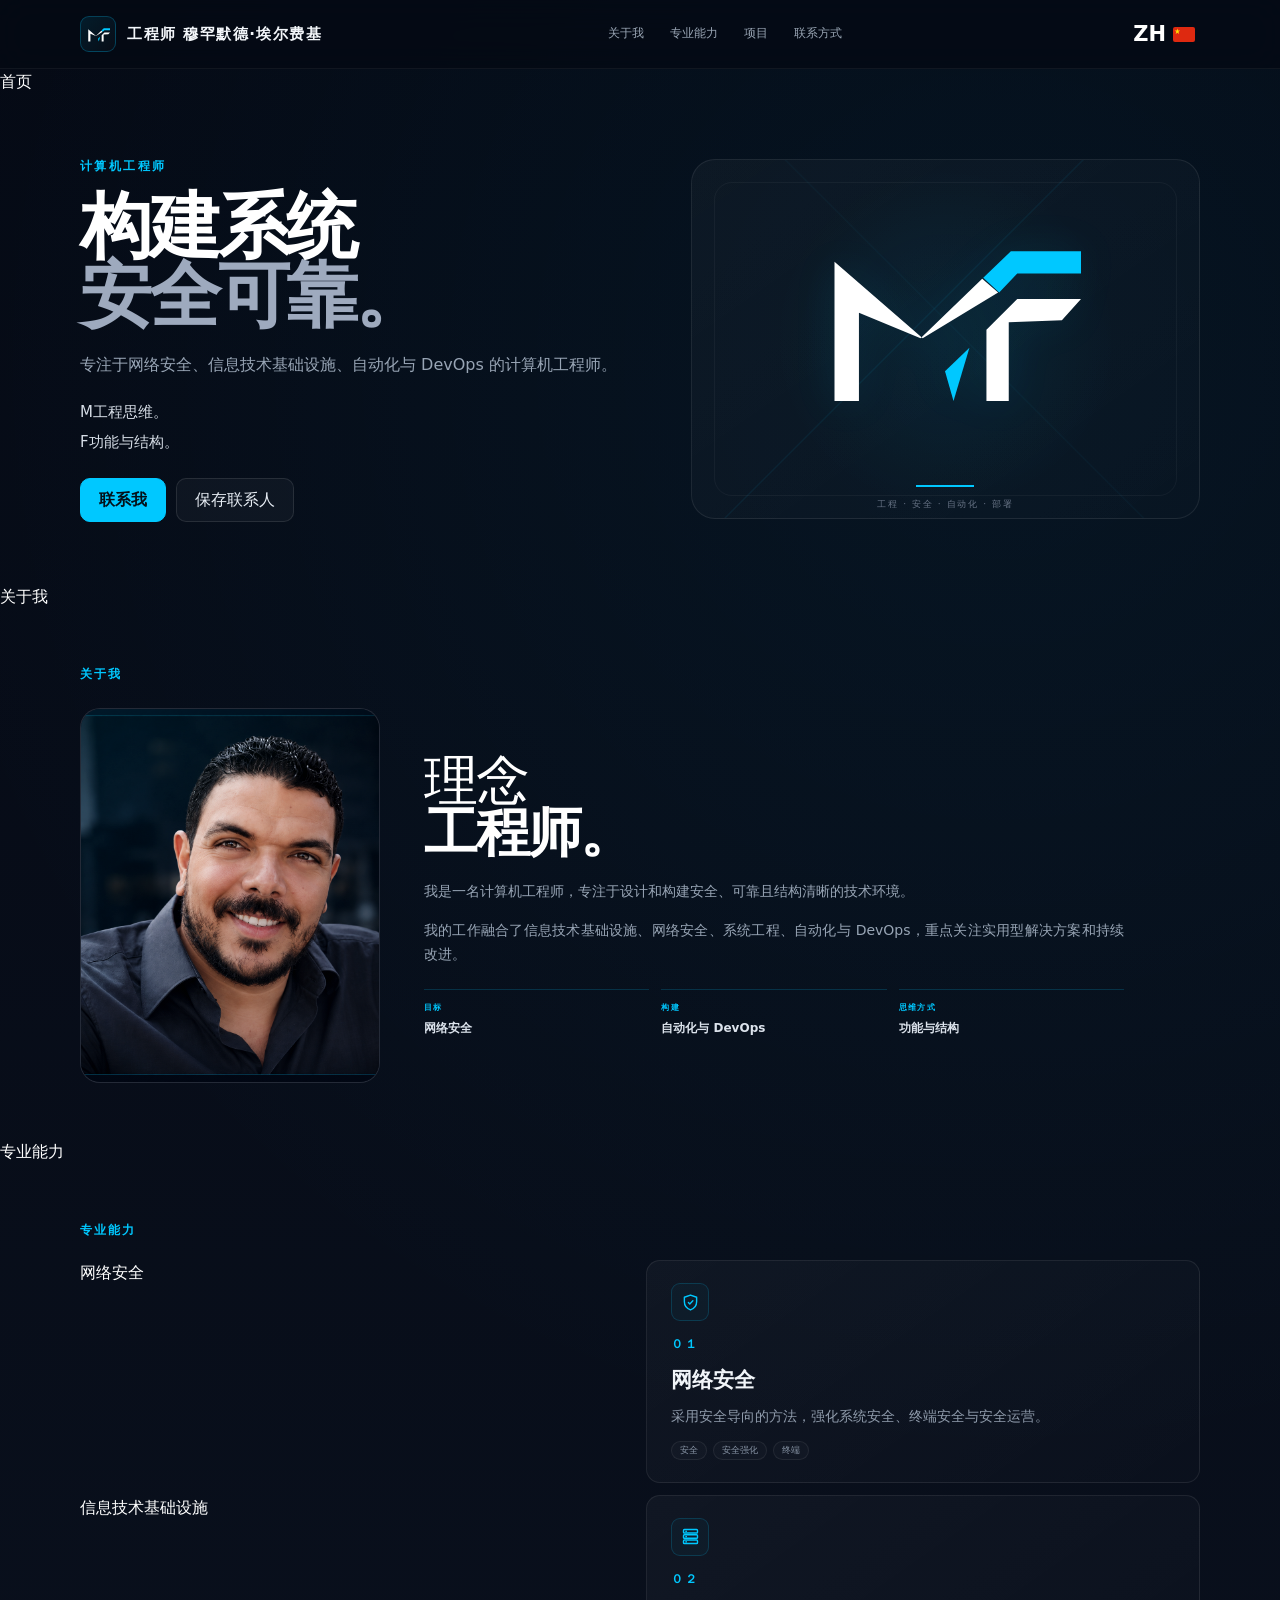
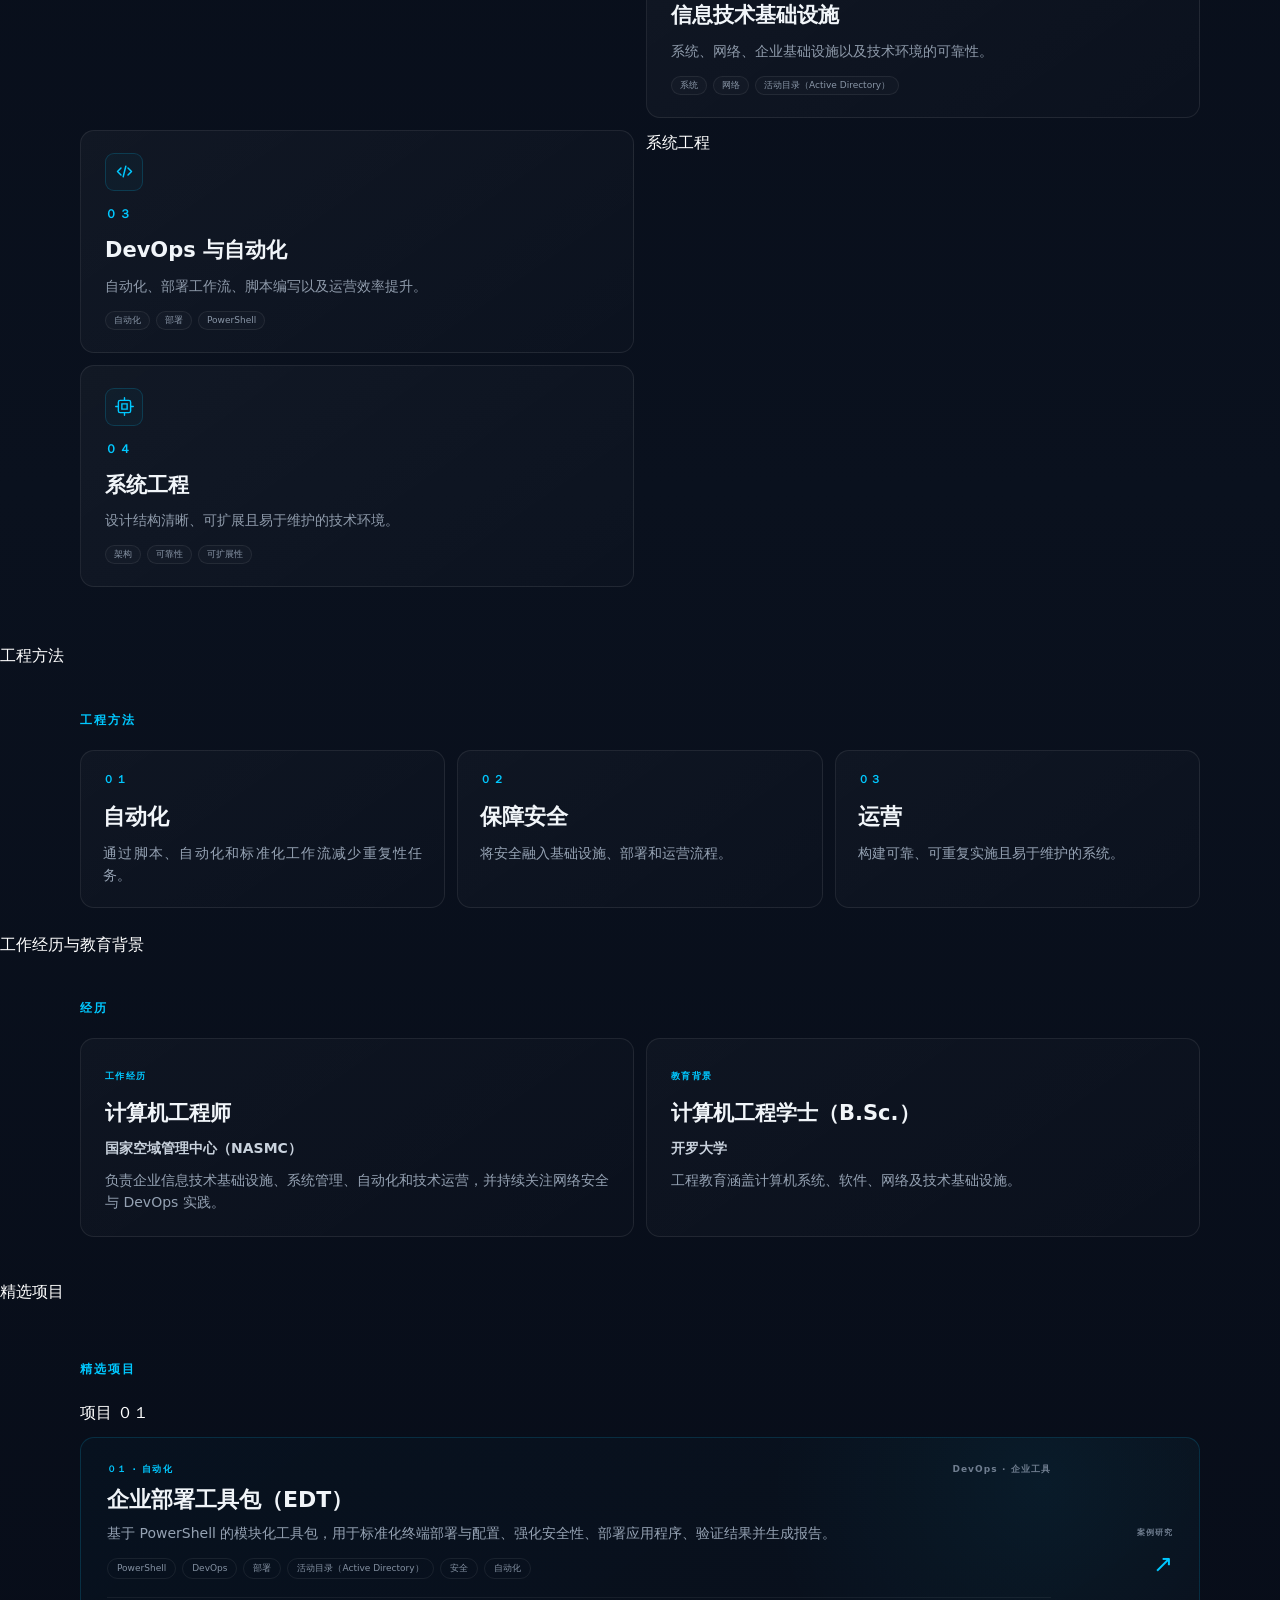
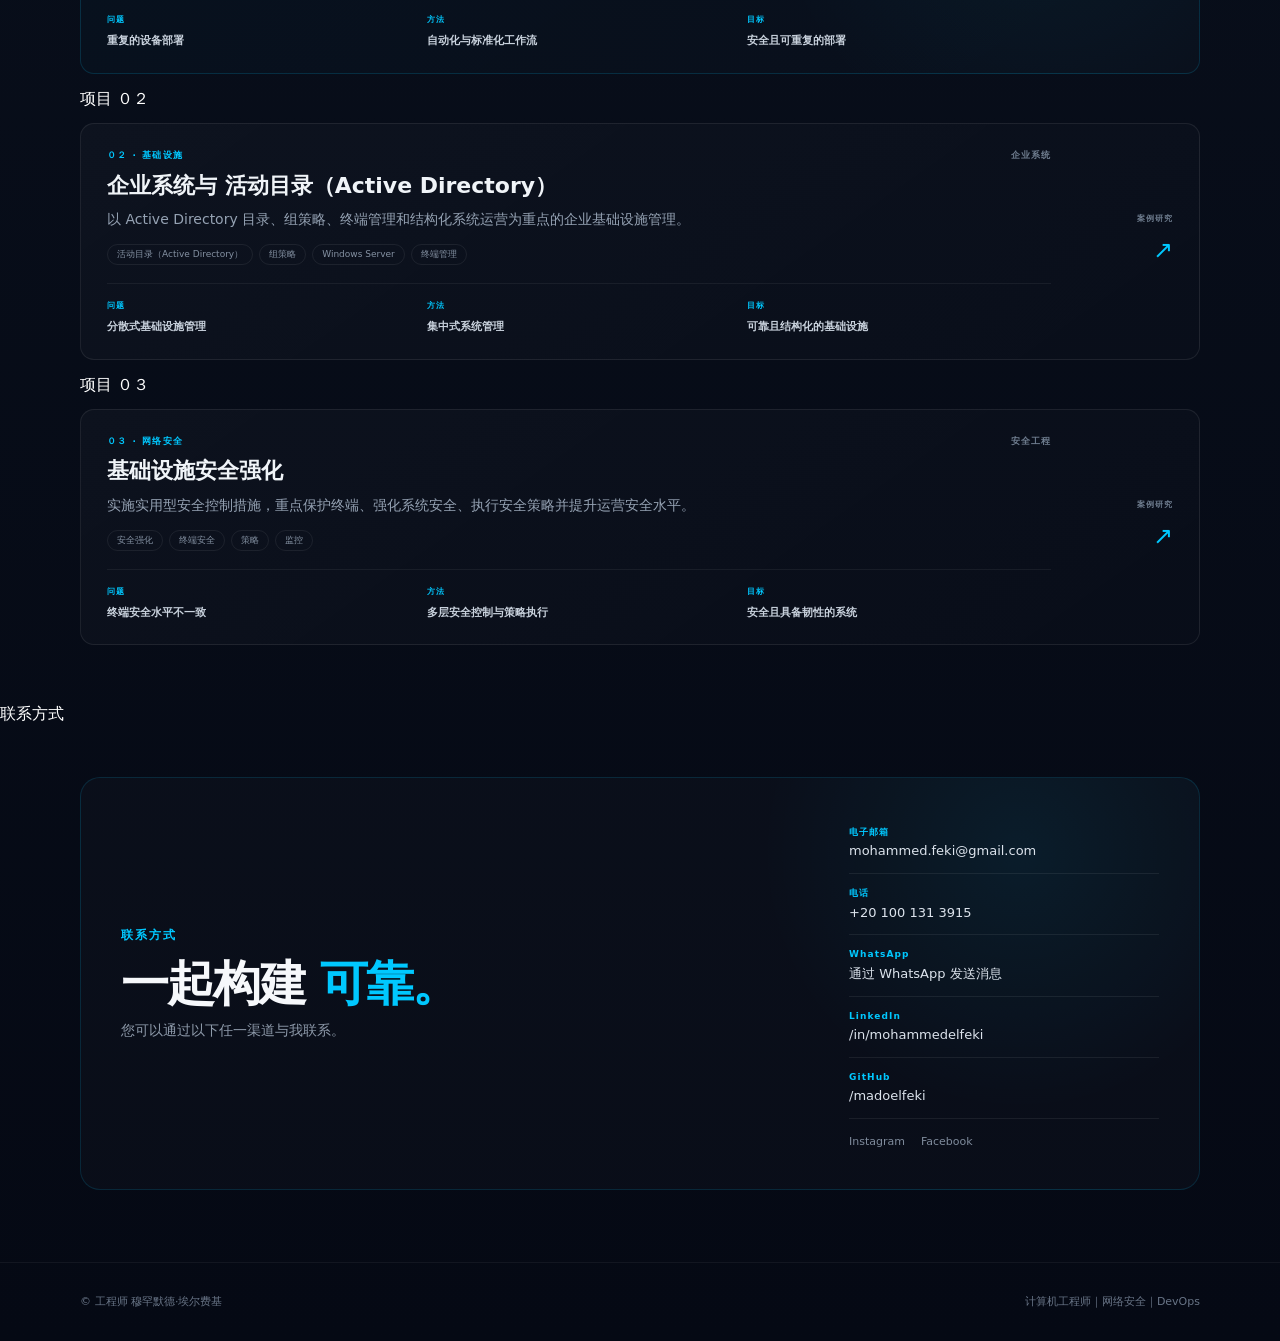
<file: zh/index.html>
<!DOCTYPE html>

<html lang="zh-CN">
<head>
<meta charset="utf-8"/>
<meta content="width=device-width, initial-scale=1.0" name="viewport"/>
<link href="../favicon.svg?v=2" rel="icon" type="image/svg+xml"/>
<title>工程师 穆罕默德·埃尔费基｜计算机工程师</title>
<meta content="工程师 穆罕默德·埃尔费基——专注于信息技术基础设施、网络安全、自动化与 DevOps 的计算机工程师。" name="description"/>
<meta content="Mohammed Elfeki" name="author"/>
<link href="https://madoelfeki.github.io/zh/" rel="canonical"/>
      
<!-- Hreflang -->
<link rel="alternate" hreflang="en" href="https://madoelfeki.github.io/">
<link rel="alternate" hreflang="ar" href="https://madoelfeki.github.io/ar/">
<link rel="alternate" hreflang="fr" href="https://madoelfeki.github.io/fr/">
<link rel="alternate" hreflang="de" href="https://madoelfeki.github.io/de/">
<link rel="alternate" hreflang="es" href="https://madoelfeki.github.io/es/">
<link rel="alternate" hreflang="it" href="https://madoelfeki.github.io/it/">
<link rel="alternate" hreflang="zh-CN" href="https://madoelfeki.github.io/zh/">
<link rel="alternate" hreflang="ja" href="https://madoelfeki.github.io/ja/">
<link rel="alternate" hreflang="x-default" href="https://madoelfeki.github.io/">
      
<meta content="profile" property="og:type"/>
<meta content="工程师 穆罕默德·埃尔费基｜计算机工程师" property="og:title"/>
<meta content="工程师 穆罕默德·埃尔费基｜专注于信息技术基础设施、网络安全、自动化与 DevOps 的计算机工程师。" property="og:description"/>
<meta content="https://madoelfeki.github.io/zh/" property="og:url"/>
<meta content="Mohammed Elfeki" property="og:site_name"/>
<meta content="https://madoelfeki.github.io/mohammed-elfeki.png" property="og:image"/>
<meta content="summary_large_image" name="twitter:card"/>
<meta content="Ing. Mohammed Elfeki | Ingénieur en informatique" name="twitter:title"/>
<meta content="Ingénieur en informatique | Infrastructure informatique · Cybersécurité · Automatisation · DevOps" name="twitter:description"/>
<meta content="https://madoelfeki.github.io/mohammed-elfeki.png" name="twitter:image"/>
<script type="application/ld+json">{
      "@context": "https://schema.org",
      "@type": "Person",
      "@id": "https://madoelfeki.github.io/#person",
      "name": "穆罕默德·埃尔费基",
      "honorificPrefix": "工程师",
      "url": "https://madoelfeki.github.io/zh/",
      "image": "https://madoelfeki.github.io/mohammed-elfeki.png",
      "jobTitle": "计算机工程师",
      "description": "专注于信息技术基础设施、网络安全、自动化与 DevOps 的计算机工程师。",
      "sameAs": [
            "https://www.linkedin.com/in/mohammedelfeki/",
            "https://github.com/madoelfeki"
      ],
      "knowsAbout": [
            "Computer Engineering",
            "IT Infrastructure",
            "Cybersecurity",
            "Systems Engineering",
            "Automation",
            "DevOps"
      ]
}</script>
<script type="application/ld+json">
    {
      "@context": "https://schema.org",
      "@type": "ProfilePage",
      "@id": "https://madoelfeki.github.io/fr/#profile",
      "url": "https://madoelfeki.github.io/fr/",
      "name": "Ing. Mohammed Elfeki | Ingénieur en informatique",
      "mainEntity": {
        "@id": "https://madoelfeki.github.io/#person"
      },
      "inLanguage": "fr"
    }
    </script>
<link href="../styles.css" rel="stylesheet"/>
</head>
<body>
<header class="site-header">
<div class="container nav">
<a class="brand" href="#">
<span class="brand-mark">
<img alt="MF" src="../mf-logo.svg"/>
</span>
<span class="brand-name">
                    工程师 穆罕默德·埃尔费基
                </span>
</a>
<nav class="nav-links">
<a href="#about">关于我</a>
<a href="#Compétences">专业能力</a>
<a href="#projects">项目</a>
<a href="#contact">联系方式</a>
</nav>
<details class="language-switcher">
<summary aria-label="切换语言"><b>ZH</b><img alt="中文" class="lang-flag" src="/flags/cn.svg"/></summary>
<div class="language-menu">
<a href="/"><img alt="English" class="lang-flag" src="/flags/gb.svg"/><b>EN</b><span>English</span></a>
<a href="/ar/"><img alt="العربية" class="lang-flag" src="/flags/eg.svg"/><b>AR</b><span>العربية</span></a>
<a href="/fr/"><img alt="Français" class="lang-flag" src="/flags/fr.svg"/><b>FR</b><span>Français</span></a>
<a href="/de/"><img alt="Deutsch" class="lang-flag" src="/flags/de.svg"/><b>DE</b><span>Deutsch</span></a>
<a href="/es/"><img alt="Español" class="lang-flag" src="/flags/es.svg"/><b>ES</b><span>Español</span></a>
<a href="/it/"><img alt="Italiano" class="lang-flag" src="/flags/it.svg"/><b>IT</b><span>Italiano</span></a>
<a class="current" href="/zh/"><img alt="中文" class="lang-flag" src="/flags/cn.svg"/><b>ZH</b><span>中文</span></a>
<a href="/ja/"><img alt="日本語" class="lang-flag" src="/flags/jp.svg"/><b>JA</b><span>日本語</span></a>
</div>
</details>
</div>
</header>
<main>
 首页 
<section class="hero">
<div class="container hero-grid">
<div class="hero-content">
<div class="eyebrow">
                        计算机工程师
                    </div>
<h1>
                        构建系统
                        <span>安全可靠。</span>
</h1>
<p class="hero-subtitle">
                        专注于网络安全、信息技术基础设施、自动化与 DevOps 的计算机工程师。
                    </p>
<div class="hero-brand-lines">
<div>M工程思维。</div>
<div>F功能与结构。</div>
</div>
<div class="hero-actions">
<a class="btn btn-primary" href="#contact">
                            联系我
                        </a>
<button class="btn btn-secondary" id="save-contact">
                            保存联系人
                        </button>
</div>
</div>
<div class="hero-mark">
<div class="master-logo">
<img alt="工程师 穆罕默德·埃尔费基的 MF 标志" src="../mf-logo.svg"/>
</div>
<div class="hero-line"></div>
<p>
                        工程 · 安全 · 自动化 · 部署
                    </p>
</div>
</div>
</section>
 关于我 
<section class="section" id="about">
<div class="container">
<div class="section-label">
                    关于我
                </div>
<div class="about-layout">
<div class="about-photo">
<img alt="工程师 穆罕默德·埃尔费基" src="../mohammed-elfeki.png"/>
</div>
<div class="about-content">
<div class="about-title">
<span>理念</span>
<strong>工程师。</strong>
</div>
<p>
                            我是一名计算机工程师，专注于设计和构建安全、可靠且结构清晰的技术环境。
                        </p>
<p>
                            我的工作融合了信息技术基础设施、网络安全、系统工程、自动化与 DevOps，重点关注实用型解决方案和持续改进。
                        </p>
<div class="about-meta">
<div>
<span>目标</span>
<strong>网络安全</strong>
</div>
<div>
<span>构建</span>
<strong>自动化与 DevOps</strong>
</div>
<div>
<span>思维方式</span>
<strong>功能与结构</strong>
</div>
</div>
</div>
</div>
</div>
</section>
 专业能力 
<section class="section" id="Compétences">
<div class="container">
<div class="section-label">
                    专业能力
                </div>
<div class="cards">
 网络安全 
<article class="card expertise-card">
<div aria-hidden="true" class="expertise-icon">
<svg fill="none" viewbox="0 0 24 24">
<path d="M12 3.5 19 6v5.2c0 4.5-3 7.8-7 9.3-4-1.5-7-4.8-7-9.3V6l7-2.5Z" stroke="currentColor" stroke-linejoin="round" stroke-width="1.6"></path>
<path d="m9.6 12 1.6 1.6 3.5-3.5" stroke="currentColor" stroke-linecap="round" stroke-linejoin="round" stroke-width="1.6"></path>
</svg>
</div>
<span class="card-number">０１</span>
<h3>网络安全</h3>
<p>
                            采用安全导向的方法，强化系统安全、终端安全与安全运营。
                        </p>
<div class="expertise-tags">
<span>安全</span>
<span>安全强化</span>
<span>终端</span>
</div>
</article>
 信息技术基础设施 
<article class="card expertise-card">
<div aria-hidden="true" class="expertise-icon">
<svg fill="none" viewbox="0 0 24 24">
<rect height="4" rx="1" stroke="currentColor" stroke-width="1.6" width="16" x="4" y="4"></rect>
<rect height="4" rx="1" stroke="currentColor" stroke-width="1.6" width="16" x="4" y="10"></rect>
<rect height="4" rx="1" stroke="currentColor" stroke-width="1.6" width="16" x="4" y="16"></rect>
<path d="M7 6h.01M7 12h.01M7 18h.01" stroke="currentColor" stroke-linecap="round" stroke-width="2"></path>
</svg>
</div>
<span class="card-number">０２</span>
<h3>信息技术基础设施</h3>
<p>
                            系统、网络、企业基础设施以及技术环境的可靠性。
                        </p>
<div class="expertise-tags">
<span>系统</span>
<span>网络</span>
<span>活动目录（Active Directory）</span>
</div>
</article>
<!-- DevOps -->
<article class="card expertise-card">
<div aria-hidden="true" class="expertise-icon">
<svg fill="none" viewbox="0 0 24 24">
<path d="m8 8-4 4 4 4" stroke="currentColor" stroke-linecap="round" stroke-linejoin="round" stroke-width="1.7"></path>
<path d="m16 8 4 4-4 4" stroke="currentColor" stroke-linecap="round" stroke-linejoin="round" stroke-width="1.7"></path>
<path d="m13.5 6-3 12" stroke="currentColor" stroke-linecap="round" stroke-width="1.7"></path>
</svg>
</div>
<span class="card-number">０３</span>
<h3>DevOps 与自动化</h3>
<p>
                            自动化、部署工作流、脚本编写以及运营效率提升。
                        </p>
<div class="expertise-tags">
<span>自动化</span>
<span>部署</span>
<span>PowerShell</span>
</div>
</article>
 系统工程 
<article class="card expertise-card">
<div aria-hidden="true" class="expertise-icon">
<svg fill="none" viewbox="0 0 24 24">
<rect height="14" rx="2" stroke="currentColor" stroke-width="1.6" width="14" x="5" y="5"></rect>
<path d="M9 9h6v6H9z" stroke="currentColor" stroke-width="1.6"></path>
<path d="M12 2v3M12 19v3M2 12h3M19 12h3" stroke="currentColor" stroke-linecap="round" stroke-width="1.6"></path>
</svg>
</div>
<span class="card-number">０４</span>
<h3>系统工程</h3>
<p>
                            设计结构清晰、可扩展且易于维护的技术环境。
                        </p>
<div class="expertise-tags">
<span>架构</span>
<span>可靠性</span>
<span>可扩展性</span>
</div>
</article>
</div>
</div>
</section>
 工程方法 
<section class="section approach-section" id="approach">
<div class="container">
<div class="section-label">
                    工程方法
                </div>
<div class="approach-grid">
<article class="approach-card">
<span class="approach-number">０１</span>
<h3>自动化</h3>
<p>
                            通过脚本、自动化和标准化工作流减少重复性任务。
                        </p>
</article>
<article class="approach-card">
<span class="approach-number">０２</span>
<h3>保障安全</h3>
<p>
                            将安全融入基础设施、部署和运营流程。
                        </p>
</article>
<article class="approach-card">
<span class="approach-number">０３</span>
<h3>运营</h3>
<p>
                            构建可靠、可重复实施且易于维护的系统。
                        </p>
</article>
</div>
</div>
</section>
 工作经历与教育背景 
<section class="section background-section" id="background">
<div class="container">
<div class="section-label">
                    经历
                </div>
<div class="background-grid">
<article class="background-card">
<span class="background-type">
                            工作经历
                        </span>
<h3>
                            计算机工程师
                        </h3>
<p class="background-org">
                            国家空域管理中心（NASMC）
                        </p>
<p class="background-description">
                           负责企业信息技术基础设施、系统管理、自动化和技术运营，并持续关注网络安全与 DevOps 实践。
                        </p>
</article>
<article class="background-card">
<span class="background-type">
                            教育背景
                        </span>
<h3>
                            计算机工程学士（B.Sc.）
                        </h3>
<p class="background-org">
                            开罗大学
                        </p>
<p class="background-description">
                            工程教育涵盖计算机系统、软件、网络及技术基础设施。
                        </p>
</article>
</div>
</div>
</section>
 精选项目 
<section class="section" id="projects">
<div class="container">
<div class="section-label">
                    精选项目
                </div>
<div class="projects">
 项目 ０１ 
<article class="project project-featured">
<div class="project-main">
<div class="project-topline">
<span class="project-type">
                                    ０１ · 自动化
                                </span>
<span class="project-status">
                                    DevOps · 企业工具
                                </span>
</div>
<h3>
                                企业部署工具包（EDT）
                            </h3>
<p class="project-summary">
                                基于 PowerShell 的模块化工具包，用于标准化终端部署与配置、强化安全性、部署应用程序、验证结果并生成报告。
                            </p>
<div class="project-tags">
<span>PowerShell</span>
<span>DevOps</span>
<span>部署</span>
<span>活动目录（Active Directory）</span>
<span>安全</span>
<span>自动化</span>
</div>
<div class="project-highlights">
<div>
<span>问题</span>
<strong>重复的设备部署</strong>
</div>
<div>
<span>方法</span>
<strong>自动化与标准化工作流</strong>
</div>
<div>
<span>目标</span>
<strong>安全且可重复的部署</strong>
</div>
</div>
</div>
<div class="project-action">
<span>案例研究</span>
<strong>↗</strong>
</div>
</article>
 项目 ０２ 
<article class="project">
<div class="project-main">
<div class="project-topline">
<span class="project-type">
                                    ０２ · 基础设施
                                </span>
<span class="project-status">
                                    企业系统
                                </span>
</div>
<h3>
                                企业系统与 活动目录（Active Directory）
                            </h3>
<p class="project-summary">
                                以 Active Directory 目录、组策略、终端管理和结构化系统运营为重点的企业基础设施管理。
                            </p>
<div class="project-tags">
<span>活动目录（Active Directory）</span>
<span>组策略</span>
<span>Windows Server</span>
<span>终端管理</span>
</div>
<div class="project-highlights">
<div>
<span>问题</span>
<strong>分散式基础设施管理</strong>
</div>
<div>
<span>方法</span>
<strong>集中式系统管理</strong>
</div>
<div>
<span>目标</span>
<strong>可靠且结构化的基础设施</strong>
</div>
</div>
</div>
<div class="project-action">
<span>案例研究</span>
<strong>↗</strong>
</div>
</article>
 项目 ０３ 
<article class="project">
<div class="project-main">
<div class="project-topline">
<span class="project-type">
                                    ０３ · 网络安全
                                </span>
<span class="project-status">
                                    安全工程
                                </span>
</div>
<h3>
                                基础设施安全强化
                            </h3>
<p class="project-summary">
                                实施实用型安全控制措施，重点保护终端、强化系统安全、执行安全策略并提升运营安全水平。
                            </p>
<div class="project-tags">
<span>安全强化</span>
<span>终端安全</span>
<span>策略</span>
<span>监控</span>
</div>
<div class="project-highlights">
<div>
<span>问题</span>
<strong>终端安全水平不一致</strong>
</div>
<div>
<span>方法</span>
<strong>多层安全控制与策略执行</strong>
</div>
<div>
<span>目标</span>
<strong>安全且具备韧性的系统</strong>
</div>
</div>
</div>
<div class="project-action">
<span>案例研究</span>
<strong>↗</strong>
</div>
</article>
</div>
</div>
</section>
 联系方式 
<section class="section contact-section" id="contact">
<div class="container contact-box">
<div>
<div class="section-label">
                        联系方式
                    </div>
<h2>
                        一起构建
                        <span>可靠。</span>
</h2>
<p>
                        您可以通过以下任一渠道与我联系。
                    </p>
</div>
<div class="contact-links">
<a href="mailto:mohammed.feki@gmail.com">
<span>电子邮箱</span>
<span class="contact-value" dir="ltr">
                            mohammed.feki@gmail.com
                        </span>
</a>
<a href="tel:+201001313915">
<span>电话</span>
<span class="contact-value" dir="ltr">
                            +20 100 131 3915
                        </span>
</a>
<a href="https://wa.me/201001313915" rel="noopener" target="_blank">
<span>WhatsApp</span>
<span class="contact-value">
                            通过 WhatsApp 发送消息
                        </span>
</a>
<a href="https://www.linkedin.com/in/mohammedelfeki" rel="noopener" target="_blank">
<span>LinkedIn</span>
<span class="contact-value" dir="ltr">
                            /in/mohammedelfeki
                        </span>
</a>
<a href="https://github.com/madoelfeki" rel="noopener" target="_blank">
<span>GitHub</span>
<span class="contact-value" dir="ltr">
                            /madoelfeki
                        </span>
</a>
<div class="contact-socials">
<a href="https://www.instagram.com/madoelfeki" rel="noopener" target="_blank">
                            Instagram
                        </a>
<a href="https://www.facebook.com/mado.feki" rel="noopener" target="_blank">
                            Facebook
                        </a>
</div>
</div>
</div>
</section>
</main>
<footer>
<div class="container footer-content">
<span>
                © <span id="year"></span> 工程师 穆罕默德·埃尔费基
            </span>
<span>
                计算机工程师｜网络安全｜DevOps
            </span>
</div>
</footer>
<script src="../script.js?v=2"></script>
</body>
</html>
</file>
<file: styles.css>
:root {
    --cyan: #00C8FF;
    --navy: #0B1220;
    --black: #050914;
    --slate: #1A2433;
    --gray: #667085;
    --light-gray: #E6EBF2;
    --white: #FFFFFF;

    --border: rgba(255, 255, 255, 0.09);
    --border-cyan: rgba(0, 200, 255, 0.26);

    --container: 1120px;

    --radius-lg: 20px;
    --radius-md: 14px;

    --transition: 220ms ease;
}


/* ========================================
   RESET
======================================== */

* {
    margin: 0;
    padding: 0;
    box-sizing: border-box;
}

html {
    scroll-behavior: smooth;
}

body {
    min-width: 320px;

    background:
        radial-gradient(
            circle at 78% 8%,
            rgba(0, 200, 255, 0.055),
            transparent 26%
        ),
        linear-gradient(
            180deg,
            #050914 0%,
            #0A111E 46%,
            #050914 100%
        );

    color: var(--white);

    font-family:
        "Space Grotesk",
        "Inter",
        system-ui,
        -apple-system,
        BlinkMacSystemFont,
        "Segoe UI",
        sans-serif;

    line-height: 1.6;
    overflow-x: hidden;
}

a {
    color: inherit;
    text-decoration: none;
}

button {
    font: inherit;
}


/* ========================================
   GLOBAL LAYOUT
======================================== */

.container {
    width: min(calc(100% - 48px), var(--container));
    margin-inline: auto;
}

.section {
    padding-block: 56px;
}

.section-label {
    color: var(--cyan);

    font-size: 12px;
    font-weight: 800;

    letter-spacing: 0.18em;
}


/* ========================================
   HEADER
======================================== */

.site-header {
    position: sticky;
    top: 0;
    z-index: 1000;

    background: rgba(5, 9, 20, 0.78);

    backdrop-filter: blur(16px);

    border-bottom: 1px solid rgba(255, 255, 255, 0.05);
}

.nav {
    min-height: 68px;

    display: flex;
    align-items: center;
    justify-content: space-between;

    gap: 24px;
}

.brand {
    display: inline-flex;
    align-items: center;
    gap: 11px;
}

.brand-mark {
    width: 36px;
    height: 36px;

    display: flex;
    align-items: center;
    justify-content: center;

    border:
        1px solid var(--border-cyan);

    border-radius: 9px;

    background:
        linear-gradient(
            135deg,
            rgba(0, 200, 255, 0.10),
            rgba(255, 255, 255, 0.02)
        );
}

.brand-mark img {
    display: block;

    width: 24px;
    height: 24px;
}

.brand-name {
    color: #F3F6FA;

    font-size: 15px;
    font-weight: 700;

    letter-spacing: 0.10em;
}

.nav-links {
    display: flex;
    align-items: center;

    gap: 26px;
}

.nav-links a {
    color: #9AA6B5;

    font-size: 12px;

    transition: color var(--transition);
}

.nav-links a:hover {
    color: var(--white);
}


/* ========================================
   HERO
======================================== */

.hero {
    position: relative;

    padding-block: 62px;

    min-height: 430px;

    display: flex;
    align-items: center;
}

.hero-grid {
    position: relative;
    z-index: 1;

    display: grid;

    grid-template-columns:
        1.05fr
        0.95fr;

    align-items: center;

    gap: 48px;
}

.hero-content {
    max-width: 600px;
}

.eyebrow {
    color: var(--cyan);

    font-size: 12px;
    font-weight: 800;

    letter-spacing: 0.20em;
}

.hero h1 {
    max-width: 650px;

    margin-top: 16px;

    font-size:
        clamp(48px, 5.6vw, 72px);

    line-height: 0.97;

    letter-spacing: -0.045em;
}

.hero h1 span {
    display: block;
    color: #9EAABE;
}

.hero-subtitle {
    max-width: 560px;

    margin-top: 22px;

    color: #98A5B5;

    font-size: 16px;

    line-height: 1.55;
}

.hero-brand-lines {
    display: grid;
    gap: 6px;

    margin-top: 22px;

    color: #D7DEE7;

    font-size: 15px;
}

.hero-brand-lines strong {
    color: var(--cyan);
}

.hero-actions {
    display: flex;
    flex-wrap: wrap;

    gap: 10px;

    margin-top: 24px;
}

.btn {
    min-height: 44px;

    padding-inline: 18px;

    display: inline-flex;
    align-items: center;
    justify-content: center;

    border-radius: 10px;

    cursor: pointer;

    transition:
        transform var(--transition),
        background var(--transition),
        border-color var(--transition);
}

.btn:hover {
    transform: translateY(-1px);
}

.btn-primary {
    border: 1px solid var(--cyan);

    background: var(--cyan);

    color: #04111A;

    font-weight: 800;
}

.btn-primary:hover {
    background: #49D8FF;
}

.btn-secondary {
    border:
        1px solid rgba(255, 255, 255, 0.10);

    background: rgba(255, 255, 255, 0.035);

    color: #E7EDF4;
}

.btn-secondary:hover {
    border-color: var(--border-cyan);
}


/* ========================================
   HERO MARK
======================================== */

.hero-mark {
    position: relative;

    min-height: 360px;

    display: flex;
    flex-direction: column;

    align-items: center;
    justify-content: center;

    overflow: hidden;

    border:
        1px solid rgba(255, 255, 255, 0.08);

    border-radius: 24px;

    background:
        radial-gradient(
            circle at center,
            rgba(0, 200, 255, 0.065),
            transparent 55%
        ),
        linear-gradient(
            145deg,
            rgba(255, 255, 255, 0.035),
            rgba(255, 255, 255, 0.01)
        );
}

.hero-mark::before {
    content: "";

    position: absolute;
    inset: 0;

    background:
        linear-gradient(
            135deg,
            transparent 0%,
            transparent 45%,
            rgba(0, 200, 255, 0.07) 45.2%,
            transparent 45.4%
        ),
        linear-gradient(
            45deg,
            transparent 0%,
            transparent 52%,
            rgba(0, 200, 255, 0.045) 52.2%,
            transparent 52.4%
        );

    pointer-events: none;
}

.hero-mark::after {
    content: "";

    position: absolute;

    inset: 22px;

    border:
        1px solid rgba(255, 255, 255, 0.045);

    border-radius: 18px;
}

.master-logo {
    position: relative;
    z-index: 2;

    width: min(70%, 300px);

    display: flex;
    align-items: center;
    justify-content: center;

    padding: 14px;
}

.master-logo img {
    display: block;

    width: 100%;
    height: auto;

    filter:
        drop-shadow(
            0 0 20px
            rgba(0, 200, 255, 0.08)
        );
}

.hero-line {
    position: relative;
    z-index: 2;

    width: 58px;
    height: 2px;

    margin-top: 18px;

    background: var(--cyan);
}

.hero-mark p {
    position: relative;
    z-index: 2;

    margin-top: 10px;

    color: #687486;

    font-size: 9px;

    letter-spacing: 0.18em;
    text-transform: uppercase;
}


/* ========================================
   ABOUT
======================================== */

.about-layout {
    display: grid;

    grid-template-columns:
        300px
        1fr;

    align-items: center;

    gap: 44px;

    margin-top: 24px;
}

.about-photo {
    position: relative;

    width: 100%;

    aspect-ratio: 4 / 5;

    overflow: hidden;

    border:
        1px solid rgba(255, 255, 255, 0.10);

    border-radius: 20px;

    background: var(--navy);
}

.about-photo::before {
    content: "";

    position: absolute;
    inset: 0;

    z-index: 1;

    background:
        linear-gradient(
            145deg,
            rgba(0, 200, 255, 0.08),
            transparent 40%,
            rgba(5, 9, 20, 0.20)
        );

    pointer-events: none;
}

.about-photo img {
    display: block;

    width: 100%;
    height: 100%;

    object-fit: cover;
    object-position: center 20%;

    filter:
        saturate(0.90)
        contrast(1.03);
}

.about-content {
    max-width: 700px;
}

.about-title {
    margin-bottom: 20px;

    font-size:
        clamp(38px, 4.2vw, 54px);

    line-height: 0.98;

    letter-spacing: -0.04em;
}

.about-title span {
    display: block;
    color: var(--white);
}

.about-title strong {
    display: block;
    color: var(--white);
}

.about-content > p {
    max-width: 700px;

    color: #98A5B5;

    font-size: 14px;

    line-height: 1.7;
}

.about-content > p + p {
    margin-top: 15px;
}

.about-meta {
    display: grid;

    grid-template-columns:
        repeat(3, 1fr);

    gap: 12px;

    margin-top: 22px;
}

.about-meta div {
    padding-top: 12px;

    border-top:
        1px solid
        rgba(0, 200, 255, 0.18);
}

.about-meta span {
    display: block;

    color: var(--cyan);

    font-size: 8px;
    font-weight: 800;

    letter-spacing: 0.17em;
}

.about-meta strong {
    display: block;

    margin-top: 6px;

    color: #DCE3EC;

    font-size: 12px;

    line-height: 1.4;
}


/* ========================================
   EXPERTISE
======================================== */

.cards {
    display: grid;

    grid-template-columns:
        repeat(2, 1fr);

    gap: 12px;

    margin-top: 20px;
}

.card {
    position: relative;

    padding: 22px 24px;

    border:
        1px solid
        rgba(255, 255, 255, 0.08);

    border-radius: 14px;

    background:
        linear-gradient(
            145deg,
            rgba(255, 255, 255, 0.035),
            rgba(255, 255, 255, 0.012)
        );

    transition:
        transform var(--transition),
        border-color var(--transition),
        background var(--transition);
}

.card:hover {
    transform: translateY(-2px);

    border-color: var(--border-cyan);

    background:
        linear-gradient(
            145deg,
            rgba(0, 200, 255, 0.045),
            rgba(255, 255, 255, 0.012)
        );
}

.expertise-icon {
    width: 38px;
    height: 38px;

    display: flex;
    align-items: center;
    justify-content: center;

    margin-bottom: 14px;

    color: var(--cyan);

    border:
        1px solid
        rgba(0, 200, 255, 0.18);

    border-radius: 9px;

    background:
        rgba(0, 200, 255, 0.035);
}

.expertise-icon svg {
    width: 21px;
    height: 21px;
}

.card-number {
    display: block;

    color: var(--cyan);

    font-size: 12px;
    font-weight: 800;

    letter-spacing: 0.16em;
}

.card h3 {
    margin-top: 10px;

    color: #F1F5F9;

    font-size: 21px;
}

.card p {
    margin-top: 8px;

    color: #8F9BAB;

    font-size: 14px;

    line-height: 1.5;
}

.expertise-tags {
    display: flex;
    flex-wrap: wrap;

    gap: 6px;

    margin-top: 14px;
}

.expertise-tags span {
    padding: 4px 8px;

    border:
        1px solid
        rgba(255, 255, 255, 0.07);

    border-radius: 999px;

    color: #8996A7;

    font-size: 9px;

    line-height: 1;

    background:
        rgba(255, 255, 255, 0.02);
}

/* ========================================
   ENGINEERING APPROACH
======================================== */

.approach-section {
    padding-top: 42px;
    padding-bottom: 24px;
}

.approach-grid {
    display: grid;

    grid-template-columns:
        repeat(3, 1fr);

    gap: 12px;

    margin-top: 20px;
}

.approach-card {
    padding: 20px 22px;

    border:
        1px solid
        rgba(255, 255, 255, 0.08);

    border-radius: 14px;

    background:
        linear-gradient(
            145deg,
            rgba(255, 255, 255, 0.028),
            rgba(255, 255, 255, 0.01)
        );

    transition:
        transform var(--transition),
        border-color var(--transition);
}

.approach-card:hover {
    transform: translateY(-2px);

    border-color:
        rgba(0, 200, 255, 0.22);
}

.approach-number {
    display: block;

    color: var(--cyan);

    font-size: 11px;
    font-weight: 800;

    letter-spacing: 0.14em;
}

.approach-card h3 {
    margin-top: 10px;

    color: #F1F5F9;

    font-size: 22px;
}

.approach-card p {
    margin-top: 8px;

    color: #95A2B3;

    font-size: 14px;

    line-height: 1.6;
}


/* ========================================
   BACKGROUND
======================================== */

.background-section {
    padding-top: 42px;
    padding-bottom: 42px;
}

.background-grid {
    display: grid;

    grid-template-columns:
        repeat(2, 1fr);

    gap: 12px;

    margin-top: 20px;
}

.background-card {
    padding: 22px 24px;

    border:
        1px solid
        rgba(255, 255, 255, 0.08);

    border-radius: 14px;

    background:
        linear-gradient(
            145deg,
            rgba(255, 255, 255, 0.028),
            rgba(255, 255, 255, 0.01)
        );
}

.background-type {
    color: var(--cyan);

    font-size: 9px;
    font-weight: 800;

    letter-spacing: 0.16em;
}

.background-card h3 {
    margin-top: 10px;

    color: #F1F5F9;

    font-size: 21px;
}

.background-org {
    margin-top: 6px;

    color: #C9D2DD;

    font-size: 14px;
    font-weight: 600;
}

.background-description {
    margin-top: 10px;

    color: #95A2B3;

    font-size: 14px;

    line-height: 1.6;
}

@media (max-width: 700px) {

    .background-grid {
        grid-template-columns: 1fr;
        gap: 10px;
    }

    .background-card {
        padding: 20px;
    }

    .background-card h3 {
        font-size: 20px;
    }

    .background-description {
        font-size: 14px;
    }

}

/* ========================================
   PROJECTS
======================================== */

.projects {
    display: grid;
    gap: 12px;
    margin-top: 20px;
}

.project {
    display: flex;
    align-items: center;
    justify-content: space-between;

    gap: 30px;

    padding: 24px 26px;

    border:
        1px solid
        rgba(255, 255, 255, 0.08);

    border-radius: 14px;

    background:
        linear-gradient(
            145deg,
            rgba(255, 255, 255, 0.028),
            rgba(255, 255, 255, 0.01)
        );

    transition:
        transform var(--transition),
        border-color var(--transition),
        background var(--transition);
}

.project:hover {
    transform: translateX(3px);

    border-color:
        rgba(0, 200, 255, 0.24);

    background:
        linear-gradient(
            145deg,
            rgba(0, 200, 255, 0.035),
            rgba(255, 255, 255, 0.01)
        );
}

.project-main {
    min-width: 0;
    flex: 1;
}

.project-topline {
    display: flex;
    align-items: center;
    justify-content: space-between;

    gap: 20px;
}

.project-type {
    color: var(--cyan);

    font-size: 9px;
    font-weight: 800;

    letter-spacing: 0.16em;
}

.project-status {
    color: #6F7D8F;

    font-size: 9px;
    font-weight: 700;

    letter-spacing: 0.12em;
}

.project h3 {
    margin-top: 10px;

    color: #F0F4F8;

    font-size: 22px;

    line-height: 1.2;
}

.project-summary {
    max-width: 820px;

    margin-top: 9px;

    color: #95A2B3;

    font-size: 14px;

    line-height: 1.6;
}

.project-tags {
    display: flex;
    flex-wrap: wrap;

    gap: 6px;

    margin-top: 14px;
}

.project-tags span {
    padding: 5px 9px;

    border:
        1px solid
        rgba(255, 255, 255, 0.07);

    border-radius: 999px;

    color: #8491A2;

    font-size: 9px;

    line-height: 1;
}

.project-highlights {
    display: grid;

    grid-template-columns:
        repeat(3, 1fr);

    gap: 16px;

    margin-top: 18px;

    padding-top: 16px;

    border-top:
        1px solid
        rgba(255, 255, 255, 0.06);
}

.project-highlights div {
    min-width: 0;
}

.project-highlights span {
    display: block;

    color: var(--cyan);

    font-size: 8px;
    font-weight: 800;

    letter-spacing: 0.14em;
}

.project-highlights strong {
    display: block;

    margin-top: 6px;

    color: #C9D2DD;

    font-size: 11px;

    line-height: 1.4;
}

.project-action {
    flex-shrink: 0;

    min-width: 92px;

    display: flex;
    flex-direction: column;
    align-items: flex-end;

    gap: 5px;
}

.project-action span {
    color: #6F7D8F;

    font-size: 8px;
    font-weight: 800;

    letter-spacing: 0.14em;
}

.project-action strong {
    color: var(--cyan);

    font-size: 24px;
    font-weight: 400;
}


/* Featured project */

.project-featured {
    border-color:
        rgba(0, 200, 255, 0.16);

    background:
        radial-gradient(
            circle at 86% 20%,
            rgba(0, 200, 255, 0.055),
            transparent 28%
        ),
        linear-gradient(
            145deg,
            rgba(0, 200, 255, 0.025),
            rgba(255, 255, 255, 0.012)
        );
}


/* Mobile */

@media (max-width: 700px) {

    .project {
        align-items: flex-start;
        gap: 18px;
        padding: 20px;
    }

    .project-topline {
        align-items: flex-start;
        flex-direction: column;
        gap: 5px;
    }

    .project-summary {
        font-size: 14px;
        line-height: 1.6;
    }

    .project-action {
        min-width: auto;
    }

    .project-action span {
        display: none;
    }

    .project-action strong {
        font-size: 21px;
    }

    .approach-section {
    padding-top: 36px;
    padding-bottom: 42px;
}

    .approach-grid {
        grid-template-columns: 1fr;
        gap: 10px;
    }

    .approach-card {
        padding: 18px 20px;
    }

    .approach-card h3 {
        font-size: 20px;
    }

    .approach-card p {
        font-size: 14px;
    }


}


/* ========================================
   CONTACT
======================================== */

.contact-section {
    padding-top: 50px;
    padding-bottom: 72px;
}

.contact-box {
    display: grid;

    grid-template-columns:
        1fr
        310px;

    align-items: center;

    gap: 48px;

    padding: 38px 40px;

    border:
        1px solid
        rgba(0, 200, 255, 0.14);

    border-radius: 20px;

    background:
        radial-gradient(
            circle at 84% 18%,
            rgba(0, 200, 255, 0.07),
            transparent 26%
        ),
        rgba(255, 255, 255, 0.018);
}

.contact-box h2 {
    margin-top: 14px;

    color: #F6F8FB;

    font-size:
        clamp(32px, 4vw, 48px);

    line-height: 1;

    letter-spacing: -0.04em;
}

.contact-box h2 span {
    color: var(--cyan);
}

.contact-box p {
    margin-top: 12px;

    color: #8E9AAA;

    font-size: 14px;
}

.contact-links {
    display: grid;

    gap: 3px;
}

.contact-links > a {
    display: flex;
    flex-direction: column;

    padding: 9px 0;

    border-bottom:
        1px solid
        rgba(255, 255, 255, 0.07);

    color: #DCE3EC;

    font-size: 13px;

    transition:
        color var(--transition),
        border-color var(--transition);
}

.contact-links > a:hover {
    color: var(--cyan);

    border-color:
        rgba(0, 200, 255, 0.22);
}

.contact-links > a span {
    margin-bottom: 2px;

    color: var(--cyan);

    font-size: 9px;
    font-weight: 800;

    letter-spacing: 0.12em;
}

.contact-socials {
    display: flex;

    gap: 16px;

    padding-top: 11px;
}

.contact-socials a {
    color: #7F8B9C;

    font-size: 11px;

    transition: color var(--transition);
}

.contact-socials a:hover {
    color: var(--cyan);
}


/* ========================================
   FOOTER
======================================== */

footer {
    border-top:
        1px solid
        rgba(255, 255, 255, 0.05);
}

.footer-content {
    min-height: 78px;

    display: flex;
    align-items: center;
    justify-content: space-between;

    gap: 20px;

    color: #687486;

    font-size: 11px;
}


/* ========================================
   TABLET
======================================== */

@media (max-width: 900px) {

    .hero {
        padding-block: 52px;
    }

    .hero-grid {
        gap: 38px;
    }

    .hero h1 {
        font-size:
            clamp(44px, 6vw, 64px);
    }

    .about-layout {
        grid-template-columns:
            270px
            1fr;

        gap: 34px;
    }

    .about-meta {
        gap: 10px;
    }

    .contact-box {
        grid-template-columns:
            1fr
            280px;

        gap: 34px;

        padding: 32px;
    }
}


/* ========================================
   MOBILE
======================================== */

@media (max-width: 700px) {

    .container {
        width: min(
            calc(100% - 28px),
            var(--container)
        );
    }

    .section {
        padding-block: 42px;
    }

    .nav {
        min-height: 62px;
    }

    .brand-name {
        font-size: 12px;

        letter-spacing: 0.08em;
    }

    .nav-links {
        display: none;
    }

    .hero {
        min-height: auto;

        padding-block: 44px 46px;
    }

    .hero-grid {
        grid-template-columns: 1fr;

        gap: 26px;
    }

    .hero-content {
        max-width: none;
    }

    .hero h1 {
        max-width: none;

        font-size: 50px;

        line-height: 0.96;
    }

    .hero-subtitle {
        font-size: 15px;

        line-height: 1.55;
    }

    .hero-brand-lines {
        font-size: 14px;
    }

    .hero-mark {
        min-height: 300px;
    }

    .master-logo {
        width: min(72%, 255px);
    }

    .hero-line {
        margin-top: 14px;
    }

    .hero-mark p {
        font-size: 8px;
    }

    .about-layout {
        grid-template-columns: 1fr;

        gap: 28px;
    }

    .about-photo {
        width: min(100%, 360px);

        margin-inline: auto;
    }

    .about-title {
        margin-bottom: 18px;

        font-size: 44px;
    }

    .about-content > p {
        font-size: 14px;

        line-height: 1.7;
    }

    .about-meta {
        grid-template-columns: 1fr;

        gap: 0;
    }

    .about-meta div {
        padding-block: 13px;

        border-top:
            1px solid
            rgba(0, 200, 255, 0.16);
    }

    .cards {
    grid-template-columns: 1fr;
    gap: 10px;
}

    .card {
        padding: 20px;
    }

    .expertise-icon {
        width: 32px;
        height: 32px;
    }

    .card h3 {
        font-size: 20px;
    }

    .card p {
        font-size: 14px;
    }

    .projects {
        gap: 9px;
    }

    .project h3 {
        font-size: 19px;
    }

    .project p {
        font-size: 14px;
    }

    .contact-section {
        padding-top: 42px;
        padding-bottom: 52px;
    }

    .contact-box {
        grid-template-columns: 1fr;

        gap: 28px;

        padding: 26px;
    }

    .contact-box h2 {
        font-size: 36px;
    }

    .contact-links {
        width: 100%;
    }

    .footer-content {
        min-height: 90px;

        flex-direction: column;
        justify-content: center;

        text-align: center;

        padding-block: 20px;
    }

    .project-highlights {
    grid-template-columns: 1fr;
    gap: 10px;
    }
}


/* ========================================
   SMALL PHONES
======================================== */

@media (max-width: 380px) {

    .hero h1 {
        font-size: 44px;
    }

    .hero-mark {
        min-height: 280px;
    }

    .master-logo {
        width: min(70%, 235px);
    }

    .about-title {
        font-size: 40px;
    }

    .contact-box h2 {
        font-size: 33px;
    }
}

/* ========================================
   TYPOGRAPHY / RTL / CONTACT / LANGUAGE
======================================== */

/* Justified body text */
.hero-subtitle,
.about-content p,
.card p,
.approach-card p,
.background-description,
.project-summary,
.project-highlights,
.contact-copy p {
    text-align: justify;
    text-justify: inter-word;
}

/* Arabic / RTL */
html[dir="rtl"] {
    direction: rtl;
}

html[dir="rtl"] body {
    font-family:
        "Noto Sans Arabic",
        "IBM Plex Sans Arabic",
        "Segoe UI",
        Tahoma,
        Arial,
        sans-serif;
}

html[dir="rtl"] .section-label,
html[dir="rtl"] .eyebrow,
html[dir="rtl"] .brand-name,
html[dir="rtl"] .project-type,
html[dir="rtl"] .project-status,
html[dir="rtl"] .background-type,
html[dir="rtl"] .contact-links > a span,
html[dir="rtl"] .project-highlights span,
html[dir="rtl"] .about-meta span {
    letter-spacing: normal;
}

html[dir="rtl"] .hero-content,
html[dir="rtl"] .about-content,
html[dir="rtl"] .card,
html[dir="rtl"] .approach-card,
html[dir="rtl"] .background-card,
html[dir="rtl"] .project-main,
html[dir="rtl"] .contact-box {
    text-align: right;
}

html[dir="rtl"] .hero-actions {
    justify-content: flex-start;
}

html[dir="rtl"] .project:hover {
    transform: translateX(-3px);
}

html[dir="rtl"] .project-action {
    align-items: flex-start;
}

html[dir="rtl"] .project-topline {
    direction: rtl;
}

html[dir="rtl"] .contact-links > a {
    text-align: right;
}

html[dir="rtl"] .contact-socials {
    justify-content: flex-start;
}

/* RTL contact values */
.contact-links > a .contact-value {
    color: #DCE3EC;
    font-size: 13px;
    font-weight: 400;
    letter-spacing: normal;
}

.contact-links > a:hover .contact-value {
    color: #DCE3EC;
}

html[dir="rtl"] .contact-links > a .contact-value {
    display: block;
    direction: ltr;
    unicode-bidi: isolate;
    text-align: right;
}

html[dir="rtl"] .contact-links > a .contact-value:not([dir="ltr"]) {
    direction: rtl;
    text-align: right;
}

html[dir="rtl"] .contact-links > a > span:first-child {
    color: var(--cyan);
    font-size: 9px;
    font-weight: 800;
    letter-spacing: normal;
}

html[dir="rtl"] .contact-links > a bdi {
    direction: ltr;
    unicode-bidi: isolate;
    text-align: left;
    display: block;
}

@media (max-width: 760px) {
    .language-menu {
        min-width: 145px;
    }

    html[dir="rtl"] .contact-box {
        grid-template-columns: 1fr;
        gap: 28px;
    }

    html[dir="rtl"] .contact-links {
        width: 100%;
    }

    html[dir="rtl"] .contact-links > a bdi {
        direction: ltr;
        unicode-bidi: isolate;
        display: block;
        text-align: left;
        width: 100%;
    }
}

/* Language switcher */
.language-switcher {
    position: relative;
    flex: 0 0 auto;
    flex-shrink: 0;
    min-width: 0;
}

.language-switcher > summary {
    list-style: none;
    cursor: pointer;
    display: inline-flex;
    align-items: center;
    gap: 7px;
    padding: 5px;
    border-radius: 7px;
    font-size: 21px;
    line-height: 1;
    white-space: nowrap;
    transition:
        transform var(--transition),
        background var(--transition);
}

.language-switcher > summary::-webkit-details-marker {
    display: none;
}

.language-switcher > summary:hover {
    transform: scale(1.08);
    background: rgba(255, 255, 255, 0.05);
}

.language-menu {
    position: absolute;
    top: calc(100% + 10px);
    right: 0;
    z-index: 1000;
    min-width: 155px;
    padding: 6px;
    display: grid;
    gap: 2px;
    background: rgba(8, 14, 27, 0.98);
    border: 1px solid rgba(255, 255, 255, 0.09);
    border-radius: 10px;
    box-shadow: 0 18px 45px rgba(0, 0, 0, 0.4);
    backdrop-filter: blur(14px);
}

.language-menu a {
    display: flex;
    align-items: center;
    gap: 9px;
    padding: 8px 10px;
    color: var(--text-muted, #98A5B5);
    font-size: 12px;
    font-weight: 500;
    border-radius: 7px;
    white-space: nowrap;
    transition:
        background var(--transition),
        color var(--transition);
}

.language-menu a:hover {
    color: var(--white);
    background: rgba(0, 200, 255, 0.07);
}

.language-menu a.current {
    color: var(--cyan);
    font-weight: 700;
}

html[dir="rtl"] .language-menu {
    right: auto;
    left: 0;
}

.lang-flag {
    width: 22px;
    height: 15px;
    object-fit: cover;
    display: inline-block;
    flex: 0 0 auto;
    vertical-align: middle;
    border-radius: 2px;
}

/* Mobile RTL actions */
@media (max-width: 700px) {
    html[dir="rtl"] .hero-actions {
        justify-content: flex-start;
    }

    html[dir="rtl"] .project-action {
        align-items: flex-start;
    }

    html[dir="rtl"] .footer-content {
        text-align: center;
    }
}

/* Responsive header: keep branding, full navigation, and language switcher visible */
@media (max-width: 900px) {
    .nav {
        min-height: 0;
        padding-block: 10px;
        display: grid;
        grid-template-columns: minmax(0, 1fr) auto;
        grid-template-rows: auto auto;
        align-items: center;
        column-gap: 10px;
        row-gap: 8px;
    }

    .brand {
        grid-column: 1;
        grid-row: 1;
        min-width: 0;
    }

    .brand-name {
        min-width: 0;
        overflow: hidden;
        text-overflow: ellipsis;
        white-space: nowrap;
        font-size: 12px;
        letter-spacing: 0.08em;
    }

    .language-switcher {
        grid-column: 2;
        grid-row: 1;
        justify-self: end;
        display: block;
        width: max-content;
        height: auto;
        min-width: max-content;
    }

    .language-switcher > summary {
        display: inline-flex;
        width: auto;
        min-width: 0;
        height: auto;
    }

    .nav-links {
        grid-column: 1 / -1;
        grid-row: 2;
        display: flex;
        align-items: center;
        justify-content: space-between;
        width: 100%;
        min-width: 0;
        gap: 10px;
        flex-wrap: wrap;
    }

    .nav-links a {
        flex: 0 0 auto;
        font-size: 11px;
        white-space: nowrap;
    }

    .language-menu {
        top: calc(100% + 8px);
    }
}

@media (max-width: 380px) {
    .nav {
        column-gap: 8px;
        row-gap: 7px;
    }

    .nav-links {
        gap: 8px;
    }

    .nav-links a {
        font-size: 10px;
    }

    .language-switcher > summary {
        font-size: 18px;
        padding: 4px;
    }

    .lang-flag {
        width: 21px;
        height: 14px;
    }
}

/* Very small phones: prioritize all four navigation items */
@media (max-width: 340px) {
    .nav-links {
        gap: 6px;
        justify-content: space-between;
    }

    .nav-links a {
        font-size: 9.5px;
    }

    .brand-name {
        font-size: 11px;
    }

    .language-switcher > summary {
        font-size: 17px;
    }
}
</file>
